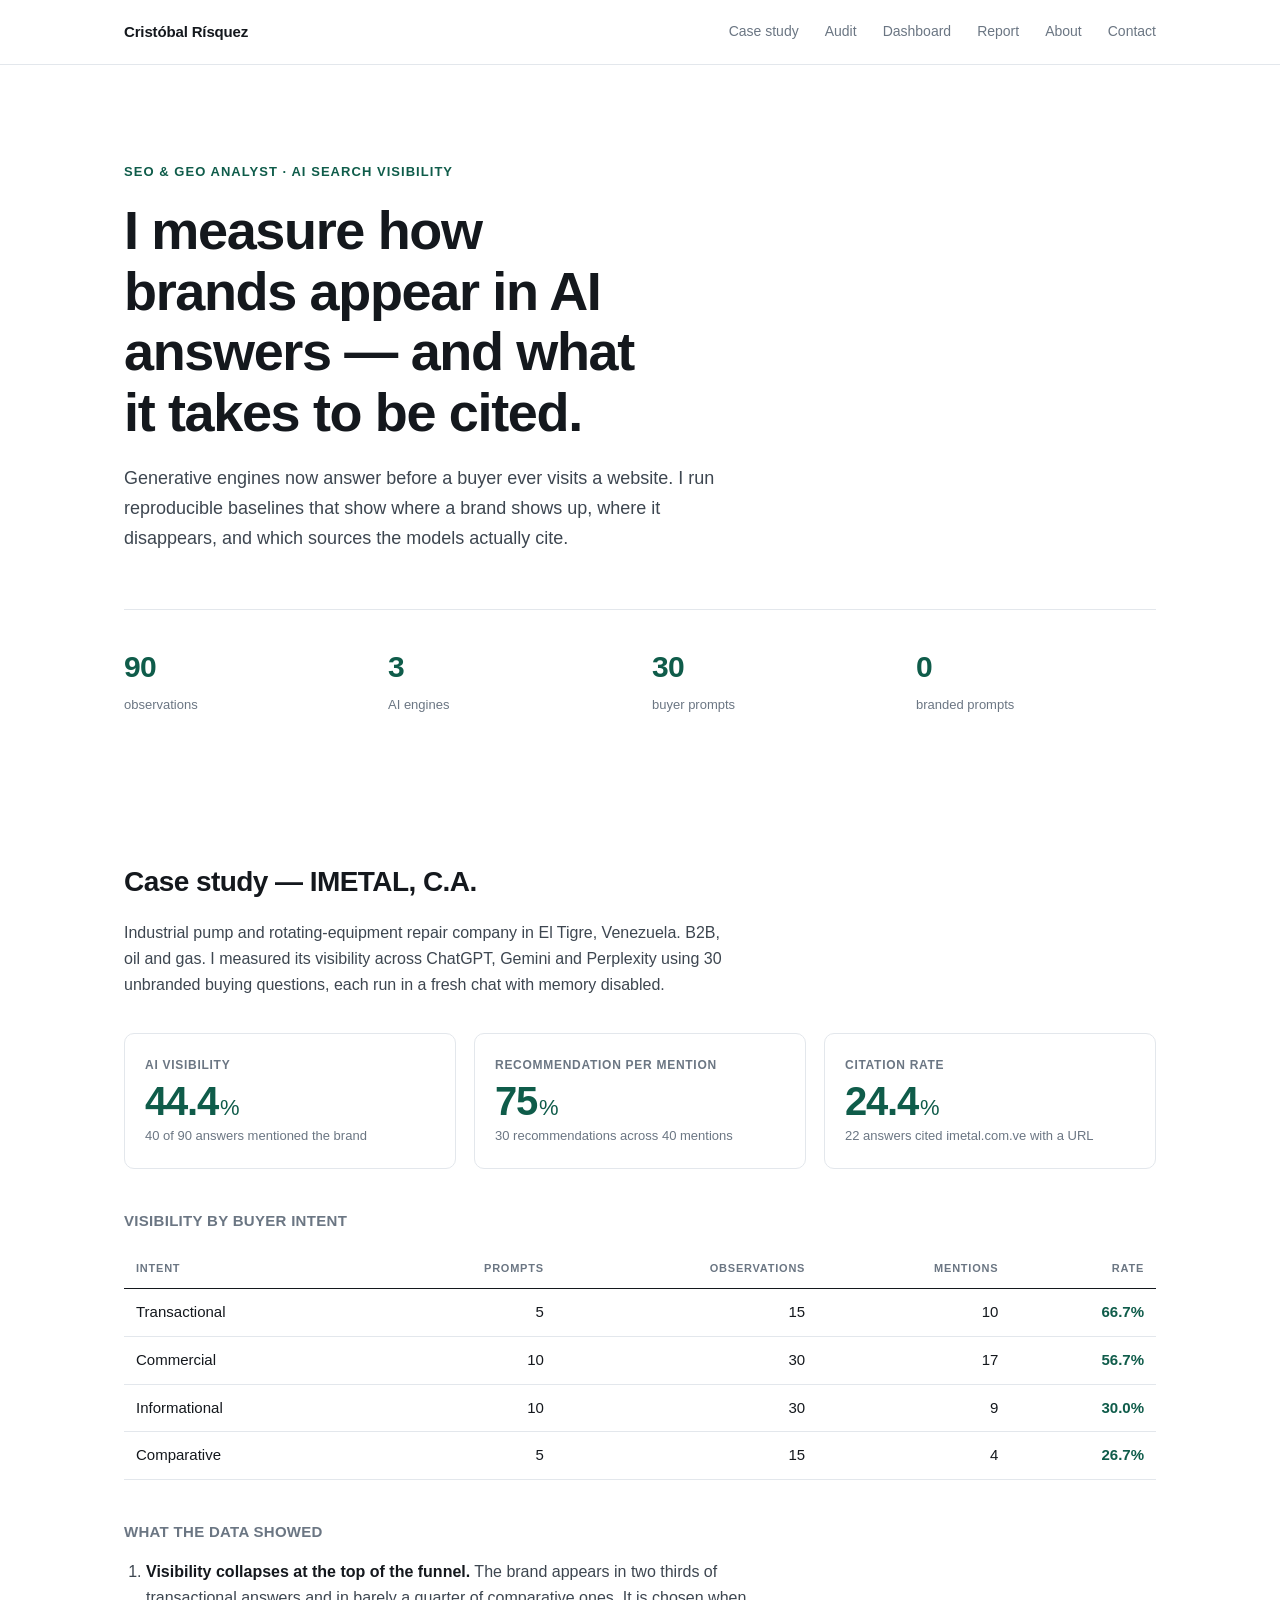
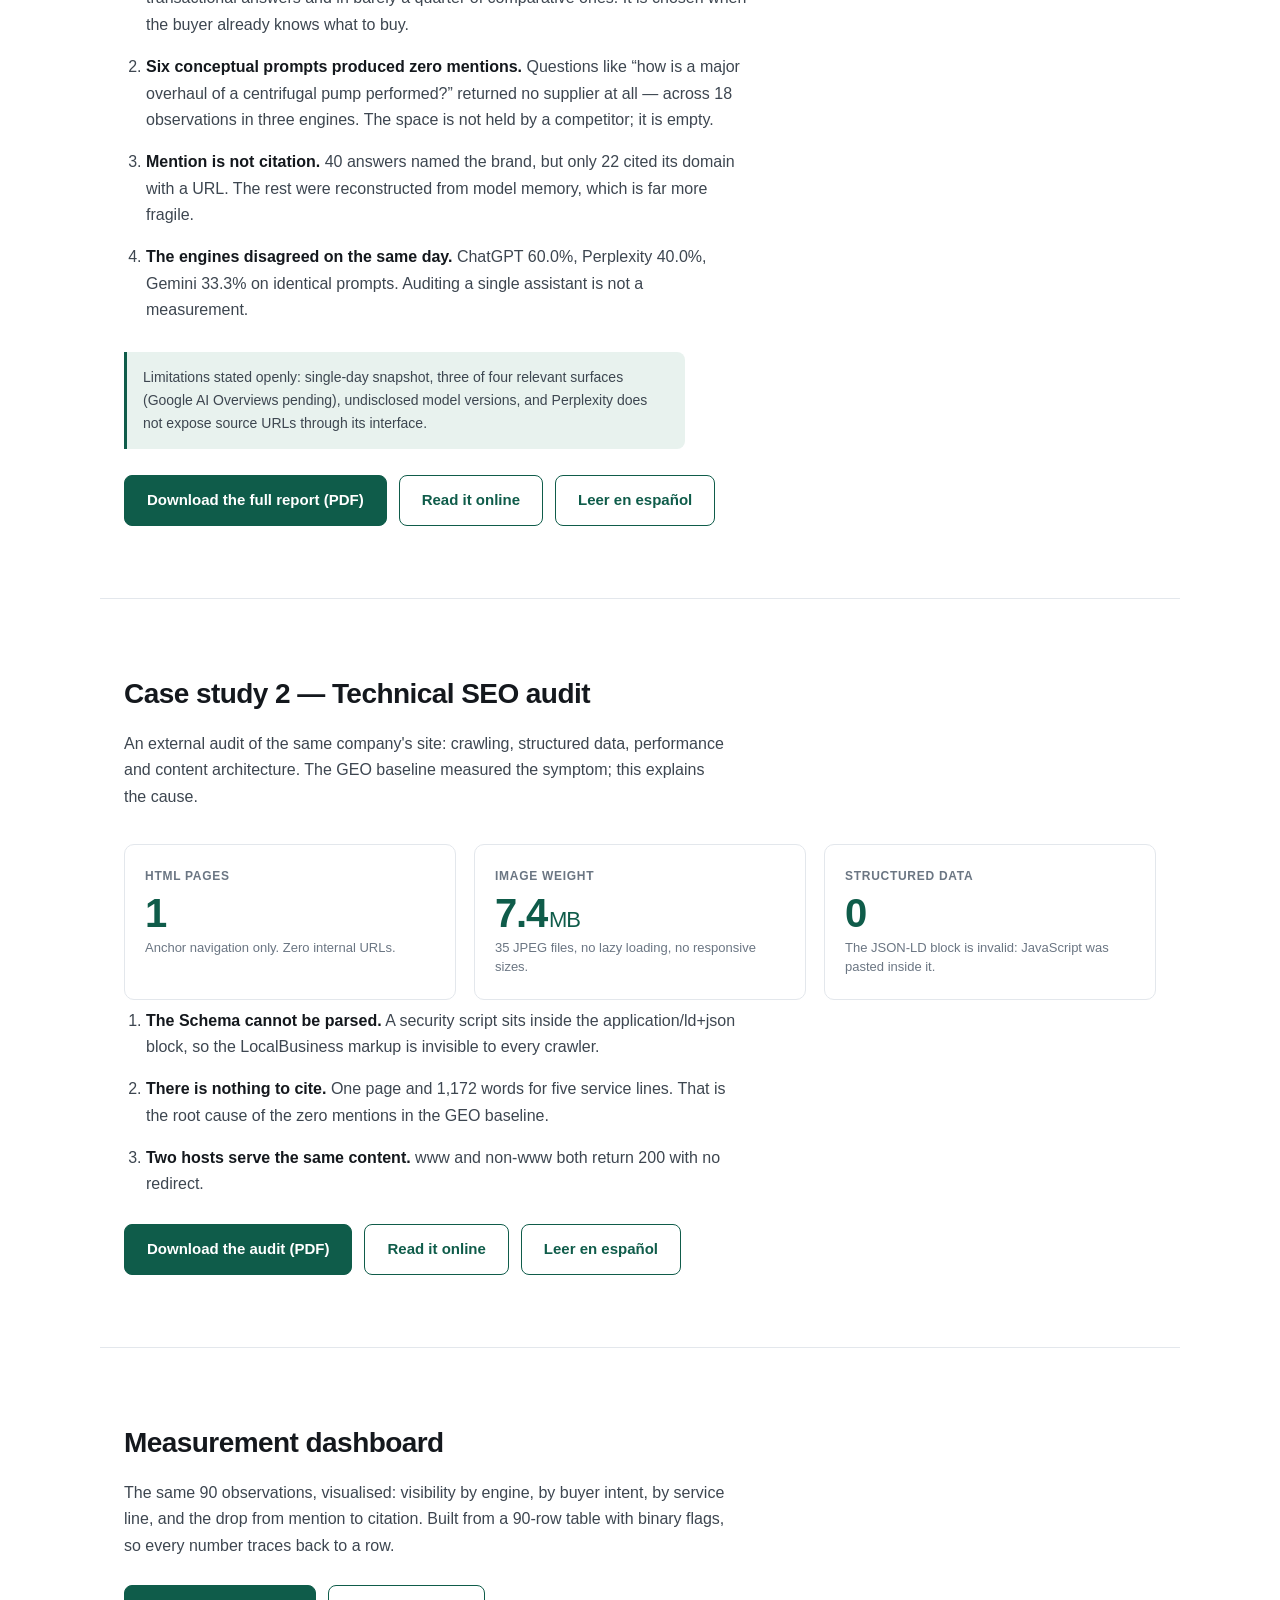
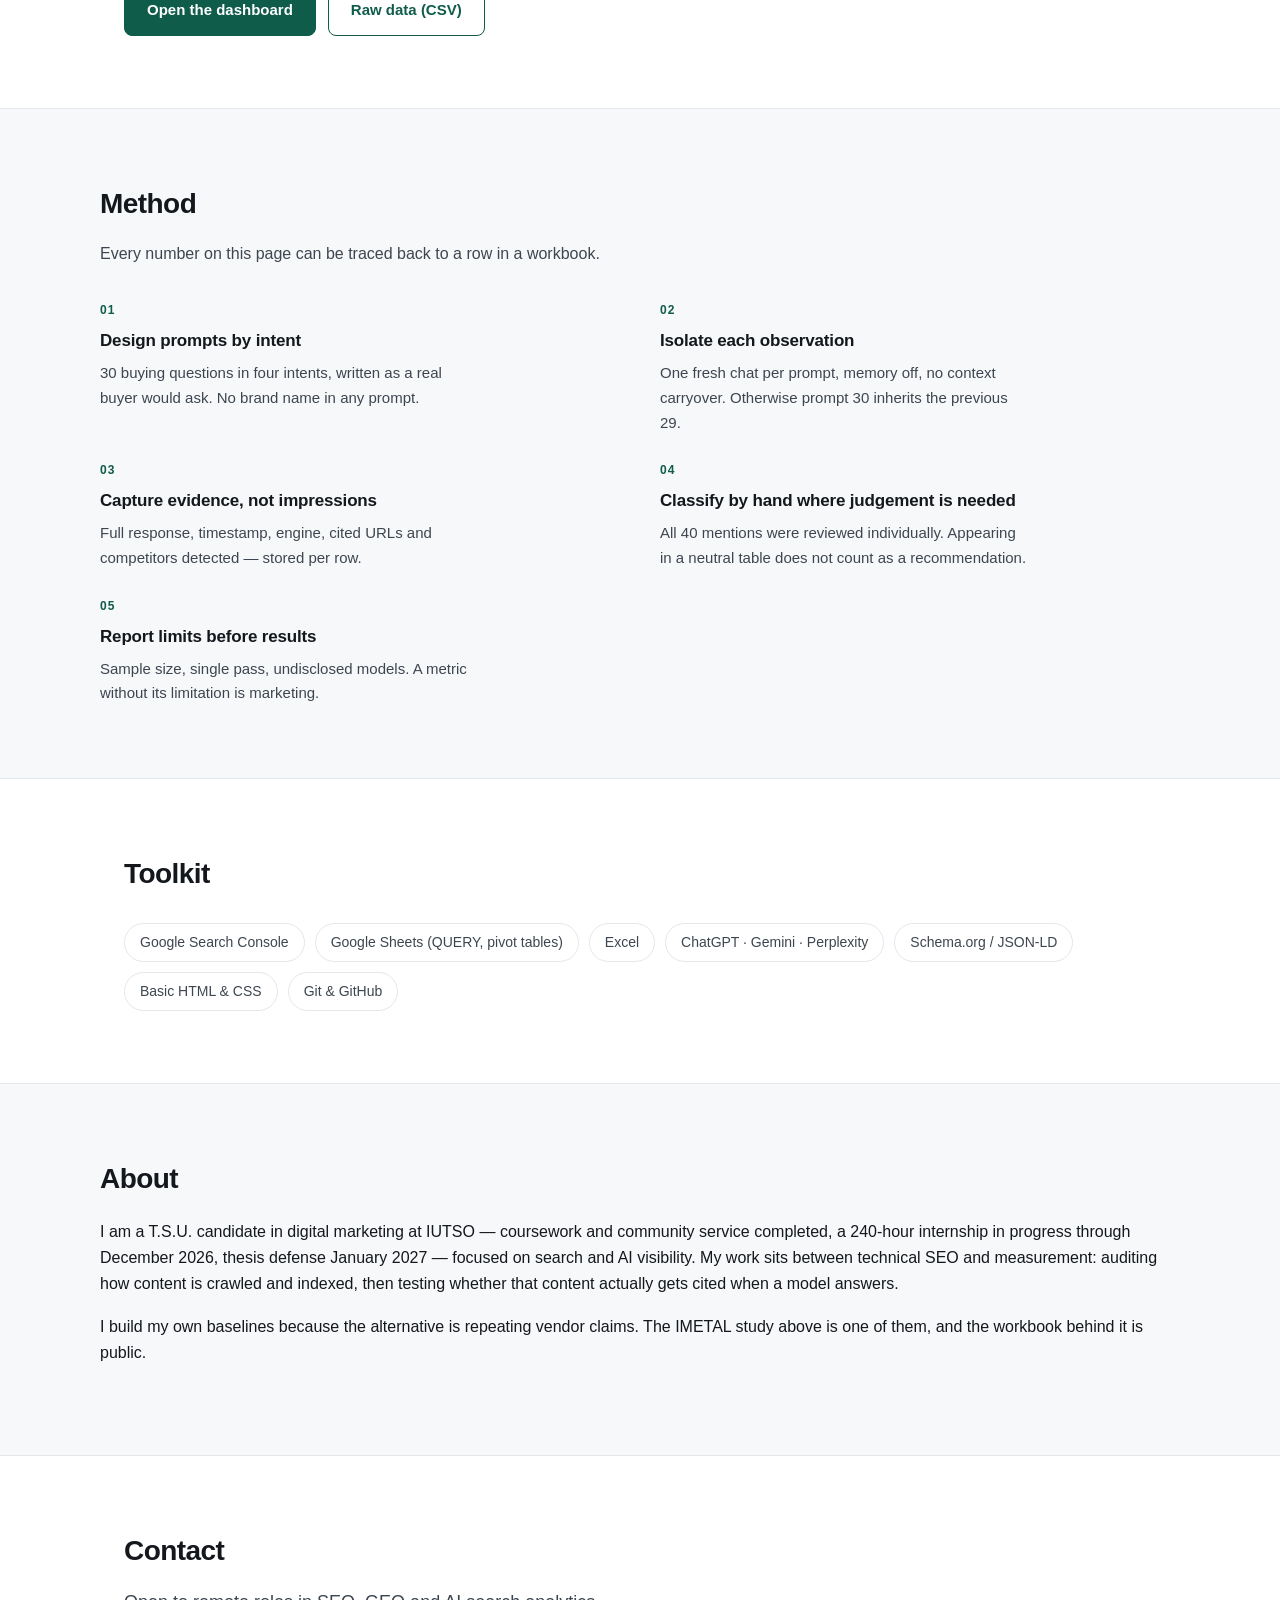
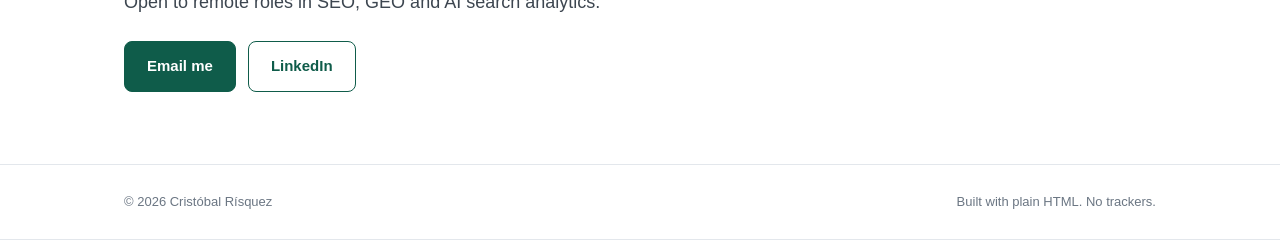
<file: index.html>
<!DOCTYPE html>
<html lang="en">
<head>
<meta charset="utf-8">
<meta name="viewport" content="width=device-width, initial-scale=1">
<title>Cristóbal Rísquez — SEO &amp; GEO Analyst</title>
<meta name="description" content="SEO and GEO analyst. I measure how brands appear and get cited in ChatGPT, Gemini and Perplexity, with reproducible method.">
<link rel="canonical" href="https://risquezzz.github.io/">
<link rel="icon" href="/favicon.svg" type="image/svg+xml">
<meta property="og:type" content="website">
<meta property="og:title" content="Cristóbal Rísquez — SEO & GEO Analyst">
<meta property="og:description" content="I measure how brands appear and get cited in AI answers. Case study: 90 observations across ChatGPT, Gemini and Perplexity.">
<meta property="og:url" content="https://risquezzz.github.io/">
<meta property="og:image" content="https://risquezzz.github.io/og.png">
<meta property="og:image:width" content="1200">
<meta property="og:image:height" content="630">
<meta name="twitter:card" content="summary_large_image">
<meta name="twitter:image" content="https://risquezzz.github.io/og.png">
<link rel="stylesheet" href="styles.css">
<script type="application/ld+json">
{
  "@context": "https://schema.org",
  "@graph": [
    {
      "@type": "Person",
      "@id": "https://risquezzz.github.io/#person",
      "name": "Cristóbal Rísquez",
      "jobTitle": "SEO & GEO Analyst",
      "description": "Analyst specialised in search engine optimization and generative engine optimization. Measures brand visibility and citations across AI answer engines.",
      "knowsAbout": ["Search Engine Optimization", "Generative Engine Optimization", "Answer Engine Optimization", "AI Search", "Technical SEO", "Search Analytics"],
      "address": { "@type": "PostalAddress", "addressCountry": "VE" },
      "url": "https://risquezzz.github.io/",
      "sameAs": ["https://www.linkedin.com/in/crist%C3%B3bal-r%C3%ADsquez-a76523441"]
    },
    {
      "@type": "Article",
      "headline": "GEO Visibility Baseline — IMETAL, C.A.",
      "about": "Measurement of brand visibility, recommendation and citations across ChatGPT, Gemini and Perplexity.",
      "author": { "@id": "https://risquezzz.github.io/#person" },
      "datePublished": "2026-11-10",
      "inLanguage": "en"
    }
  ]
}
</script>
</head>
<body>

<header class="site">
  <div class="wrap header-inner">
    <a class="brand" href="#top">Cristóbal Rísquez</a>
    <nav>
      <a href="#case">Case study</a>
      <a href="#audit">Audit</a>
      <a href="#dashboard">Dashboard</a>
      <a href="report/en.html">Report</a>
      <a href="#about">About</a>
      <a href="#contact">Contact</a>
    </nav>
  </div>
</header>

<main id="top">

  <section class="hero wrap">
    <p class="eyebrow">SEO &amp; GEO Analyst · AI Search Visibility</p>
    <h1>I measure how brands appear in AI answers — and what it takes to be cited.</h1>
    <p class="lede">
      Generative engines now answer before a buyer ever visits a website. I run reproducible
      baselines that show where a brand shows up, where it disappears, and which sources the
      models actually cite.
    </p>
    <div class="stats">
      <div><strong>90</strong><span>observations</span></div>
      <div><strong>3</strong><span>AI engines</span></div>
      <div><strong>30</strong><span>buyer prompts</span></div>
      <div><strong>0</strong><span>branded prompts</span></div>
    </div>
  </section>

  <section id="case" class="wrap section">
    <h2>Case study — IMETAL, C.A.</h2>
    <p class="section-lede">
      Industrial pump and rotating-equipment repair company in El Tigre, Venezuela. B2B, oil and gas.
      I measured its visibility across ChatGPT, Gemini and Perplexity using 30 unbranded buying
      questions, each run in a fresh chat with memory disabled.
    </p>

    <div class="grid-3">
      <div class="stat-card">
        <span class="stat-label">AI Visibility</span>
        <span class="stat-value">44.4<span>%</span></span>
        <span class="stat-note">40 of 90 answers mentioned the brand</span>
      </div>
      <div class="stat-card">
        <span class="stat-label">Recommendation per mention</span>
        <span class="stat-value">75<span>%</span></span>
        <span class="stat-note">30 recommendations across 40 mentions</span>
      </div>
      <div class="stat-card">
        <span class="stat-label">Citation Rate</span>
        <span class="stat-value">24.4<span>%</span></span>
        <span class="stat-note">22 answers cited imetal.com.ve with a URL</span>
      </div>
    </div>

    <h3>Visibility by buyer intent</h3>
    <table>
      <thead>
        <tr><th>Intent</th><th class="num">Prompts</th><th class="num">Observations</th><th class="num">Mentions</th><th class="num">Rate</th></tr>
      </thead>
      <tbody>
        <tr><td>Transactional</td><td class="num">5</td><td class="num">15</td><td class="num">10</td><td class="num strong">66.7%</td></tr>
        <tr><td>Commercial</td><td class="num">10</td><td class="num">30</td><td class="num">17</td><td class="num strong">56.7%</td></tr>
        <tr><td>Informational</td><td class="num">10</td><td class="num">30</td><td class="num">9</td><td class="num strong">30.0%</td></tr>
        <tr><td>Comparative</td><td class="num">5</td><td class="num">15</td><td class="num">4</td><td class="num strong">26.7%</td></tr>
      </tbody>
    </table>

    <h3>What the data showed</h3>
    <ol class="findings">
      <li>
        <strong>Visibility collapses at the top of the funnel.</strong>
        The brand appears in two thirds of transactional answers and in barely a quarter of
        comparative ones. It is chosen when the buyer already knows what to buy.
      </li>
      <li>
        <strong>Six conceptual prompts produced zero mentions.</strong>
        Questions like “how is a major overhaul of a centrifugal pump performed?” returned
        no supplier at all — across 18 observations in three engines. The space is not held
        by a competitor; it is empty.
      </li>
      <li>
        <strong>Mention is not citation.</strong>
        40 answers named the brand, but only 22 cited its domain with a URL. The rest were
        reconstructed from model memory, which is far more fragile.
      </li>
      <li>
        <strong>The engines disagreed on the same day.</strong>
        ChatGPT 60.0%, Perplexity 40.0%, Gemini 33.3% on identical prompts. Auditing a single
        assistant is not a measurement.
      </li>
    </ol>

    <p class="note">
      Limitations stated openly: single-day snapshot, three of four relevant surfaces
      (Google AI Overviews pending), undisclosed model versions, and Perplexity does not
      expose source URLs through its interface.
    </p>

    <p class="report-links">
      <a class="btn" href="report/IMETAL_GEO_Report_EN.pdf">Download the full report (PDF)</a>
      <a class="btn ghost" href="report/en.html">Read it online</a>
      <a class="btn ghost" href="report/es.html" hreflang="es" lang="es">Leer en español</a>
    </p>
  </section>

  <section id="audit" class="wrap section" style="border-top:1px solid var(--line)">
    <h2>Case study 2 — Technical SEO audit</h2>
    <p class="section-lede">
      An external audit of the same company's site: crawling, structured data, performance and
      content architecture. The GEO baseline measured the symptom; this explains the cause.
    </p>

    <div class="grid-3">
      <div class="stat-card">
        <span class="stat-label">HTML pages</span>
        <span class="stat-value">1</span>
        <span class="stat-note">Anchor navigation only. Zero internal URLs.</span>
      </div>
      <div class="stat-card">
        <span class="stat-label">Image weight</span>
        <span class="stat-value">7.4<span>MB</span></span>
        <span class="stat-note">35 JPEG files, no lazy loading, no responsive sizes.</span>
      </div>
      <div class="stat-card">
        <span class="stat-label">Structured data</span>
        <span class="stat-value">0</span>
        <span class="stat-note">The JSON-LD block is invalid: JavaScript was pasted inside it.</span>
      </div>
    </div>

    <ol class="findings">
      <li>
        <strong>The Schema cannot be parsed.</strong>
        A security script sits inside the application/ld+json block, so the LocalBusiness
        markup is invisible to every crawler.
      </li>
      <li>
        <strong>There is nothing to cite.</strong>
        One page and 1,172 words for five service lines. That is the root cause of the zero
        mentions in the GEO baseline.
      </li>
      <li>
        <strong>Two hosts serve the same content.</strong>
        www and non-www both return 200 with no redirect.
      </li>
    </ol>

    <p class="report-links">
      <a class="btn" href="audit/Technical_SEO_Audit_EN.pdf">Download the audit (PDF)</a>
      <a class="btn ghost" href="audit/en.html">Read it online</a>
      <a class="btn ghost" href="audit/es.html" hreflang="es" lang="es">Leer en español</a>
    </p>
  </section>

  <section id="dashboard" class="wrap section" style="border-top:1px solid var(--line)">
    <h2>Measurement dashboard</h2>
    <p class="section-lede">
      The same 90 observations, visualised: visibility by engine, by buyer intent, by service line,
      and the drop from mention to citation. Built from a 90-row table with binary flags, so every
      number traces back to a row.
    </p>
    <p class="report-links">
      <a class="btn" href="dashboard/">Open the dashboard</a>
      <a class="btn ghost" href="dashboard/data.csv">Raw data (CSV)</a>
    </p>
  </section>

  <section id="method" class="wrap section alt">
    <h2>Method</h2>
    <p class="section-lede">Every number on this page can be traced back to a row in a workbook.</p>
    <div class="steps">
      <div class="step">
        <span class="step-n">01</span>
        <h3>Design prompts by intent</h3>
        <p>30 buying questions in four intents, written as a real buyer would ask. No brand name in any prompt.</p>
      </div>
      <div class="step">
        <span class="step-n">02</span>
        <h3>Isolate each observation</h3>
        <p>One fresh chat per prompt, memory off, no context carryover. Otherwise prompt 30 inherits the previous 29.</p>
      </div>
      <div class="step">
        <span class="step-n">03</span>
        <h3>Capture evidence, not impressions</h3>
        <p>Full response, timestamp, engine, cited URLs and competitors detected — stored per row.</p>
      </div>
      <div class="step">
        <span class="step-n">04</span>
        <h3>Classify by hand where judgement is needed</h3>
        <p>All 40 mentions were reviewed individually. Appearing in a neutral table does not count as a recommendation.</p>
      </div>
      <div class="step">
        <span class="step-n">05</span>
        <h3>Report limits before results</h3>
        <p>Sample size, single pass, undisclosed models. A metric without its limitation is marketing.</p>
      </div>
    </div>
  </section>

  <section class="wrap section">
    <h2>Toolkit</h2>
    <ul class="tools">
      <li>Google Search Console</li>
      <li>Google Sheets (QUERY, pivot tables)</li>
      <li>Excel</li>
      <li>ChatGPT · Gemini · Perplexity</li>
      <li>Schema.org / JSON-LD</li>
      <li>Basic HTML &amp; CSS</li>
      <li>Git &amp; GitHub</li>
    </ul>
  </section>

  <section id="about" class="wrap section alt">
    <h2>About</h2>
    <p>
      I am a T.S.U. candidate in digital marketing at IUTSO — coursework and community
      service completed, a 240-hour internship in progress through December 2026, thesis
      defense January 2027 — focused on search
      and AI visibility. My work sits between technical SEO and measurement: auditing how
      content is crawled and indexed, then testing whether that content actually gets cited
      when a model answers.
    </p>
    <p>
      I build my own baselines because the alternative is repeating vendor claims. The IMETAL
      study above is one of them, and the workbook behind it is public.
    </p>
  </section>

  <section id="contact" class="wrap section">
    <h2>Contact</h2>
    <p class="contact-line">
      Open to remote roles in SEO, GEO and AI search analytics.
    </p>
    <p class="contact-actions">
      <a class="btn" href="mailto:cristobalrisquez.1@gmail.com">Email me</a>
      <a class="btn ghost" href="https://www.linkedin.com/in/crist%C3%B3bal-r%C3%ADsquez-a76523441" rel="noopener">LinkedIn</a>
    </p>
  </section>

</main>

<footer class="site">
  <div class="wrap">
    <span>© 2026 Cristóbal Rísquez</span>
    <span>Built with plain HTML. No trackers.</span>
  </div>
</footer>

</body>
</html>
</file>
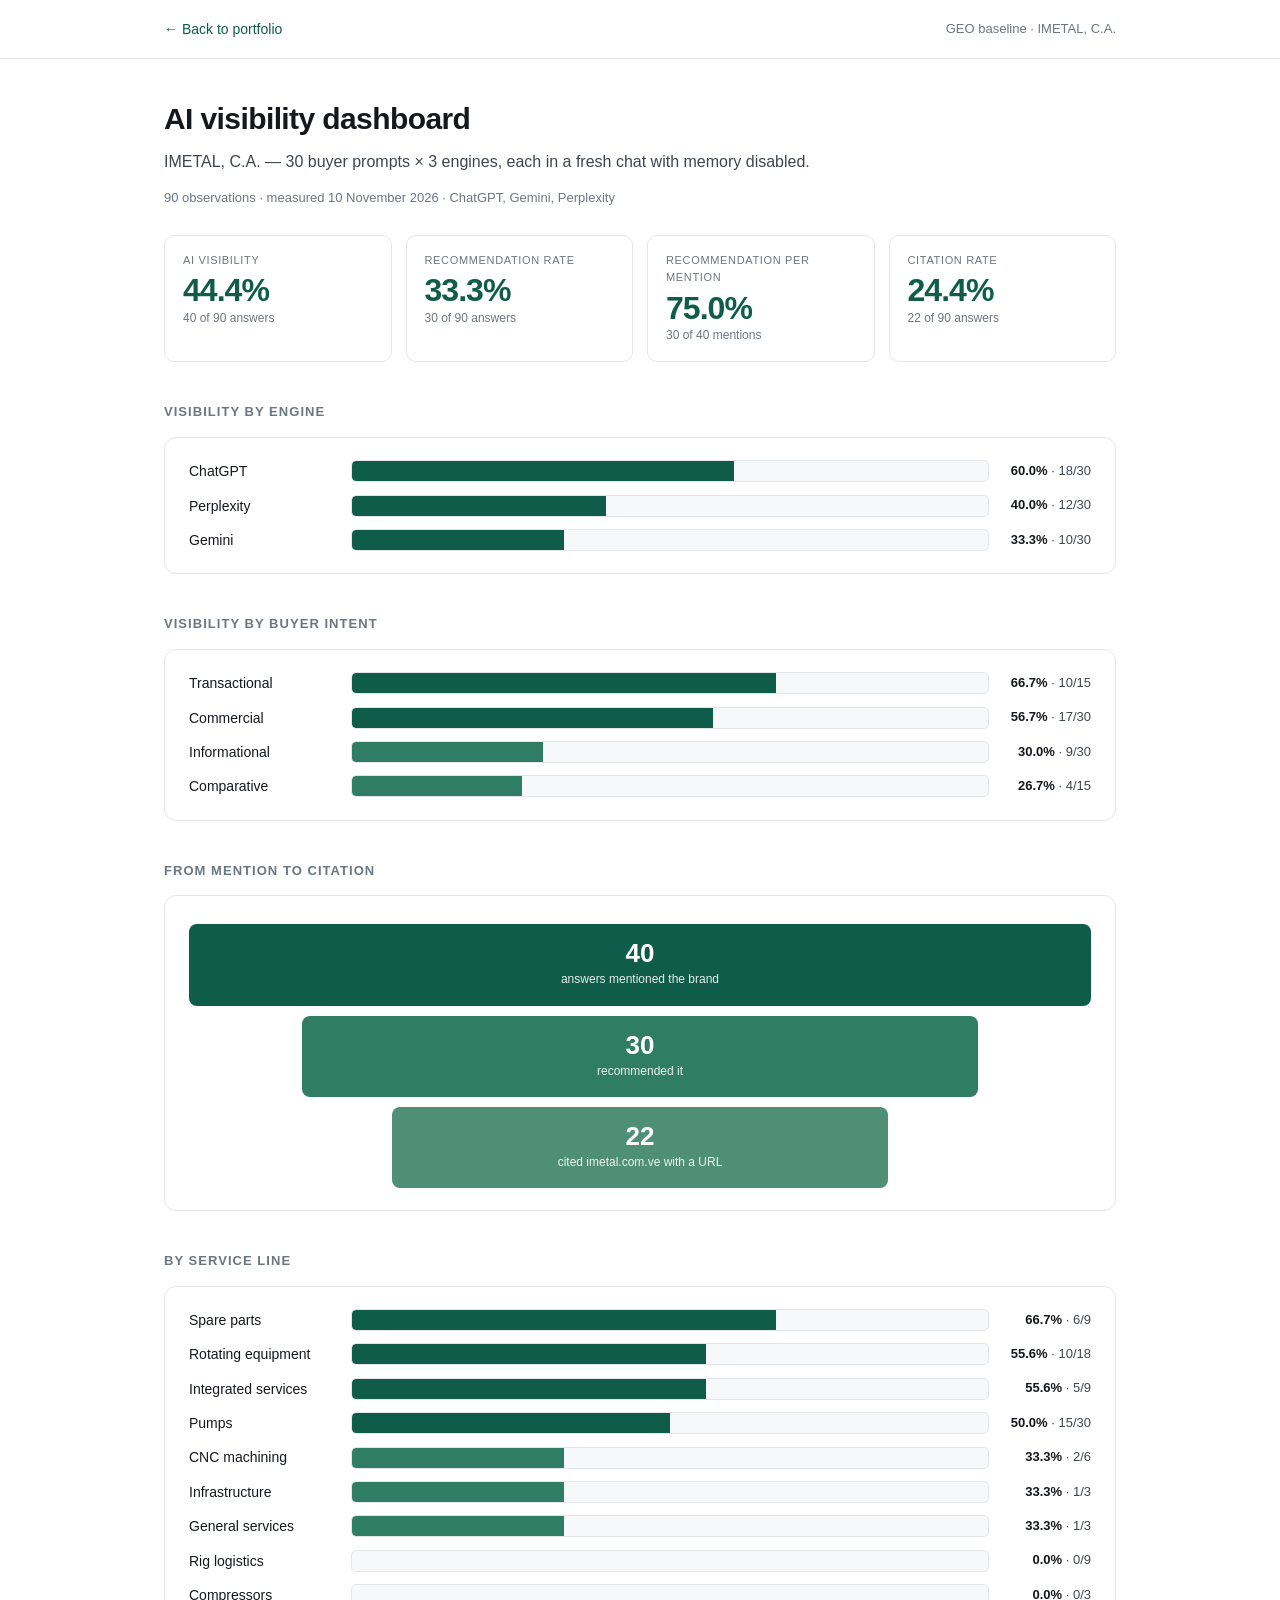
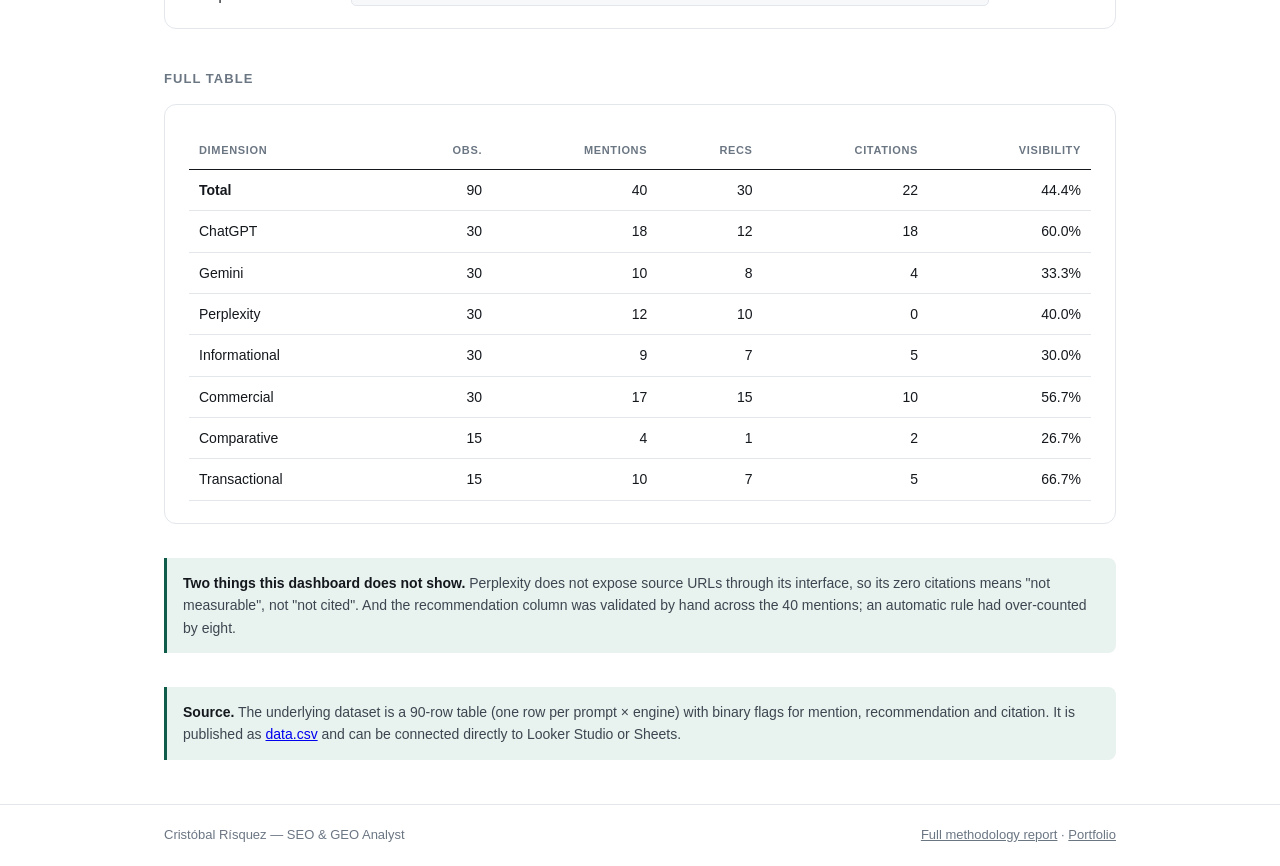
<file: dashboard/index.html>
<!DOCTYPE html>
<html lang="en">
<head>
<meta charset="utf-8">
<meta name="viewport" content="width=device-width, initial-scale=1">
<title>GEO Measurement Dashboard — IMETAL, C.A.</title>
<meta name="description" content="AI visibility dashboard for the IMETAL GEO baseline: 90 observations across ChatGPT, Gemini and Perplexity, by intent and service line.">
<link rel="canonical" href="https://risquezzz.github.io/dashboard/">
<style>
:root{
  --ink:#14181d; --ink2:#3d4650; --muted:#6b7683; --line:#e3e7ec;
  --bg:#fff; --alt:#f7f8fa; --accent:#0f5c4a; --accent2:#2f7d63;
  --warn:#b45309; --soft:#e8f2ee;
}
*{box-sizing:border-box}
body{
  margin:0;background:var(--bg);color:var(--ink);
  font:16px/1.6 -apple-system,BlinkMacSystemFont,"Segoe UI",Roboto,Helvetica,Arial,sans-serif;
  -webkit-font-smoothing:antialiased;
}
.wrap{max-width:1000px;margin:0 auto;padding:0 24px}
header.top{border-bottom:1px solid var(--line);padding:18px 0}
header.top .wrap{display:flex;justify-content:space-between;align-items:center;gap:16px}
header.top a{color:var(--accent);text-decoration:none;font-size:14px}
header.top span{font-size:13px;color:var(--muted)}
h1{font-size:30px;letter-spacing:-.02em;margin:36px 0 6px;font-weight:680}
.sub{color:var(--ink2);margin:0 0 6px}
.meta{color:var(--muted);font-size:13px}
h2{font-size:13px;letter-spacing:.08em;text-transform:uppercase;color:var(--muted);
   margin:40px 0 14px;font-weight:600}
.kpis{display:grid;grid-template-columns:repeat(4,1fr);gap:14px;margin-top:26px}
.kpi{border:1px solid var(--line);border-radius:10px;padding:16px 18px}
.kpi .k{font-size:11px;letter-spacing:.06em;text-transform:uppercase;color:var(--muted)}
.kpi .v{font-size:32px;font-weight:680;letter-spacing:-.03em;color:var(--accent);line-height:1.1;margin-top:4px}
.kpi .d{font-size:12px;color:var(--muted)}

.panel{border:1px solid var(--line);border-radius:12px;padding:22px 24px;margin-top:8px}
.bar-row{display:grid;grid-template-columns:150px 1fr 90px;gap:12px;align-items:center;margin-bottom:12px}
.bar-row:last-child{margin-bottom:0}
.bar-row .lbl{font-size:14px;color:var(--ink)}
.bar-row .track{height:22px;background:var(--alt);border-radius:5px;overflow:hidden;border:1px solid var(--line)}
.bar-row .fill{height:100%;background:var(--accent);border-radius:4px 0 0 4px}
.bar-row .val{font-size:13px;text-align:right;font-variant-numeric:tabular-nums;color:var(--ink2)}
.bar-row .val b{color:var(--ink)}
.bar-row.alt .fill{background:var(--accent2)}
.bar-row.zero .fill{background:#d9dee4}

.funnel{display:flex;flex-direction:column;gap:10px;align-items:center;margin-top:6px}
.fstep{border-radius:8px;padding:16px;text-align:center;color:#fff;background:var(--accent)}
.fstep .n{font-size:26px;font-weight:700;line-height:1}
.fstep .t{font-size:12px;opacity:.9;margin-top:4px}
.fstep:nth-child(2){background:var(--accent2)}
.fstep:nth-child(3){background:#4f8f78}

table{width:100%;border-collapse:collapse;font-size:14px;margin-top:6px}
th,td{padding:9px 10px;border-bottom:1px solid var(--line);text-align:left}
th{font-size:11px;letter-spacing:.06em;text-transform:uppercase;color:var(--muted);border-bottom:1px solid var(--ink)}
td.num,th.num{text-align:right;font-variant-numeric:tabular-nums}
tbody tr:hover{background:var(--alt)}

.note{margin-top:34px;padding:14px 16px;background:var(--soft);
      border-left:3px solid var(--accent);border-radius:0 8px 8px 0;font-size:14px;color:var(--ink2)}
.note b{color:var(--ink)}
footer{border-top:1px solid var(--line);margin-top:44px;padding:20px 0;font-size:13px;color:var(--muted)}
footer .wrap{display:flex;justify-content:space-between;gap:16px;flex-wrap:wrap}
footer a{color:var(--muted)}

@media (max-width:760px){
  .kpis{grid-template-columns:1fr 1fr}
  .bar-row{grid-template-columns:110px 1fr 70px}
  h1{font-size:24px}
}
@media print{
  header.top, footer{display:none}
  .panel{break-inside:avoid}
}
</style>
</head>
<body>

<header class="top">
  <div class="wrap">
    <a href="../index.html">&larr; Back to portfolio</a>
    <span>GEO baseline · IMETAL, C.A.</span>
  </div>
</header>

<main class="wrap">
  <h1>AI visibility dashboard</h1>
  <p class="sub">IMETAL, C.A. — 30 buyer prompts × 3 engines, each in a fresh chat with memory disabled.</p>
  <p class="meta">90 observations · measured 10 November 2026 · ChatGPT, Gemini, Perplexity</p>

  <div class="kpis">
    <div class="kpi">
      <div class="k">AI Visibility</div>
      <div class="v">44.4%</div>
      <div class="d">40 of 90 answers</div>
    </div>
    <div class="kpi">
      <div class="k">Recommendation Rate</div>
      <div class="v">33.3%</div>
      <div class="d">30 of 90 answers</div>
    </div>
    <div class="kpi">
      <div class="k">Recommendation per mention</div>
      <div class="v">75.0%</div>
      <div class="d">30 of 40 mentions</div>
    </div>
    <div class="kpi">
      <div class="k">Citation Rate</div>
      <div class="v">24.4%</div>
      <div class="d">22 of 90 answers</div>
    </div>
  </div>

  <h2>Visibility by engine</h2>
  <div class="panel">
    <div class="bar-row">
      <span class="lbl">ChatGPT</span>
      <div class="track"><div class="fill" style="width:60%"></div></div>
      <span class="val"><b>60.0%</b> · 18/30</span>
    </div>
    <div class="bar-row">
      <span class="lbl">Perplexity</span>
      <div class="track"><div class="fill" style="width:40%"></div></div>
      <span class="val"><b>40.0%</b> · 12/30</span>
    </div>
    <div class="bar-row">
      <span class="lbl">Gemini</span>
      <div class="track"><div class="fill" style="width:33.3%"></div></div>
      <span class="val"><b>33.3%</b> · 10/30</span>
    </div>
  </div>

  <h2>Visibility by buyer intent</h2>
  <div class="panel">
    <div class="bar-row">
      <span class="lbl">Transactional</span>
      <div class="track"><div class="fill" style="width:66.7%"></div></div>
      <span class="val"><b>66.7%</b> · 10/15</span>
    </div>
    <div class="bar-row">
      <span class="lbl">Commercial</span>
      <div class="track"><div class="fill" style="width:56.7%"></div></div>
      <span class="val"><b>56.7%</b> · 17/30</span>
    </div>
    <div class="bar-row alt">
      <span class="lbl">Informational</span>
      <div class="track"><div class="fill" style="width:30%"></div></div>
      <span class="val"><b>30.0%</b> · 9/30</span>
    </div>
    <div class="bar-row alt">
      <span class="lbl">Comparative</span>
      <div class="track"><div class="fill" style="width:26.7%"></div></div>
      <span class="val"><b>26.7%</b> · 4/15</span>
    </div>
  </div>

  <h2>From mention to citation</h2>
  <div class="panel">
    <div class="funnel">
      <div class="fstep" style="width:100%">
        <div class="n">40</div>
        <div class="t">answers mentioned the brand</div>
      </div>
      <div class="fstep" style="width:75%">
        <div class="n">30</div>
        <div class="t">recommended it</div>
      </div>
      <div class="fstep" style="width:55%">
        <div class="n">22</div>
        <div class="t">cited imetal.com.ve with a URL</div>
      </div>
    </div>
  </div>

  <h2>By service line</h2>
  <div class="panel">
    <div class="bar-row">
      <span class="lbl">Spare parts</span>
      <div class="track"><div class="fill" style="width:66.7%"></div></div>
      <span class="val"><b>66.7%</b> · 6/9</span>
    </div>
    <div class="bar-row">
      <span class="lbl">Rotating equipment</span>
      <div class="track"><div class="fill" style="width:55.6%"></div></div>
      <span class="val"><b>55.6%</b> · 10/18</span>
    </div>
    <div class="bar-row">
      <span class="lbl">Integrated services</span>
      <div class="track"><div class="fill" style="width:55.6%"></div></div>
      <span class="val"><b>55.6%</b> · 5/9</span>
    </div>
    <div class="bar-row">
      <span class="lbl">Pumps</span>
      <div class="track"><div class="fill" style="width:50%"></div></div>
      <span class="val"><b>50.0%</b> · 15/30</span>
    </div>
    <div class="bar-row alt">
      <span class="lbl">CNC machining</span>
      <div class="track"><div class="fill" style="width:33.3%"></div></div>
      <span class="val"><b>33.3%</b> · 2/6</span>
    </div>
    <div class="bar-row alt">
      <span class="lbl">Infrastructure</span>
      <div class="track"><div class="fill" style="width:33.3%"></div></div>
      <span class="val"><b>33.3%</b> · 1/3</span>
    </div>
    <div class="bar-row alt">
      <span class="lbl">General services</span>
      <div class="track"><div class="fill" style="width:33.3%"></div></div>
      <span class="val"><b>33.3%</b> · 1/3</span>
    </div>
    <div class="bar-row zero">
      <span class="lbl">Rig logistics</span>
      <div class="track"><div class="fill" style="width:0"></div></div>
      <span class="val"><b>0.0%</b> · 0/9</span>
    </div>
    <div class="bar-row zero">
      <span class="lbl">Compressors</span>
      <div class="track"><div class="fill" style="width:0"></div></div>
      <span class="val"><b>0.0%</b> · 0/3</span>
    </div>
  </div>

  <h2>Full table</h2>
  <div class="panel">
    <table>
      <thead>
        <tr><th>Dimension</th><th class="num">Obs.</th><th class="num">Mentions</th><th class="num">Recs</th><th class="num">Citations</th><th class="num">Visibility</th></tr>
      </thead>
      <tbody>
        <tr><td><strong>Total</strong></td><td class="num">90</td><td class="num">40</td><td class="num">30</td><td class="num">22</td><td class="num">44.4%</td></tr>
        <tr><td>ChatGPT</td><td class="num">30</td><td class="num">18</td><td class="num">12</td><td class="num">18</td><td class="num">60.0%</td></tr>
        <tr><td>Gemini</td><td class="num">30</td><td class="num">10</td><td class="num">8</td><td class="num">4</td><td class="num">33.3%</td></tr>
        <tr><td>Perplexity</td><td class="num">30</td><td class="num">12</td><td class="num">10</td><td class="num">0</td><td class="num">40.0%</td></tr>
        <tr><td>Informational</td><td class="num">30</td><td class="num">9</td><td class="num">7</td><td class="num">5</td><td class="num">30.0%</td></tr>
        <tr><td>Commercial</td><td class="num">30</td><td class="num">17</td><td class="num">15</td><td class="num">10</td><td class="num">56.7%</td></tr>
        <tr><td>Comparative</td><td class="num">15</td><td class="num">4</td><td class="num">1</td><td class="num">2</td><td class="num">26.7%</td></tr>
        <tr><td>Transactional</td><td class="num">15</td><td class="num">10</td><td class="num">7</td><td class="num">5</td><td class="num">66.7%</td></tr>
      </tbody>
    </table>
  </div>

  <div class="note">
    <b>Two things this dashboard does not show.</b> Perplexity does not expose source URLs through its
    interface, so its zero citations means "not measurable", not "not cited". And the recommendation
    column was validated by hand across the 40 mentions; an automatic rule had over-counted by eight.
  </div>

  <div class="note">
    <b>Source.</b> The underlying dataset is a 90-row table (one row per prompt × engine) with binary
    flags for mention, recommendation and citation. It is published as
    <a href="data.csv">data.csv</a> and can be connected directly to Looker Studio or Sheets.
  </div>
</main>

<footer>
  <div class="wrap">
    <span>Cristóbal Rísquez — SEO &amp; GEO Analyst</span>
    <span><a href="../report/en.html">Full methodology report</a> · <a href="../index.html">Portfolio</a></span>
  </div>
</footer>

</body>
</html>
</file>
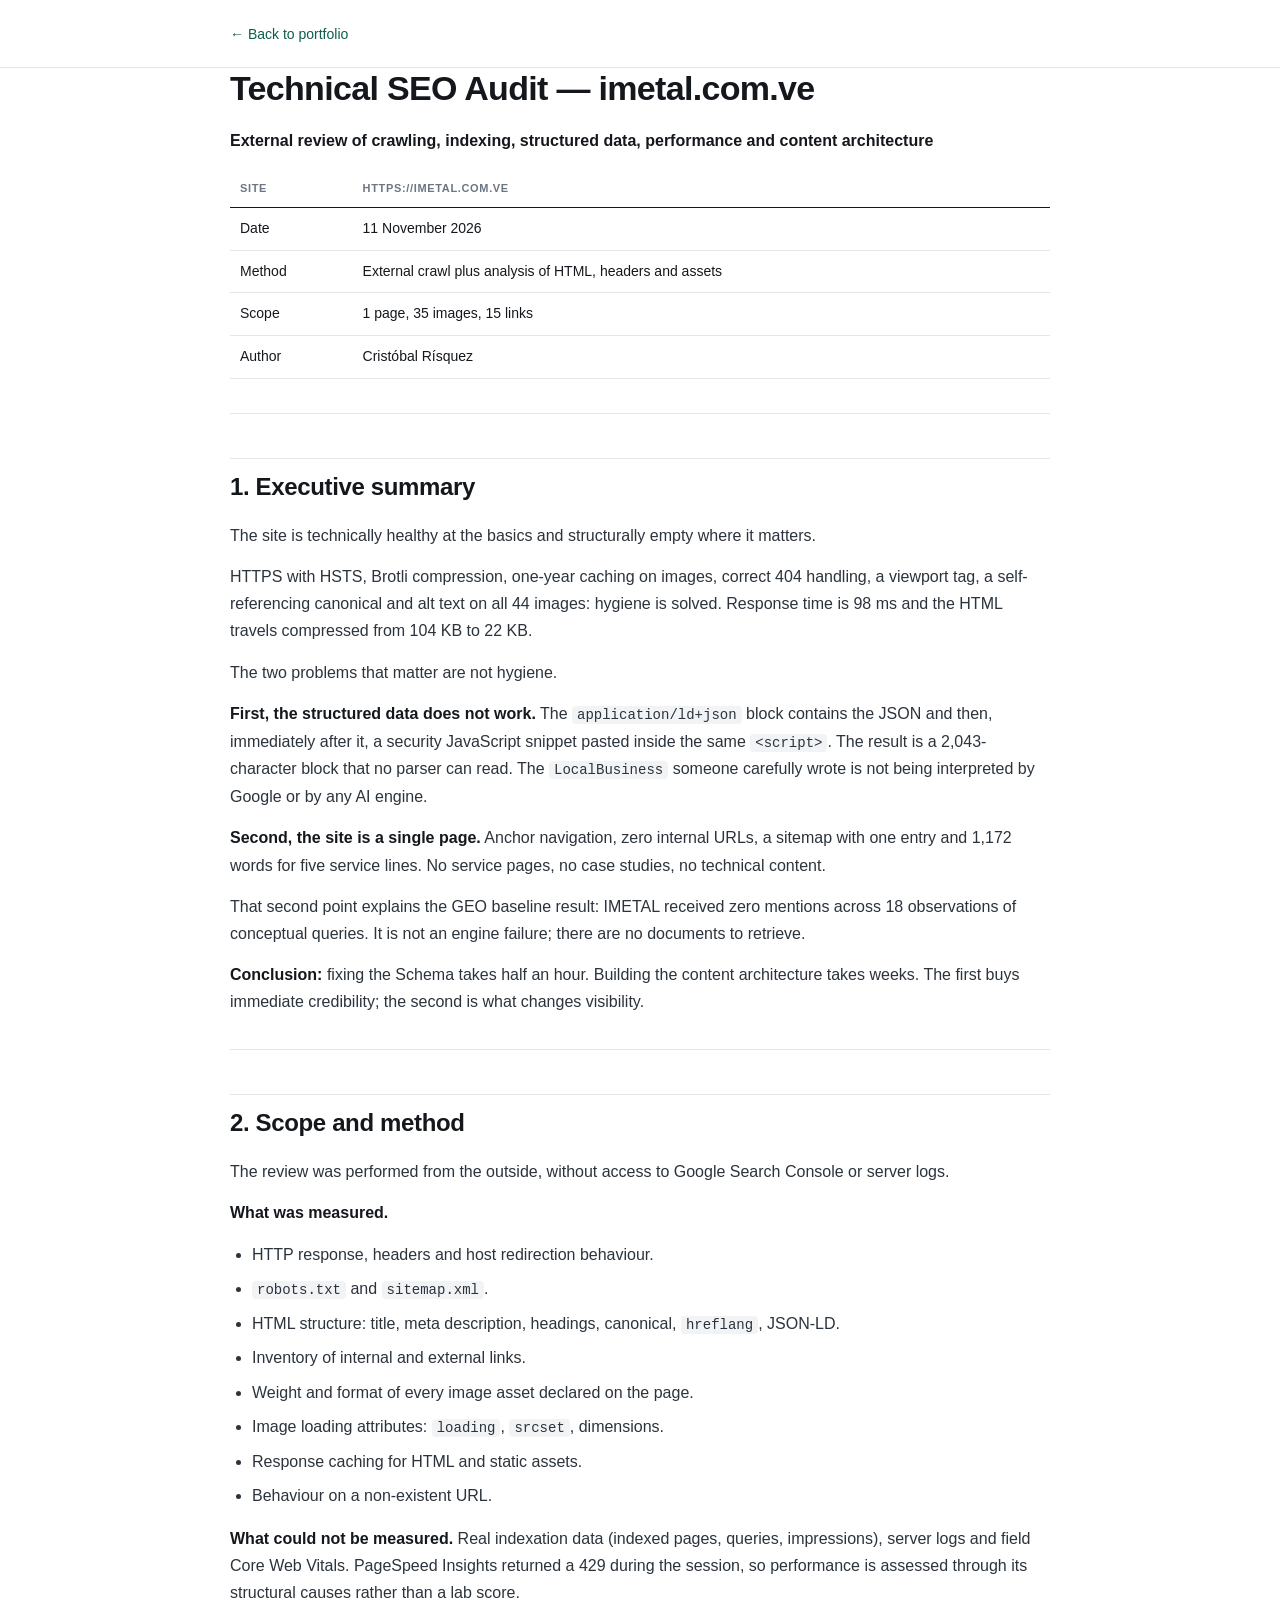
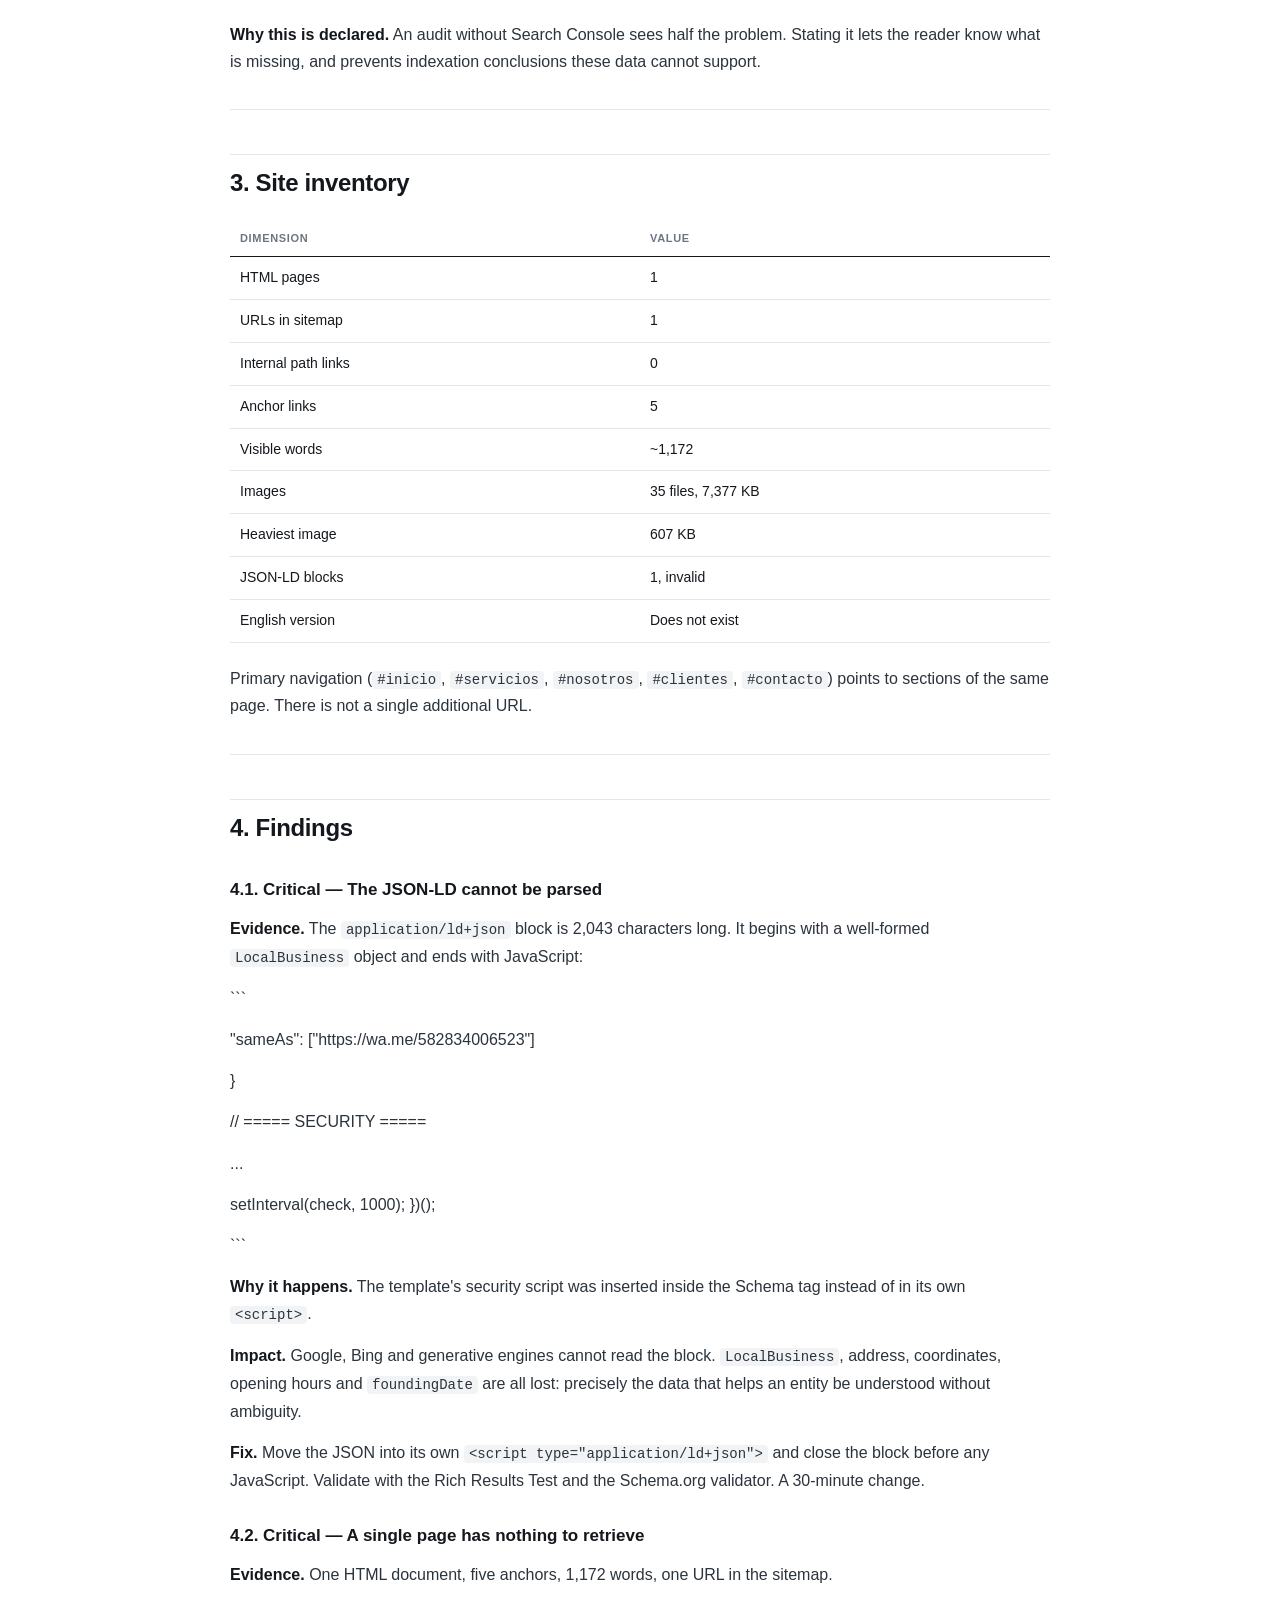
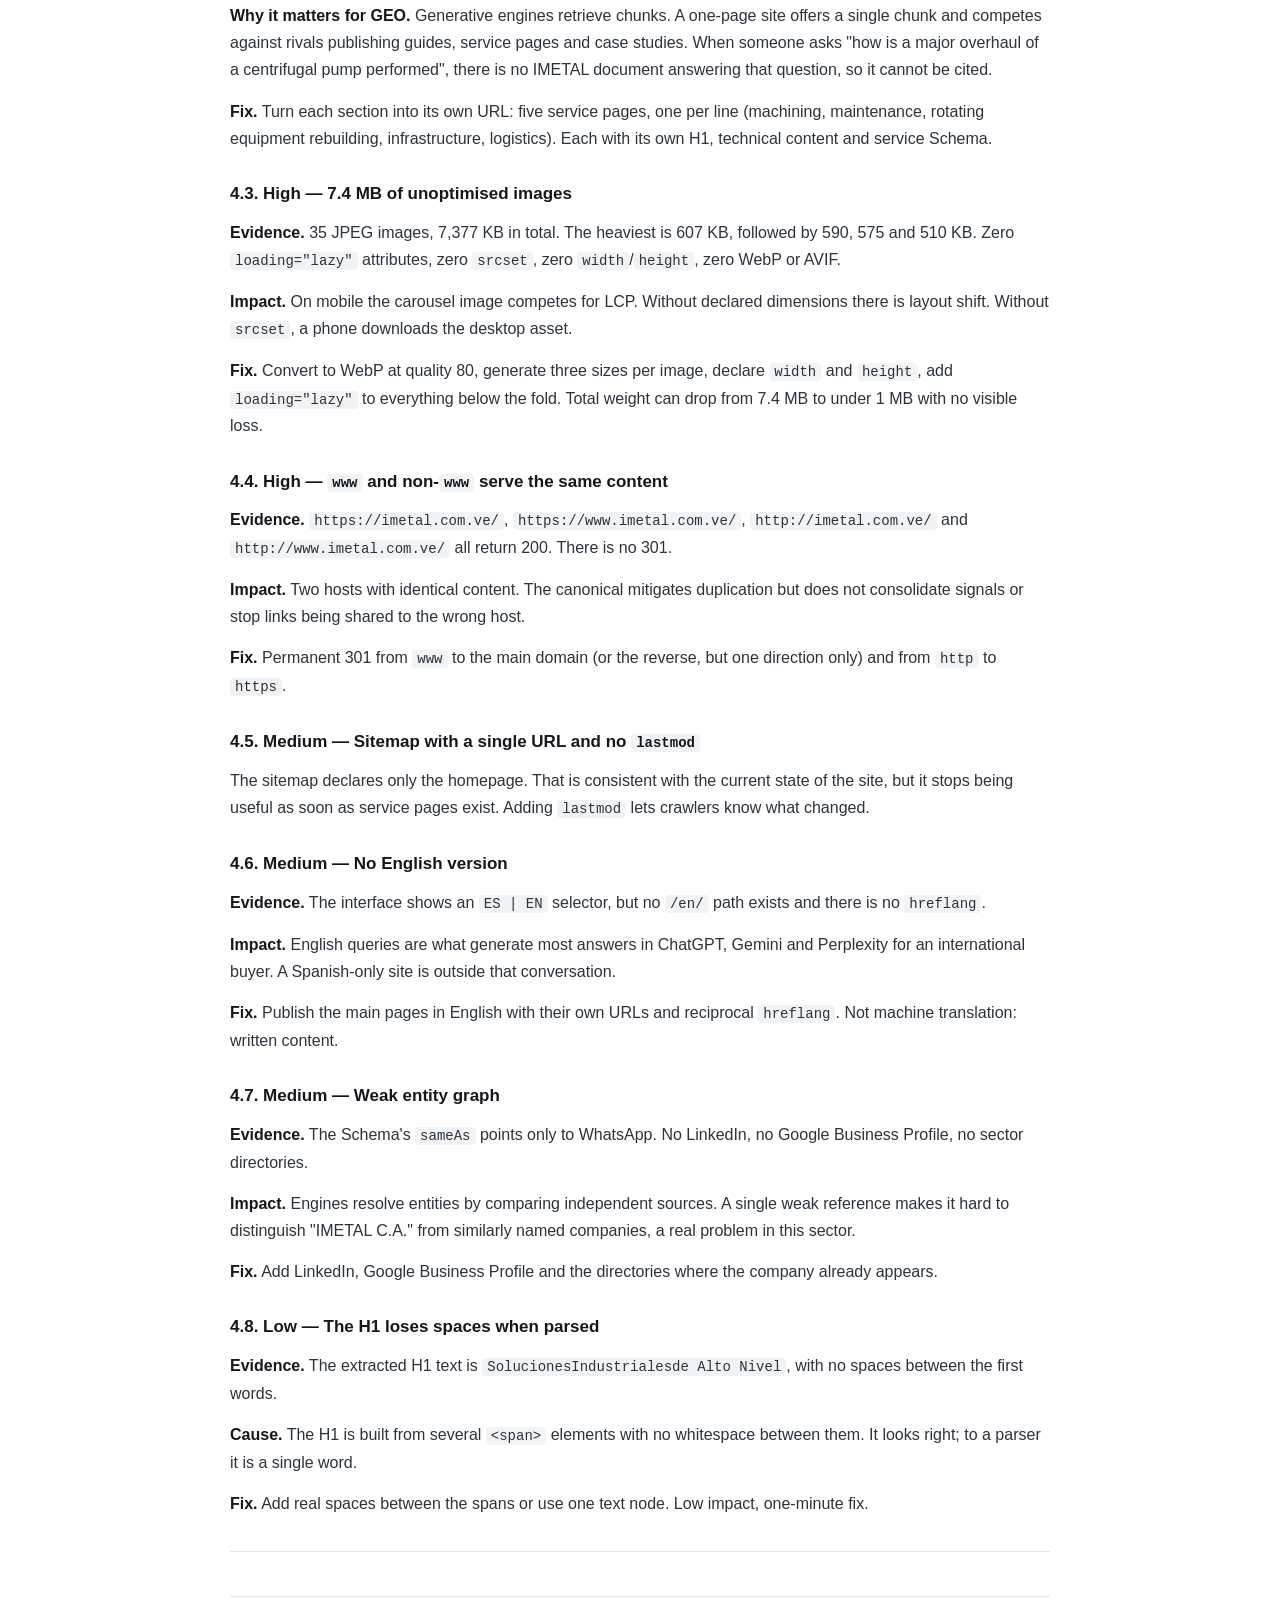
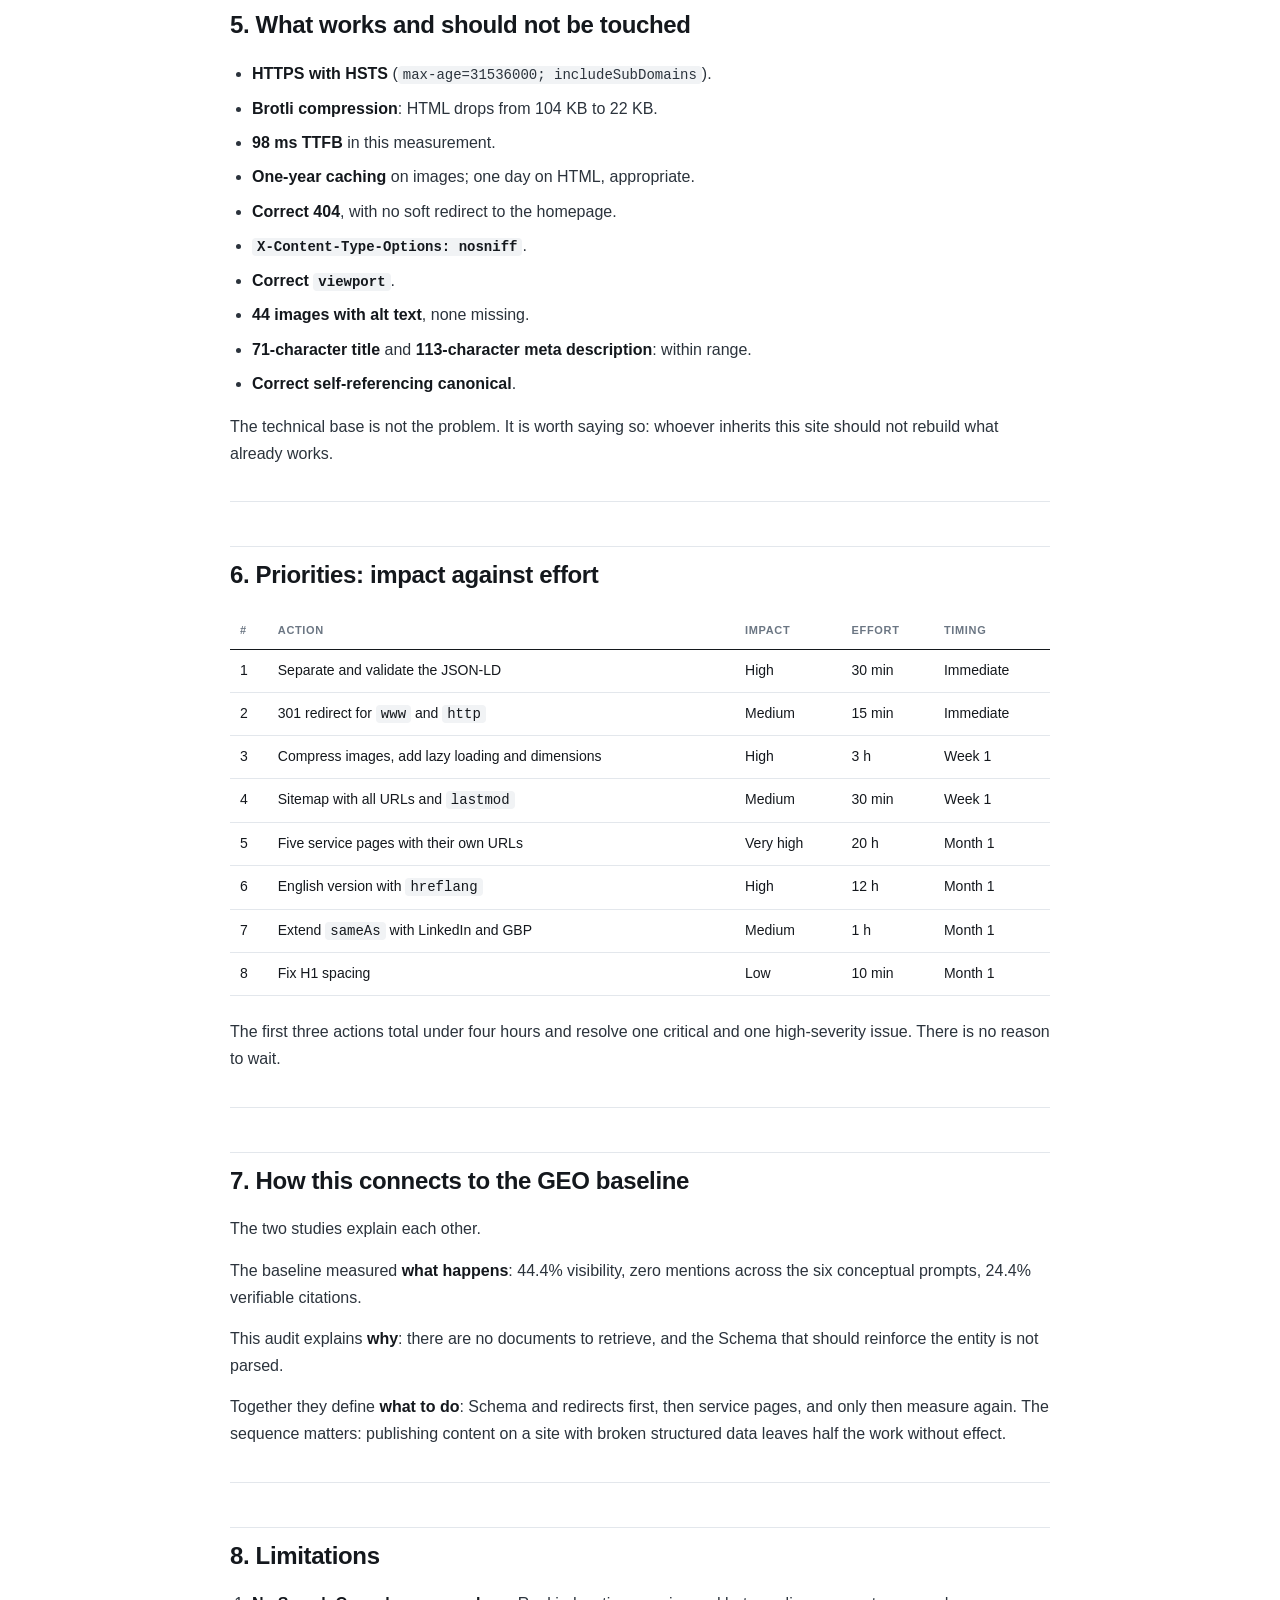
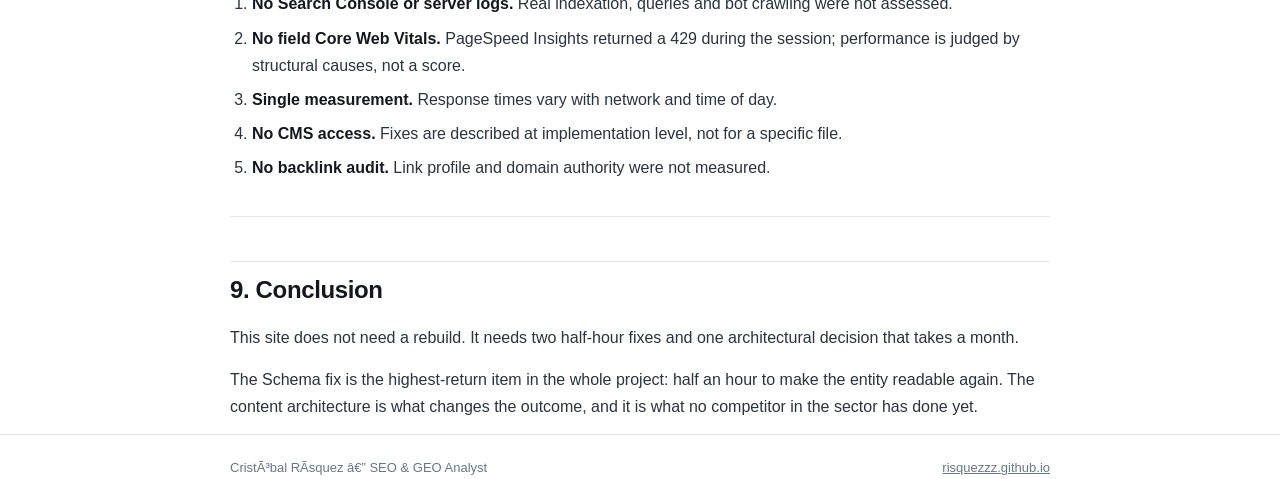
<file: audit/en.html>
<!DOCTYPE html>
<html lang="en"><head><meta charset="utf-8">
<meta name="viewport" content="width=device-width, initial-scale=1">
<title>Technical SEO Audit - imetal.com.ve</title>
<meta name="description" content="GEO visibility baseline for IMETAL, C.A. â€” 90 observations across ChatGPT, Gemini and Perplexity.">
<link rel="canonical" href="https://risquezzz.github.io/report/en.html">
<link rel="stylesheet" href="report.css">
</head><body>
<header class="rp-head"><div class="rp-wrap">
<a class="rp-back" href="../index.html">&larr; Back to portfolio</a>
</div></header>
<main class="rp-wrap">
<h1>Technical SEO Audit — imetal.com.ve</h1>
<p><strong>External review of crawling, indexing, structured data, performance and content architecture</strong></p>
<table>
<thead><tr><th>Site</th><th>https://imetal.com.ve</th></tr></thead><tbody>
<tr><td>Date</td><td>11 November 2026</td></tr>
<tr><td>Method</td><td>External crawl plus analysis of HTML, headers and assets</td></tr>
<tr><td>Scope</td><td>1 page, 35 images, 15 links</td></tr>
<tr><td>Author</td><td>Cristóbal Rísquez</td></tr>
</tbody></table>
<hr>
<h2>1. Executive summary</h2>
<p>The site is technically healthy at the basics and structurally empty where it matters.</p>
<p>HTTPS with HSTS, Brotli compression, one-year caching on images, correct 404 handling, a viewport tag, a self-referencing canonical and alt text on all 44 images: hygiene is solved. Response time is 98 ms and the HTML travels compressed from 104 KB to 22 KB.</p>
<p>The two problems that matter are not hygiene.</p>
<p><strong>First, the structured data does not work.</strong> The <code>application/ld+json</code> block contains the JSON and then, immediately after it, a security JavaScript snippet pasted inside the same <code>&lt;script&gt;</code>. The result is a 2,043-character block that no parser can read. The <code>LocalBusiness</code> someone carefully wrote is not being interpreted by Google or by any AI engine.</p>
<p><strong>Second, the site is a single page.</strong> Anchor navigation, zero internal URLs, a sitemap with one entry and 1,172 words for five service lines. No service pages, no case studies, no technical content.</p>
<p>That second point explains the GEO baseline result: IMETAL received zero mentions across 18 observations of conceptual queries. It is not an engine failure; there are no documents to retrieve.</p>
<p><strong>Conclusion:</strong> fixing the Schema takes half an hour. Building the content architecture takes weeks. The first buys immediate credibility; the second is what changes visibility.</p>
<hr>
<h2>2. Scope and method</h2>
<p>The review was performed from the outside, without access to Google Search Console or server logs.</p>
<p><strong>What was measured.</strong></p>
<ul>
<li>HTTP response, headers and host redirection behaviour.</li>
<li><code>robots.txt</code> and <code>sitemap.xml</code>.</li>
<li>HTML structure: title, meta description, headings, canonical, <code>hreflang</code>, JSON-LD.</li>
<li>Inventory of internal and external links.</li>
<li>Weight and format of every image asset declared on the page.</li>
<li>Image loading attributes: <code>loading</code>, <code>srcset</code>, dimensions.</li>
<li>Response caching for HTML and static assets.</li>
<li>Behaviour on a non-existent URL.</li>
</ul>
<p><strong>What could not be measured.</strong> Real indexation data (indexed pages, queries, impressions), server logs and field Core Web Vitals. PageSpeed Insights returned a 429 during the session, so performance is assessed through its structural causes rather than a lab score.</p>
<p><strong>Why this is declared.</strong> An audit without Search Console sees half the problem. Stating it lets the reader know what is missing, and prevents indexation conclusions these data cannot support.</p>
<hr>
<h2>3. Site inventory</h2>
<table>
<thead><tr><th>Dimension</th><th>Value</th></tr></thead><tbody>
<tr><td>HTML pages</td><td>1</td></tr>
<tr><td>URLs in sitemap</td><td>1</td></tr>
<tr><td>Internal path links</td><td>0</td></tr>
<tr><td>Anchor links</td><td>5</td></tr>
<tr><td>Visible words</td><td>~1,172</td></tr>
<tr><td>Images</td><td>35 files, 7,377 KB</td></tr>
<tr><td>Heaviest image</td><td>607 KB</td></tr>
<tr><td>JSON-LD blocks</td><td>1, invalid</td></tr>
<tr><td>English version</td><td>Does not exist</td></tr>
</tbody></table>
<p>Primary navigation (<code>#inicio</code>, <code>#servicios</code>, <code>#nosotros</code>, <code>#clientes</code>, <code>#contacto</code>) points to sections of the same page. There is not a single additional URL.</p>
<hr>
<h2>4. Findings</h2>
<h3>4.1. Critical — The JSON-LD cannot be parsed</h3>
<p><strong>Evidence.</strong> The <code>application/ld+json</code> block is 2,043 characters long. It begins with a well-formed <code>LocalBusiness</code> object and ends with JavaScript:</p>
<p>```</p>
<p>"sameAs": ["https://wa.me/582834006523"]</p>
<p>}</p>
<p>// ===== SECURITY =====</p>
<p>...</p>
<p>setInterval(check, 1000); })();</p>
<p>```</p>
<p><strong>Why it happens.</strong> The template's security script was inserted inside the Schema tag instead of in its own <code>&lt;script&gt;</code>.</p>
<p><strong>Impact.</strong> Google, Bing and generative engines cannot read the block. <code>LocalBusiness</code>, address, coordinates, opening hours and <code>foundingDate</code> are all lost: precisely the data that helps an entity be understood without ambiguity.</p>
<p><strong>Fix.</strong> Move the JSON into its own <code>&lt;script type="application/ld+json"&gt;</code> and close the block before any JavaScript. Validate with the Rich Results Test and the Schema.org validator. A 30-minute change.</p>
<h3>4.2. Critical — A single page has nothing to retrieve</h3>
<p><strong>Evidence.</strong> One HTML document, five anchors, 1,172 words, one URL in the sitemap.</p>
<p><strong>Why it matters for GEO.</strong> Generative engines retrieve chunks. A one-page site offers a single chunk and competes against rivals publishing guides, service pages and case studies. When someone asks "how is a major overhaul of a centrifugal pump performed", there is no IMETAL document answering that question, so it cannot be cited.</p>
<p><strong>Fix.</strong> Turn each section into its own URL: five service pages, one per line (machining, maintenance, rotating equipment rebuilding, infrastructure, logistics). Each with its own H1, technical content and service Schema.</p>
<h3>4.3. High — 7.4 MB of unoptimised images</h3>
<p><strong>Evidence.</strong> 35 JPEG images, 7,377 KB in total. The heaviest is 607 KB, followed by 590, 575 and 510 KB. Zero <code>loading="lazy"</code> attributes, zero <code>srcset</code>, zero <code>width</code>/<code>height</code>, zero WebP or AVIF.</p>
<p><strong>Impact.</strong> On mobile the carousel image competes for LCP. Without declared dimensions there is layout shift. Without <code>srcset</code>, a phone downloads the desktop asset.</p>
<p><strong>Fix.</strong> Convert to WebP at quality 80, generate three sizes per image, declare <code>width</code> and <code>height</code>, add <code>loading="lazy"</code> to everything below the fold. Total weight can drop from 7.4 MB to under 1 MB with no visible loss.</p>
<h3>4.4. High — <code>www</code> and non-<code>www</code> serve the same content</h3>
<p><strong>Evidence.</strong> <code>https://imetal.com.ve/</code>, <code>https://www.imetal.com.ve/</code>, <code>http://imetal.com.ve/</code> and <code>http://www.imetal.com.ve/</code> all return 200. There is no 301.</p>
<p><strong>Impact.</strong> Two hosts with identical content. The canonical mitigates duplication but does not consolidate signals or stop links being shared to the wrong host.</p>
<p><strong>Fix.</strong> Permanent 301 from <code>www</code> to the main domain (or the reverse, but one direction only) and from <code>http</code> to <code>https</code>.</p>
<h3>4.5. Medium — Sitemap with a single URL and no <code>lastmod</code></h3>
<p>The sitemap declares only the homepage. That is consistent with the current state of the site, but it stops being useful as soon as service pages exist. Adding <code>lastmod</code> lets crawlers know what changed.</p>
<h3>4.6. Medium — No English version</h3>
<p><strong>Evidence.</strong> The interface shows an <code>ES | EN</code> selector, but no <code>/en/</code> path exists and there is no <code>hreflang</code>.</p>
<p><strong>Impact.</strong> English queries are what generate most answers in ChatGPT, Gemini and Perplexity for an international buyer. A Spanish-only site is outside that conversation.</p>
<p><strong>Fix.</strong> Publish the main pages in English with their own URLs and reciprocal <code>hreflang</code>. Not machine translation: written content.</p>
<h3>4.7. Medium — Weak entity graph</h3>
<p><strong>Evidence.</strong> The Schema's <code>sameAs</code> points only to WhatsApp. No LinkedIn, no Google Business Profile, no sector directories.</p>
<p><strong>Impact.</strong> Engines resolve entities by comparing independent sources. A single weak reference makes it hard to distinguish "IMETAL C.A." from similarly named companies, a real problem in this sector.</p>
<p><strong>Fix.</strong> Add LinkedIn, Google Business Profile and the directories where the company already appears.</p>
<h3>4.8. Low — The H1 loses spaces when parsed</h3>
<p><strong>Evidence.</strong> The extracted H1 text is <code>SolucionesIndustrialesde Alto Nivel</code>, with no spaces between the first words.</p>
<p><strong>Cause.</strong> The H1 is built from several <code>&lt;span&gt;</code> elements with no whitespace between them. It looks right; to a parser it is a single word.</p>
<p><strong>Fix.</strong> Add real spaces between the spans or use one text node. Low impact, one-minute fix.</p>
<hr>
<h2>5. What works and should not be touched</h2>
<ul>
<li><strong>HTTPS with HSTS</strong> (<code>max-age=31536000; includeSubDomains</code>).</li>
<li><strong>Brotli compression</strong>: HTML drops from 104 KB to 22 KB.</li>
<li><strong>98 ms TTFB</strong> in this measurement.</li>
<li><strong>One-year caching</strong> on images; one day on HTML, appropriate.</li>
<li><strong>Correct 404</strong>, with no soft redirect to the homepage.</li>
<li><strong><code>X-Content-Type-Options: nosniff</code></strong>.</li>
<li><strong>Correct <code>viewport</code></strong>.</li>
<li><strong>44 images with alt text</strong>, none missing.</li>
<li><strong>71-character title</strong> and <strong>113-character meta description</strong>: within range.</li>
<li><strong>Correct self-referencing canonical</strong>.</li>
</ul>
<p>The technical base is not the problem. It is worth saying so: whoever inherits this site should not rebuild what already works.</p>
<hr>
<h2>6. Priorities: impact against effort</h2>
<table>
<thead><tr><th>#</th><th>Action</th><th>Impact</th><th>Effort</th><th>Timing</th></tr></thead><tbody>
<tr><td>1</td><td>Separate and validate the JSON-LD</td><td>High</td><td>30 min</td><td>Immediate</td></tr>
<tr><td>2</td><td>301 redirect for <code>www</code> and <code>http</code></td><td>Medium</td><td>15 min</td><td>Immediate</td></tr>
<tr><td>3</td><td>Compress images, add lazy loading and dimensions</td><td>High</td><td>3 h</td><td>Week 1</td></tr>
<tr><td>4</td><td>Sitemap with all URLs and <code>lastmod</code></td><td>Medium</td><td>30 min</td><td>Week 1</td></tr>
<tr><td>5</td><td>Five service pages with their own URLs</td><td>Very high</td><td>20 h</td><td>Month 1</td></tr>
<tr><td>6</td><td>English version with <code>hreflang</code></td><td>High</td><td>12 h</td><td>Month 1</td></tr>
<tr><td>7</td><td>Extend <code>sameAs</code> with LinkedIn and GBP</td><td>Medium</td><td>1 h</td><td>Month 1</td></tr>
<tr><td>8</td><td>Fix H1 spacing</td><td>Low</td><td>10 min</td><td>Month 1</td></tr>
</tbody></table>
<p>The first three actions total under four hours and resolve one critical and one high-severity issue. There is no reason to wait.</p>
<hr>
<h2>7. How this connects to the GEO baseline</h2>
<p>The two studies explain each other.</p>
<p>The baseline measured <strong>what happens</strong>: 44.4% visibility, zero mentions across the six conceptual prompts, 24.4% verifiable citations.</p>
<p>This audit explains <strong>why</strong>: there are no documents to retrieve, and the Schema that should reinforce the entity is not parsed.</p>
<p>Together they define <strong>what to do</strong>: Schema and redirects first, then service pages, and only then measure again. The sequence matters: publishing content on a site with broken structured data leaves half the work without effect.</p>
<hr>
<h2>8. Limitations</h2>
<ol>
<li><strong>No Search Console or server logs.</strong> Real indexation, queries and bot crawling were not assessed.</li>
<li><strong>No field Core Web Vitals.</strong> PageSpeed Insights returned a 429 during the session; performance is judged by structural causes, not a score.</li>
<li><strong>Single measurement.</strong> Response times vary with network and time of day.</li>
<li><strong>No CMS access.</strong> Fixes are described at implementation level, not for a specific file.</li>
<li><strong>No backlink audit.</strong> Link profile and domain authority were not measured.</li>
</ol>
<hr>
<h2>9. Conclusion</h2>
<p>This site does not need a rebuild. It needs two half-hour fixes and one architectural decision that takes a month.</p>
<p>The Schema fix is the highest-return item in the whole project: half an hour to make the entity readable again. The content architecture is what changes the outcome, and it is what no competitor in the sector has done yet.</p>
</main>
<footer class="rp-foot"><div class="rp-wrap">
<span>CristÃ³bal RÃ­squez â€” SEO &amp; GEO Analyst</span>
<span><a href="../index.html">risquezzz.github.io</a></span>
</div></footer>
</body></html>
</file>
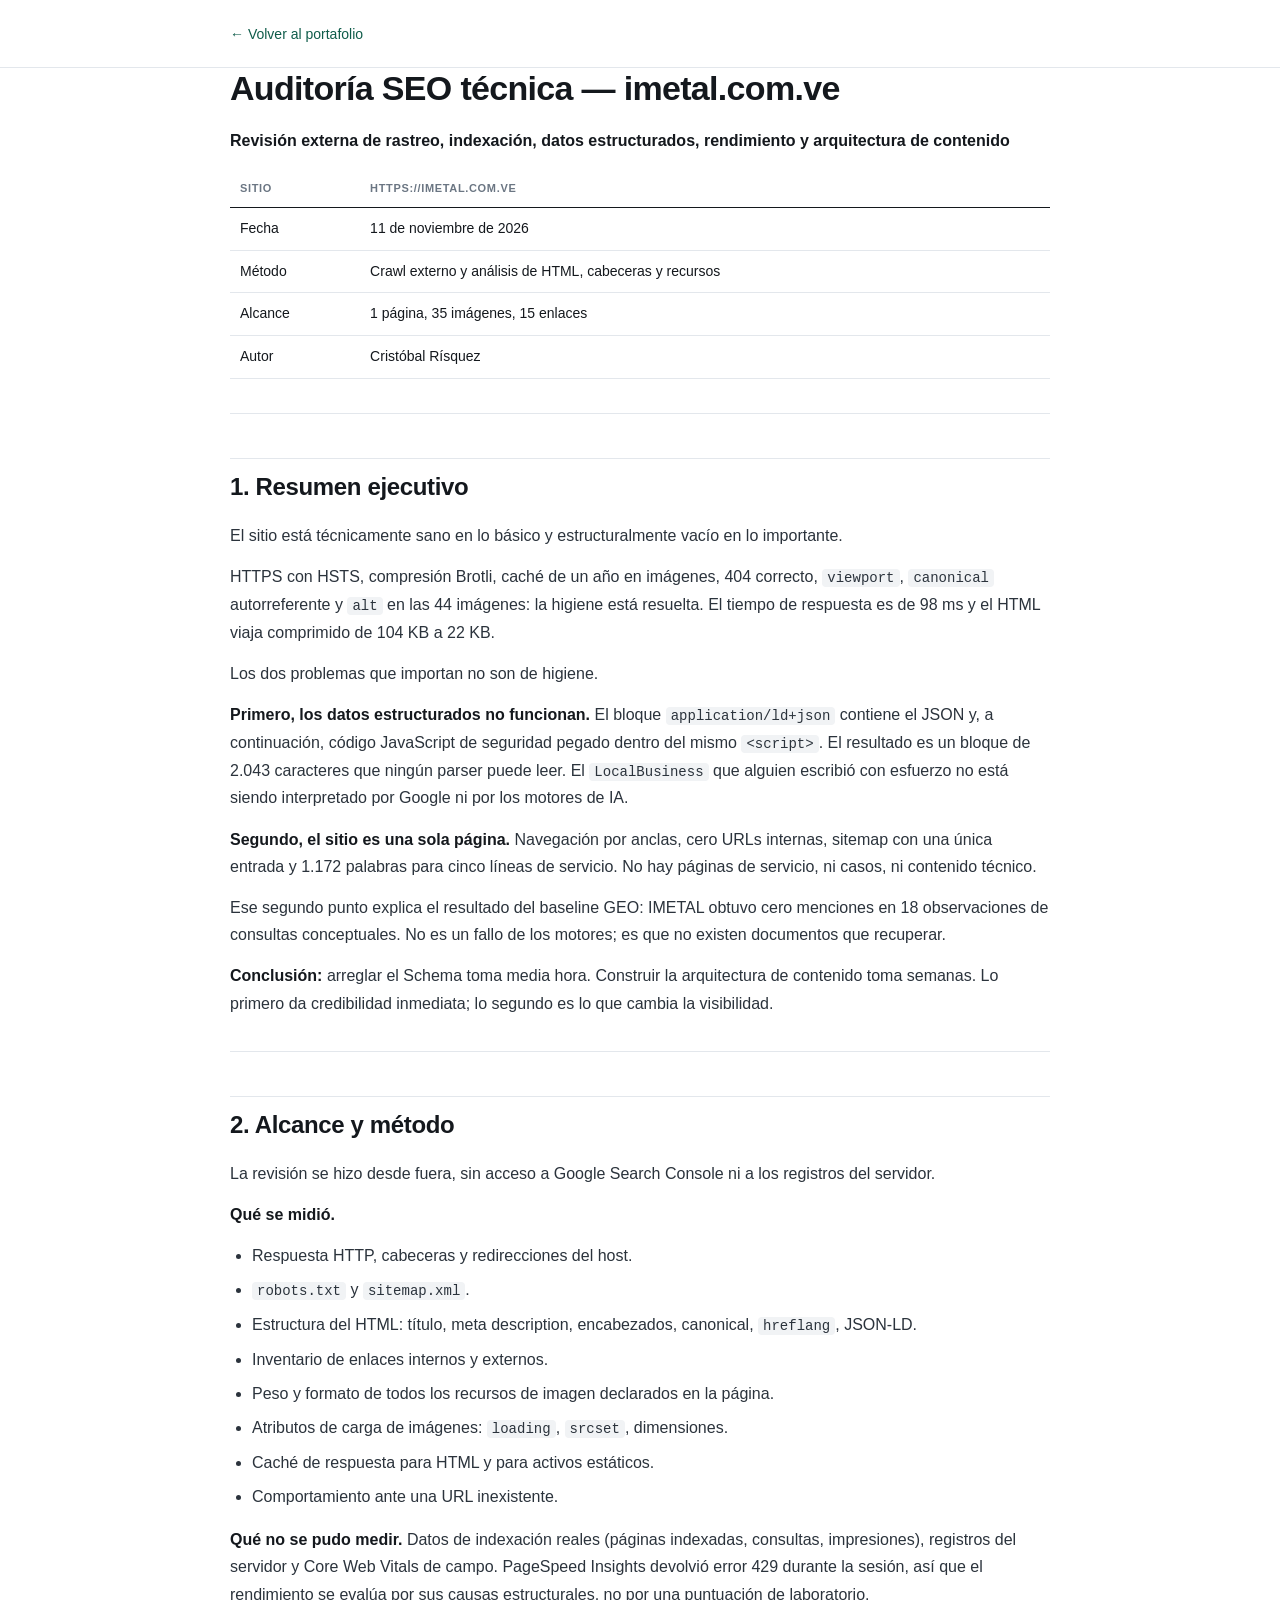
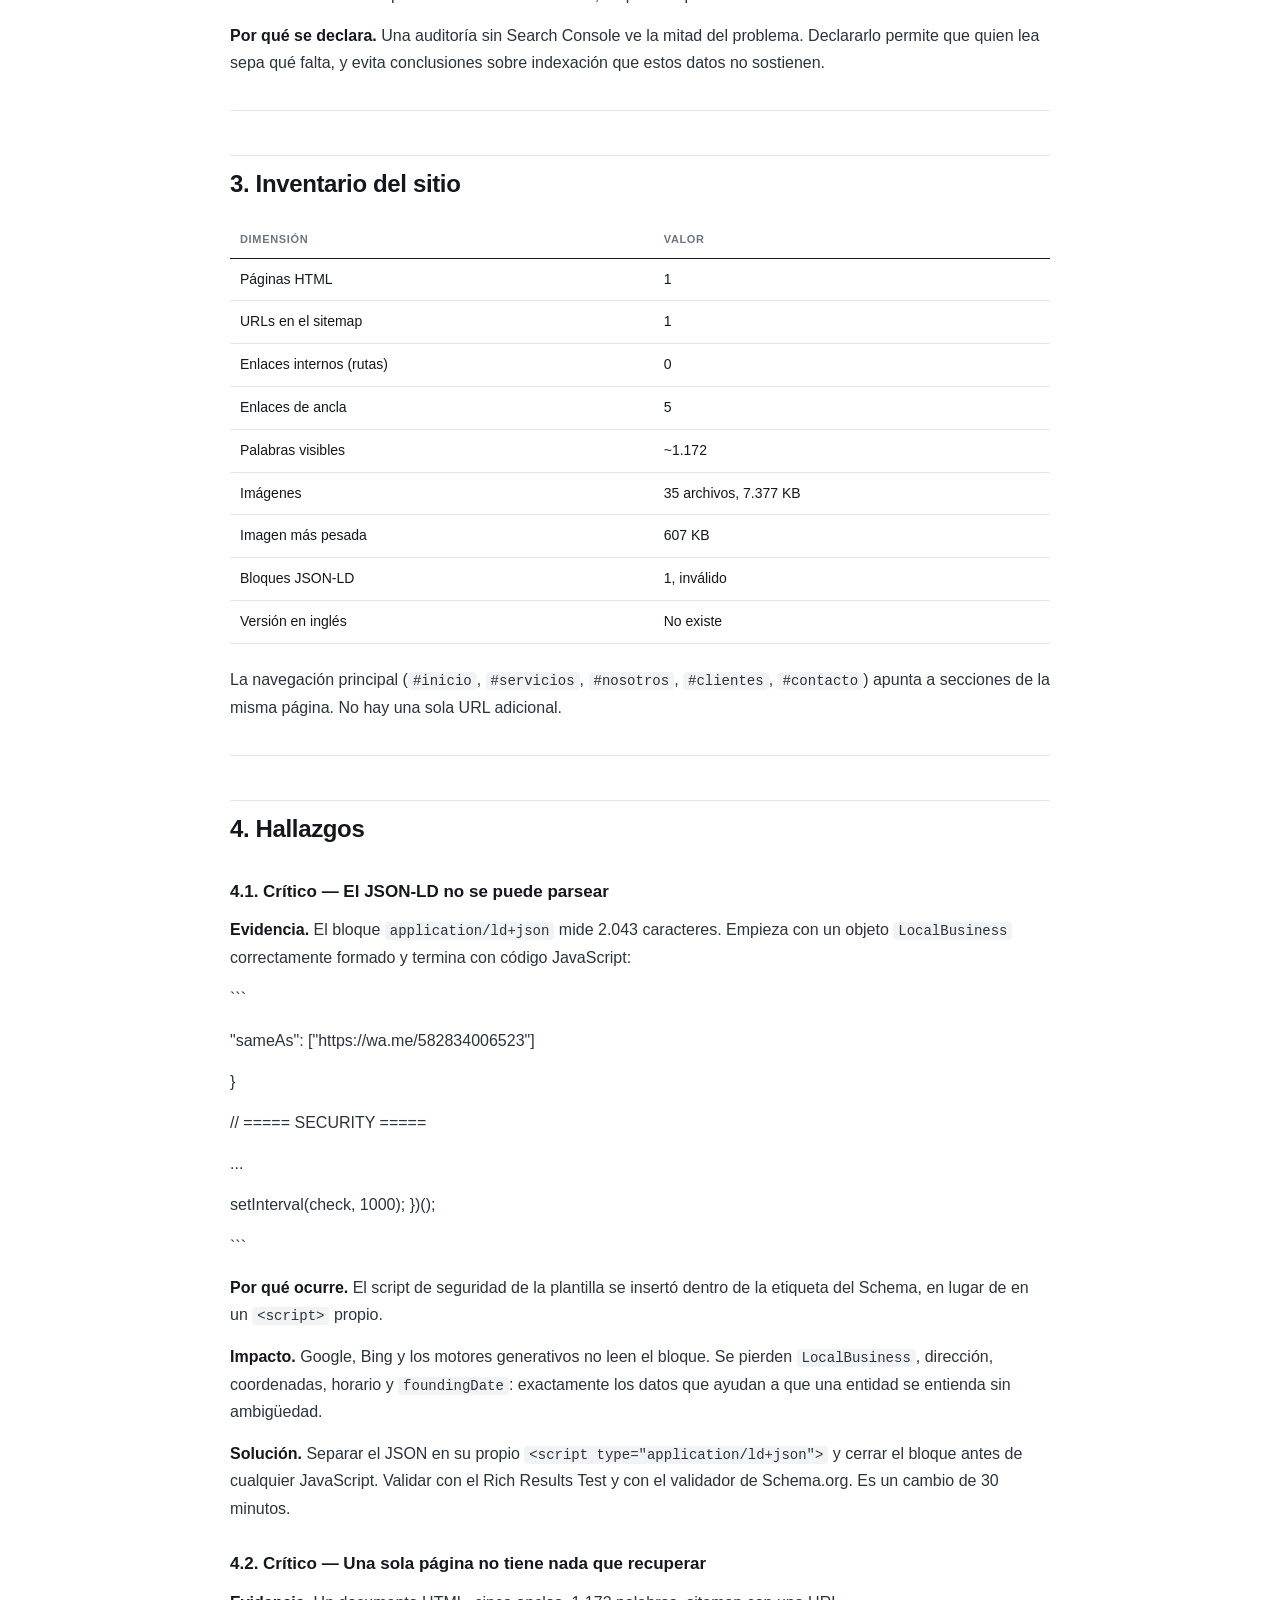
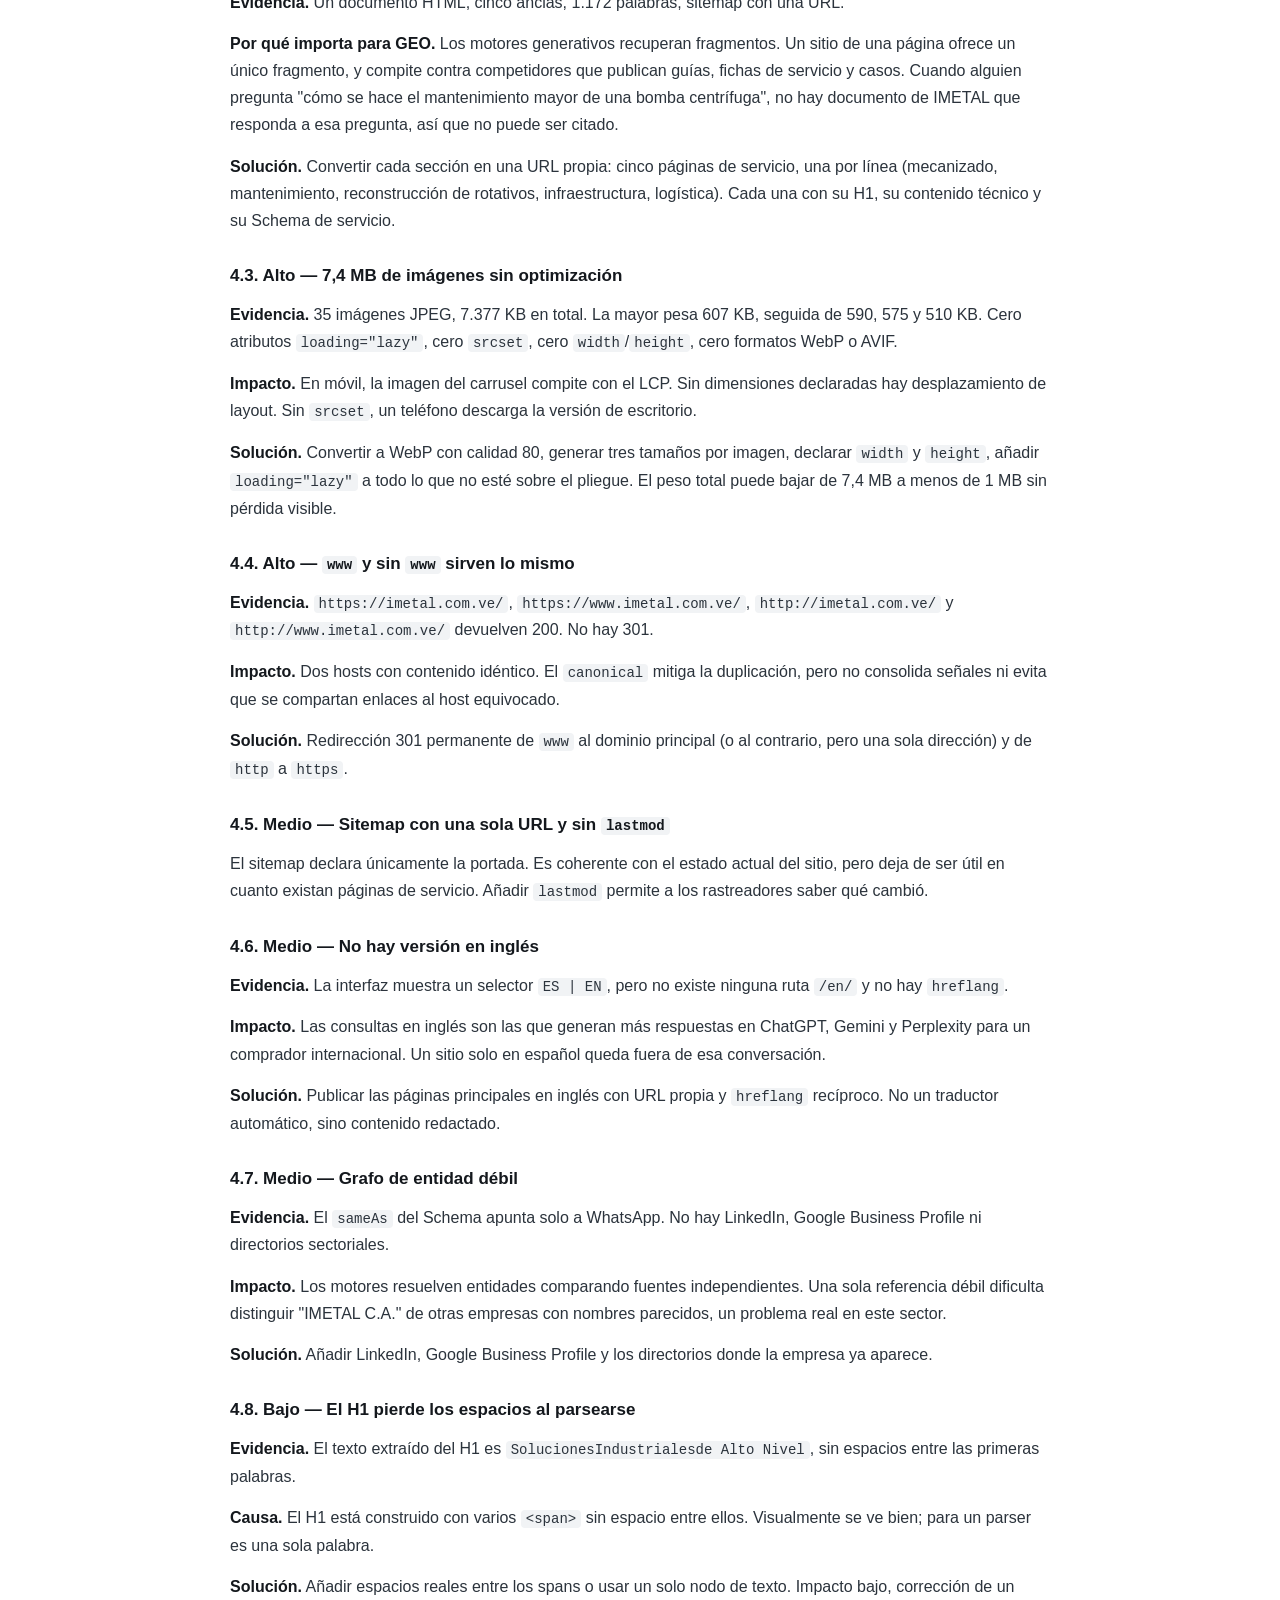
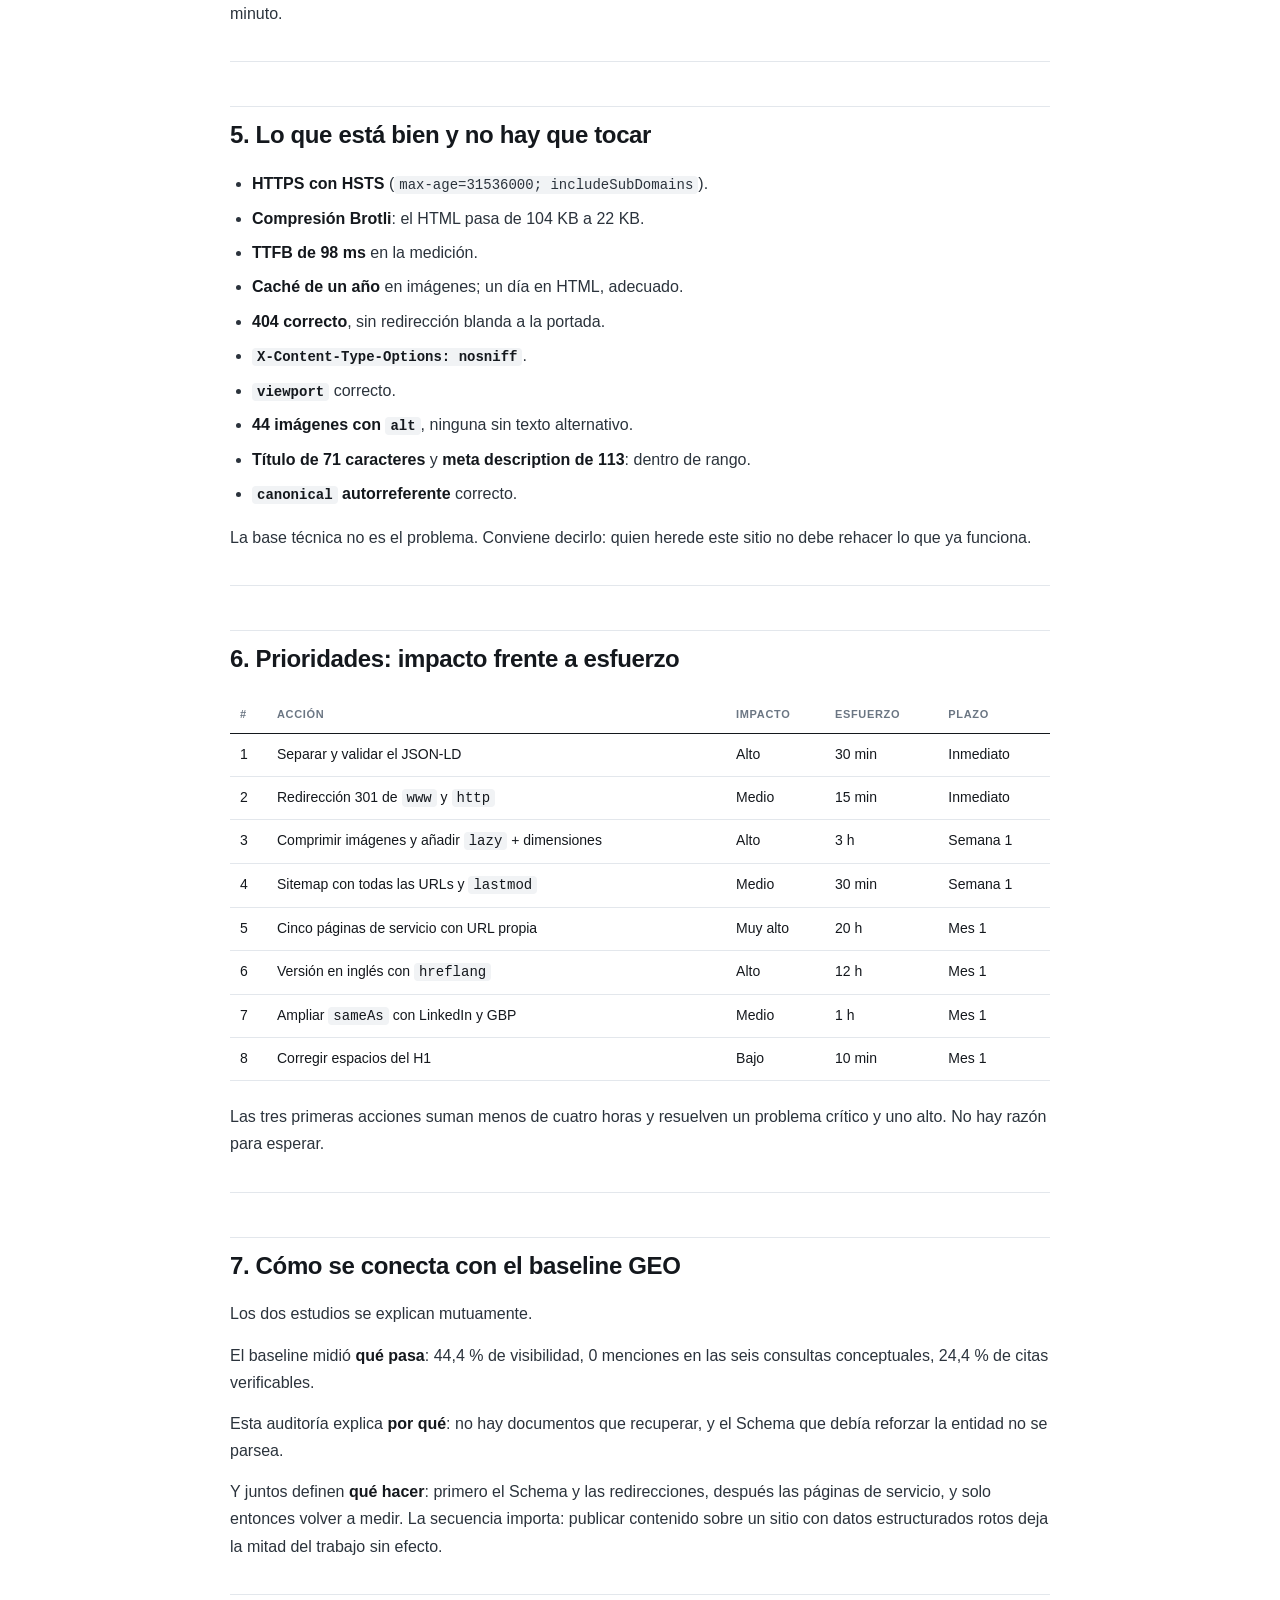
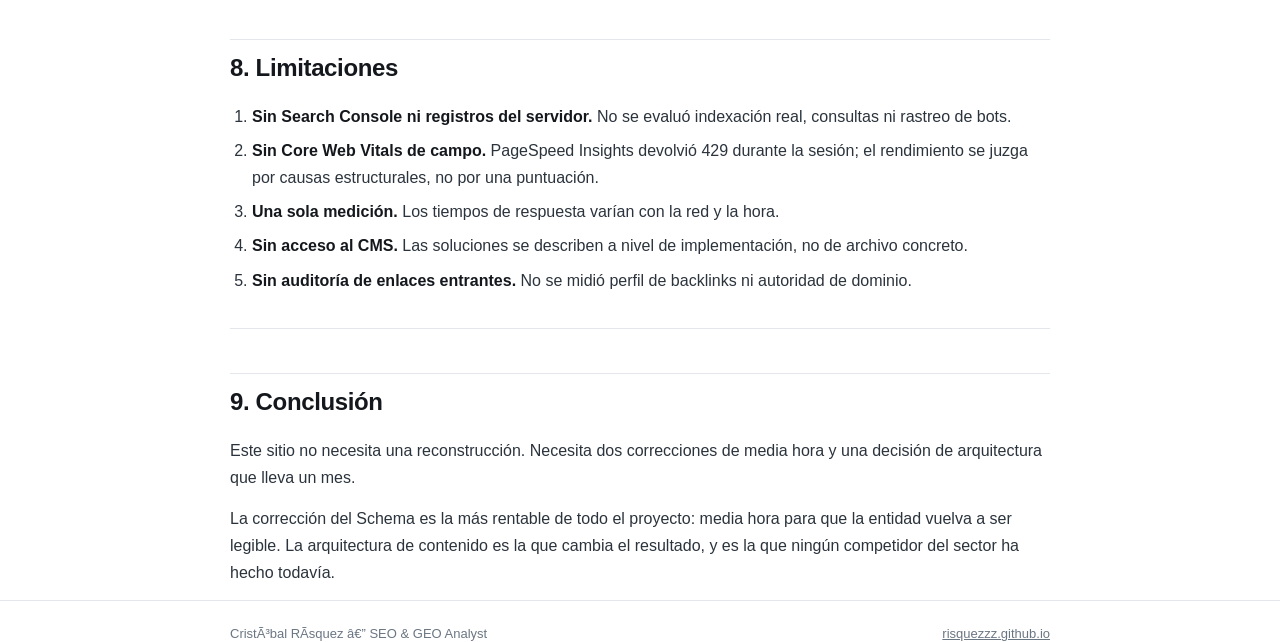
<file: audit/es.html>
<!DOCTYPE html>
<html lang="es"><head><meta charset="utf-8">
<meta name="viewport" content="width=device-width, initial-scale=1">
<title>Auditoria SEO tecnica - imetal.com.ve</title>
<meta name="description" content="GEO visibility baseline for IMETAL, C.A. â€” 90 observations across ChatGPT, Gemini and Perplexity.">
<link rel="canonical" href="https://risquezzz.github.io/report/es.html">
<link rel="stylesheet" href="report.css">
</head><body>
<header class="rp-head"><div class="rp-wrap">
<a class="rp-back" href="../index.html">&larr; Volver al portafolio</a>
</div></header>
<main class="rp-wrap">
<h1>Auditoría SEO técnica — imetal.com.ve</h1>
<p><strong>Revisión externa de rastreo, indexación, datos estructurados, rendimiento y arquitectura de contenido</strong></p>
<table>
<thead><tr><th>Sitio</th><th>https://imetal.com.ve</th></tr></thead><tbody>
<tr><td>Fecha</td><td>11 de noviembre de 2026</td></tr>
<tr><td>Método</td><td>Crawl externo y análisis de HTML, cabeceras y recursos</td></tr>
<tr><td>Alcance</td><td>1 página, 35 imágenes, 15 enlaces</td></tr>
<tr><td>Autor</td><td>Cristóbal Rísquez</td></tr>
</tbody></table>
<hr>
<h2>1. Resumen ejecutivo</h2>
<p>El sitio está técnicamente sano en lo básico y estructuralmente vacío en lo importante.</p>
<p>HTTPS con HSTS, compresión Brotli, caché de un año en imágenes, 404 correcto, <code>viewport</code>, <code>canonical</code> autorreferente y <code>alt</code> en las 44 imágenes: la higiene está resuelta. El tiempo de respuesta es de 98 ms y el HTML viaja comprimido de 104 KB a 22 KB.</p>
<p>Los dos problemas que importan no son de higiene.</p>
<p><strong>Primero, los datos estructurados no funcionan.</strong> El bloque <code>application/ld+json</code> contiene el JSON y, a continuación, código JavaScript de seguridad pegado dentro del mismo <code>&lt;script&gt;</code>. El resultado es un bloque de 2.043 caracteres que ningún parser puede leer. El <code>LocalBusiness</code> que alguien escribió con esfuerzo no está siendo interpretado por Google ni por los motores de IA.</p>
<p><strong>Segundo, el sitio es una sola página.</strong> Navegación por anclas, cero URLs internas, sitemap con una única entrada y 1.172 palabras para cinco líneas de servicio. No hay páginas de servicio, ni casos, ni contenido técnico.</p>
<p>Ese segundo punto explica el resultado del baseline GEO: IMETAL obtuvo cero menciones en 18 observaciones de consultas conceptuales. No es un fallo de los motores; es que no existen documentos que recuperar.</p>
<p><strong>Conclusión:</strong> arreglar el Schema toma media hora. Construir la arquitectura de contenido toma semanas. Lo primero da credibilidad inmediata; lo segundo es lo que cambia la visibilidad.</p>
<hr>
<h2>2. Alcance y método</h2>
<p>La revisión se hizo desde fuera, sin acceso a Google Search Console ni a los registros del servidor.</p>
<p><strong>Qué se midió.</strong></p>
<ul>
<li>Respuesta HTTP, cabeceras y redirecciones del host.</li>
<li><code>robots.txt</code> y <code>sitemap.xml</code>.</li>
<li>Estructura del HTML: título, meta description, encabezados, canonical, <code>hreflang</code>, JSON-LD.</li>
<li>Inventario de enlaces internos y externos.</li>
<li>Peso y formato de todos los recursos de imagen declarados en la página.</li>
<li>Atributos de carga de imágenes: <code>loading</code>, <code>srcset</code>, dimensiones.</li>
<li>Caché de respuesta para HTML y para activos estáticos.</li>
<li>Comportamiento ante una URL inexistente.</li>
</ul>
<p><strong>Qué no se pudo medir.</strong> Datos de indexación reales (páginas indexadas, consultas, impresiones), registros del servidor y Core Web Vitals de campo. PageSpeed Insights devolvió error 429 durante la sesión, así que el rendimiento se evalúa por sus causas estructurales, no por una puntuación de laboratorio.</p>
<p><strong>Por qué se declara.</strong> Una auditoría sin Search Console ve la mitad del problema. Declararlo permite que quien lea sepa qué falta, y evita conclusiones sobre indexación que estos datos no sostienen.</p>
<hr>
<h2>3. Inventario del sitio</h2>
<table>
<thead><tr><th>Dimensión</th><th>Valor</th></tr></thead><tbody>
<tr><td>Páginas HTML</td><td>1</td></tr>
<tr><td>URLs en el sitemap</td><td>1</td></tr>
<tr><td>Enlaces internos (rutas)</td><td>0</td></tr>
<tr><td>Enlaces de ancla</td><td>5</td></tr>
<tr><td>Palabras visibles</td><td>~1.172</td></tr>
<tr><td>Imágenes</td><td>35 archivos, 7.377 KB</td></tr>
<tr><td>Imagen más pesada</td><td>607 KB</td></tr>
<tr><td>Bloques JSON-LD</td><td>1, inválido</td></tr>
<tr><td>Versión en inglés</td><td>No existe</td></tr>
</tbody></table>
<p>La navegación principal (<code>#inicio</code>, <code>#servicios</code>, <code>#nosotros</code>, <code>#clientes</code>, <code>#contacto</code>) apunta a secciones de la misma página. No hay una sola URL adicional.</p>
<hr>
<h2>4. Hallazgos</h2>
<h3>4.1. Crítico — El JSON-LD no se puede parsear</h3>
<p><strong>Evidencia.</strong> El bloque <code>application/ld+json</code> mide 2.043 caracteres. Empieza con un objeto <code>LocalBusiness</code> correctamente formado y termina con código JavaScript:</p>
<p>```</p>
<p>"sameAs": ["https://wa.me/582834006523"]</p>
<p>}</p>
<p>// ===== SECURITY =====</p>
<p>...</p>
<p>setInterval(check, 1000); })();</p>
<p>```</p>
<p><strong>Por qué ocurre.</strong> El script de seguridad de la plantilla se insertó dentro de la etiqueta del Schema, en lugar de en un <code>&lt;script&gt;</code> propio.</p>
<p><strong>Impacto.</strong> Google, Bing y los motores generativos no leen el bloque. Se pierden <code>LocalBusiness</code>, dirección, coordenadas, horario y <code>foundingDate</code>: exactamente los datos que ayudan a que una entidad se entienda sin ambigüedad.</p>
<p><strong>Solución.</strong> Separar el JSON en su propio <code>&lt;script type="application/ld+json"&gt;</code> y cerrar el bloque antes de cualquier JavaScript. Validar con el Rich Results Test y con el validador de Schema.org. Es un cambio de 30 minutos.</p>
<h3>4.2. Crítico — Una sola página no tiene nada que recuperar</h3>
<p><strong>Evidencia.</strong> Un documento HTML, cinco anclas, 1.172 palabras, sitemap con una URL.</p>
<p><strong>Por qué importa para GEO.</strong> Los motores generativos recuperan fragmentos. Un sitio de una página ofrece un único fragmento, y compite contra competidores que publican guías, fichas de servicio y casos. Cuando alguien pregunta "cómo se hace el mantenimiento mayor de una bomba centrífuga", no hay documento de IMETAL que responda a esa pregunta, así que no puede ser citado.</p>
<p><strong>Solución.</strong> Convertir cada sección en una URL propia: cinco páginas de servicio, una por línea (mecanizado, mantenimiento, reconstrucción de rotativos, infraestructura, logística). Cada una con su H1, su contenido técnico y su Schema de servicio.</p>
<h3>4.3. Alto — 7,4 MB de imágenes sin optimización</h3>
<p><strong>Evidencia.</strong> 35 imágenes JPEG, 7.377 KB en total. La mayor pesa 607 KB, seguida de 590, 575 y 510 KB. Cero atributos <code>loading="lazy"</code>, cero <code>srcset</code>, cero <code>width</code>/<code>height</code>, cero formatos WebP o AVIF.</p>
<p><strong>Impacto.</strong> En móvil, la imagen del carrusel compite con el LCP. Sin dimensiones declaradas hay desplazamiento de layout. Sin <code>srcset</code>, un teléfono descarga la versión de escritorio.</p>
<p><strong>Solución.</strong> Convertir a WebP con calidad 80, generar tres tamaños por imagen, declarar <code>width</code> y <code>height</code>, añadir <code>loading="lazy"</code> a todo lo que no esté sobre el pliegue. El peso total puede bajar de 7,4 MB a menos de 1 MB sin pérdida visible.</p>
<h3>4.4. Alto — <code>www</code> y sin <code>www</code> sirven lo mismo</h3>
<p><strong>Evidencia.</strong> <code>https://imetal.com.ve/</code>, <code>https://www.imetal.com.ve/</code>, <code>http://imetal.com.ve/</code> y <code>http://www.imetal.com.ve/</code> devuelven 200. No hay 301.</p>
<p><strong>Impacto.</strong> Dos hosts con contenido idéntico. El <code>canonical</code> mitiga la duplicación, pero no consolida señales ni evita que se compartan enlaces al host equivocado.</p>
<p><strong>Solución.</strong> Redirección 301 permanente de <code>www</code> al dominio principal (o al contrario, pero una sola dirección) y de <code>http</code> a <code>https</code>.</p>
<h3>4.5. Medio — Sitemap con una sola URL y sin <code>lastmod</code></h3>
<p>El sitemap declara únicamente la portada. Es coherente con el estado actual del sitio, pero deja de ser útil en cuanto existan páginas de servicio. Añadir <code>lastmod</code> permite a los rastreadores saber qué cambió.</p>
<h3>4.6. Medio — No hay versión en inglés</h3>
<p><strong>Evidencia.</strong> La interfaz muestra un selector <code>ES | EN</code>, pero no existe ninguna ruta <code>/en/</code> y no hay <code>hreflang</code>.</p>
<p><strong>Impacto.</strong> Las consultas en inglés son las que generan más respuestas en ChatGPT, Gemini y Perplexity para un comprador internacional. Un sitio solo en español queda fuera de esa conversación.</p>
<p><strong>Solución.</strong> Publicar las páginas principales en inglés con URL propia y <code>hreflang</code> recíproco. No un traductor automático, sino contenido redactado.</p>
<h3>4.7. Medio — Grafo de entidad débil</h3>
<p><strong>Evidencia.</strong> El <code>sameAs</code> del Schema apunta solo a WhatsApp. No hay LinkedIn, Google Business Profile ni directorios sectoriales.</p>
<p><strong>Impacto.</strong> Los motores resuelven entidades comparando fuentes independientes. Una sola referencia débil dificulta distinguir "IMETAL C.A." de otras empresas con nombres parecidos, un problema real en este sector.</p>
<p><strong>Solución.</strong> Añadir LinkedIn, Google Business Profile y los directorios donde la empresa ya aparece.</p>
<h3>4.8. Bajo — El H1 pierde los espacios al parsearse</h3>
<p><strong>Evidencia.</strong> El texto extraído del H1 es <code>SolucionesIndustrialesde Alto Nivel</code>, sin espacios entre las primeras palabras.</p>
<p><strong>Causa.</strong> El H1 está construido con varios <code>&lt;span&gt;</code> sin espacio entre ellos. Visualmente se ve bien; para un parser es una sola palabra.</p>
<p><strong>Solución.</strong> Añadir espacios reales entre los spans o usar un solo nodo de texto. Impacto bajo, corrección de un minuto.</p>
<hr>
<h2>5. Lo que está bien y no hay que tocar</h2>
<ul>
<li><strong>HTTPS con HSTS</strong> (<code>max-age=31536000; includeSubDomains</code>).</li>
<li><strong>Compresión Brotli</strong>: el HTML pasa de 104 KB a 22 KB.</li>
<li><strong>TTFB de 98 ms</strong> en la medición.</li>
<li><strong>Caché de un año</strong> en imágenes; un día en HTML, adecuado.</li>
<li><strong>404 correcto</strong>, sin redirección blanda a la portada.</li>
<li><strong><code>X-Content-Type-Options: nosniff</code></strong>.</li>
<li><strong><code>viewport</code></strong> correcto.</li>
<li><strong>44 imágenes con <code>alt</code></strong>, ninguna sin texto alternativo.</li>
<li><strong>Título de 71 caracteres</strong> y <strong>meta description de 113</strong>: dentro de rango.</li>
<li><strong><code>canonical</code> autorreferente</strong> correcto.</li>
</ul>
<p>La base técnica no es el problema. Conviene decirlo: quien herede este sitio no debe rehacer lo que ya funciona.</p>
<hr>
<h2>6. Prioridades: impacto frente a esfuerzo</h2>
<table>
<thead><tr><th>#</th><th>Acción</th><th>Impacto</th><th>Esfuerzo</th><th>Plazo</th></tr></thead><tbody>
<tr><td>1</td><td>Separar y validar el JSON-LD</td><td>Alto</td><td>30 min</td><td>Inmediato</td></tr>
<tr><td>2</td><td>Redirección 301 de <code>www</code> y <code>http</code></td><td>Medio</td><td>15 min</td><td>Inmediato</td></tr>
<tr><td>3</td><td>Comprimir imágenes y añadir <code>lazy</code> + dimensiones</td><td>Alto</td><td>3 h</td><td>Semana 1</td></tr>
<tr><td>4</td><td>Sitemap con todas las URLs y <code>lastmod</code></td><td>Medio</td><td>30 min</td><td>Semana 1</td></tr>
<tr><td>5</td><td>Cinco páginas de servicio con URL propia</td><td>Muy alto</td><td>20 h</td><td>Mes 1</td></tr>
<tr><td>6</td><td>Versión en inglés con <code>hreflang</code></td><td>Alto</td><td>12 h</td><td>Mes 1</td></tr>
<tr><td>7</td><td>Ampliar <code>sameAs</code> con LinkedIn y GBP</td><td>Medio</td><td>1 h</td><td>Mes 1</td></tr>
<tr><td>8</td><td>Corregir espacios del H1</td><td>Bajo</td><td>10 min</td><td>Mes 1</td></tr>
</tbody></table>
<p>Las tres primeras acciones suman menos de cuatro horas y resuelven un problema crítico y uno alto. No hay razón para esperar.</p>
<hr>
<h2>7. Cómo se conecta con el baseline GEO</h2>
<p>Los dos estudios se explican mutuamente.</p>
<p>El baseline midió <strong>qué pasa</strong>: 44,4 % de visibilidad, 0 menciones en las seis consultas conceptuales, 24,4 % de citas verificables.</p>
<p>Esta auditoría explica <strong>por qué</strong>: no hay documentos que recuperar, y el Schema que debía reforzar la entidad no se parsea.</p>
<p>Y juntos definen <strong>qué hacer</strong>: primero el Schema y las redirecciones, después las páginas de servicio, y solo entonces volver a medir. La secuencia importa: publicar contenido sobre un sitio con datos estructurados rotos deja la mitad del trabajo sin efecto.</p>
<hr>
<h2>8. Limitaciones</h2>
<ol>
<li><strong>Sin Search Console ni registros del servidor.</strong> No se evaluó indexación real, consultas ni rastreo de bots.</li>
<li><strong>Sin Core Web Vitals de campo.</strong> PageSpeed Insights devolvió 429 durante la sesión; el rendimiento se juzga por causas estructurales, no por una puntuación.</li>
<li><strong>Una sola medición.</strong> Los tiempos de respuesta varían con la red y la hora.</li>
<li><strong>Sin acceso al CMS.</strong> Las soluciones se describen a nivel de implementación, no de archivo concreto.</li>
<li><strong>Sin auditoría de enlaces entrantes.</strong> No se midió perfil de backlinks ni autoridad de dominio.</li>
</ol>
<hr>
<h2>9. Conclusión</h2>
<p>Este sitio no necesita una reconstrucción. Necesita dos correcciones de media hora y una decisión de arquitectura que lleva un mes.</p>
<p>La corrección del Schema es la más rentable de todo el proyecto: media hora para que la entidad vuelva a ser legible. La arquitectura de contenido es la que cambia el resultado, y es la que ningún competidor del sector ha hecho todavía.</p>
</main>
<footer class="rp-foot"><div class="rp-wrap">
<span>CristÃ³bal RÃ­squez â€” SEO &amp; GEO Analyst</span>
<span><a href="../index.html">risquezzz.github.io</a></span>
</div></footer>
</body></html>
</file>
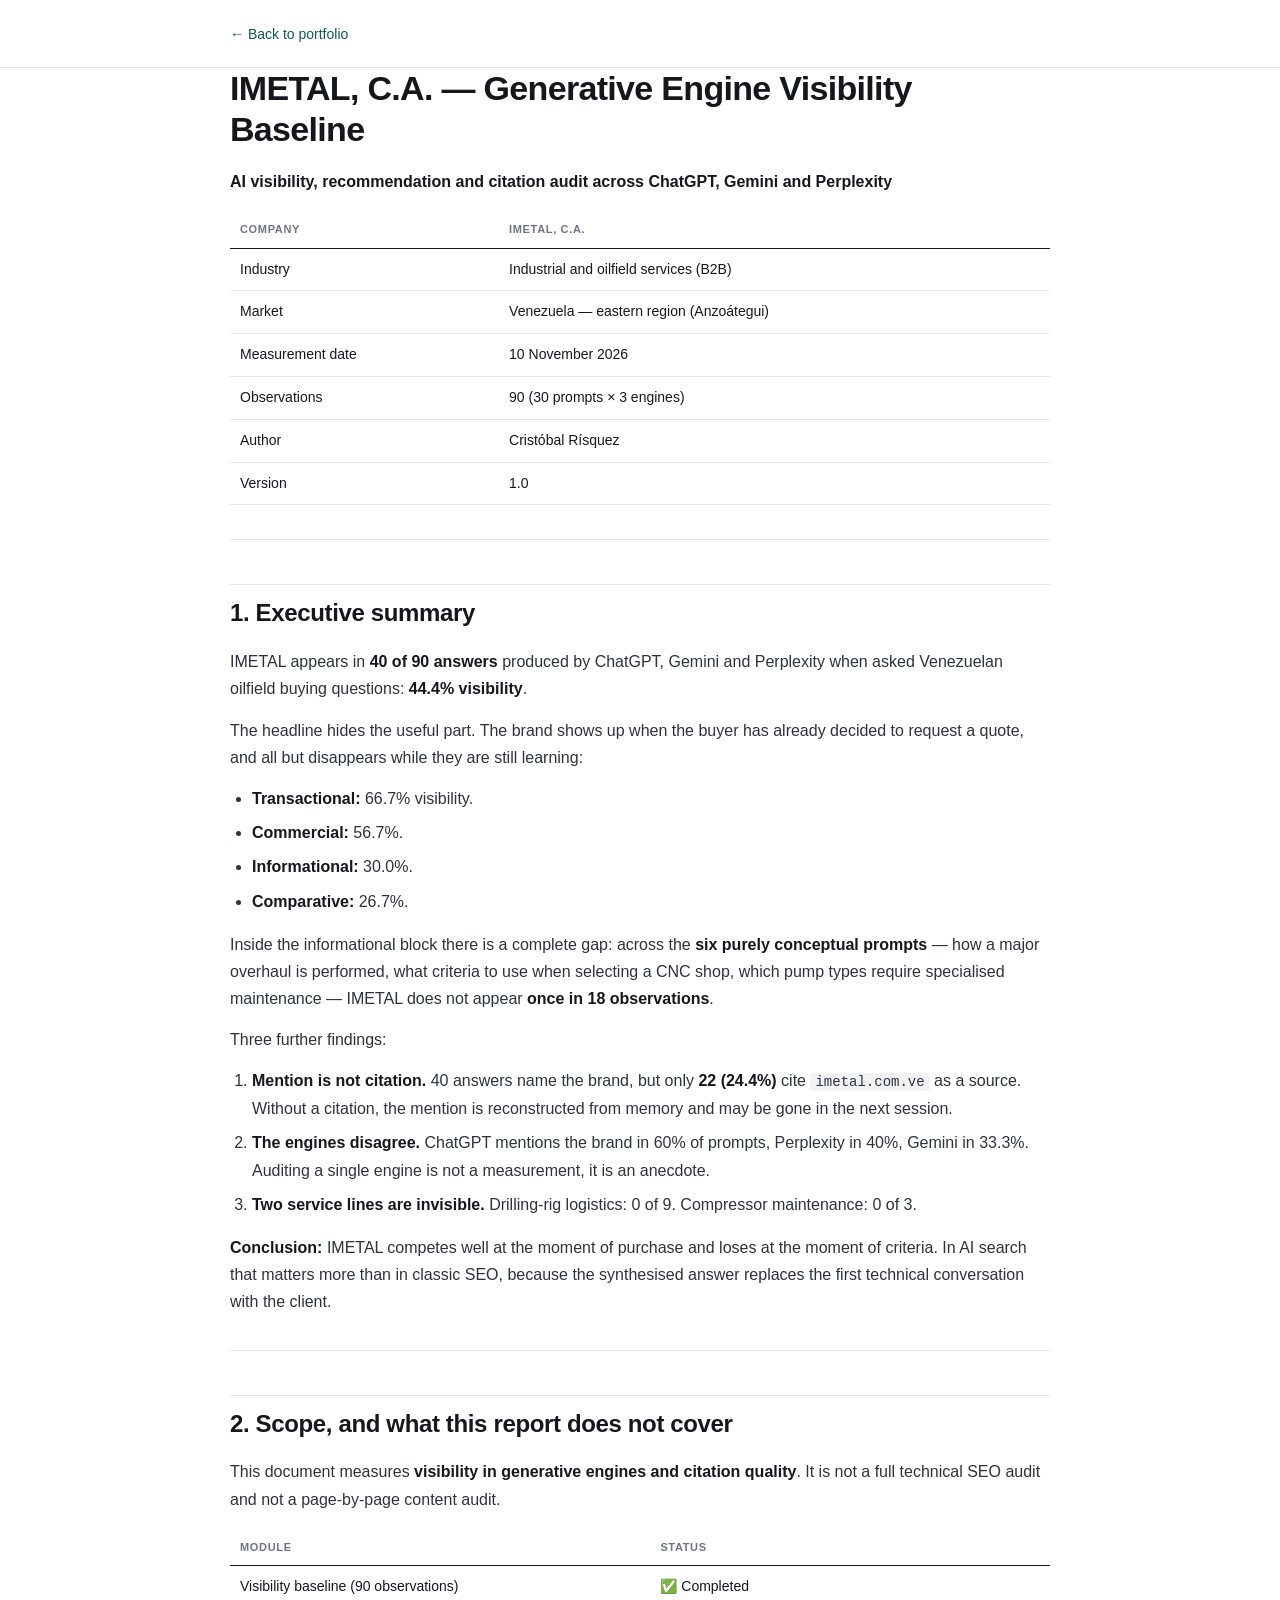
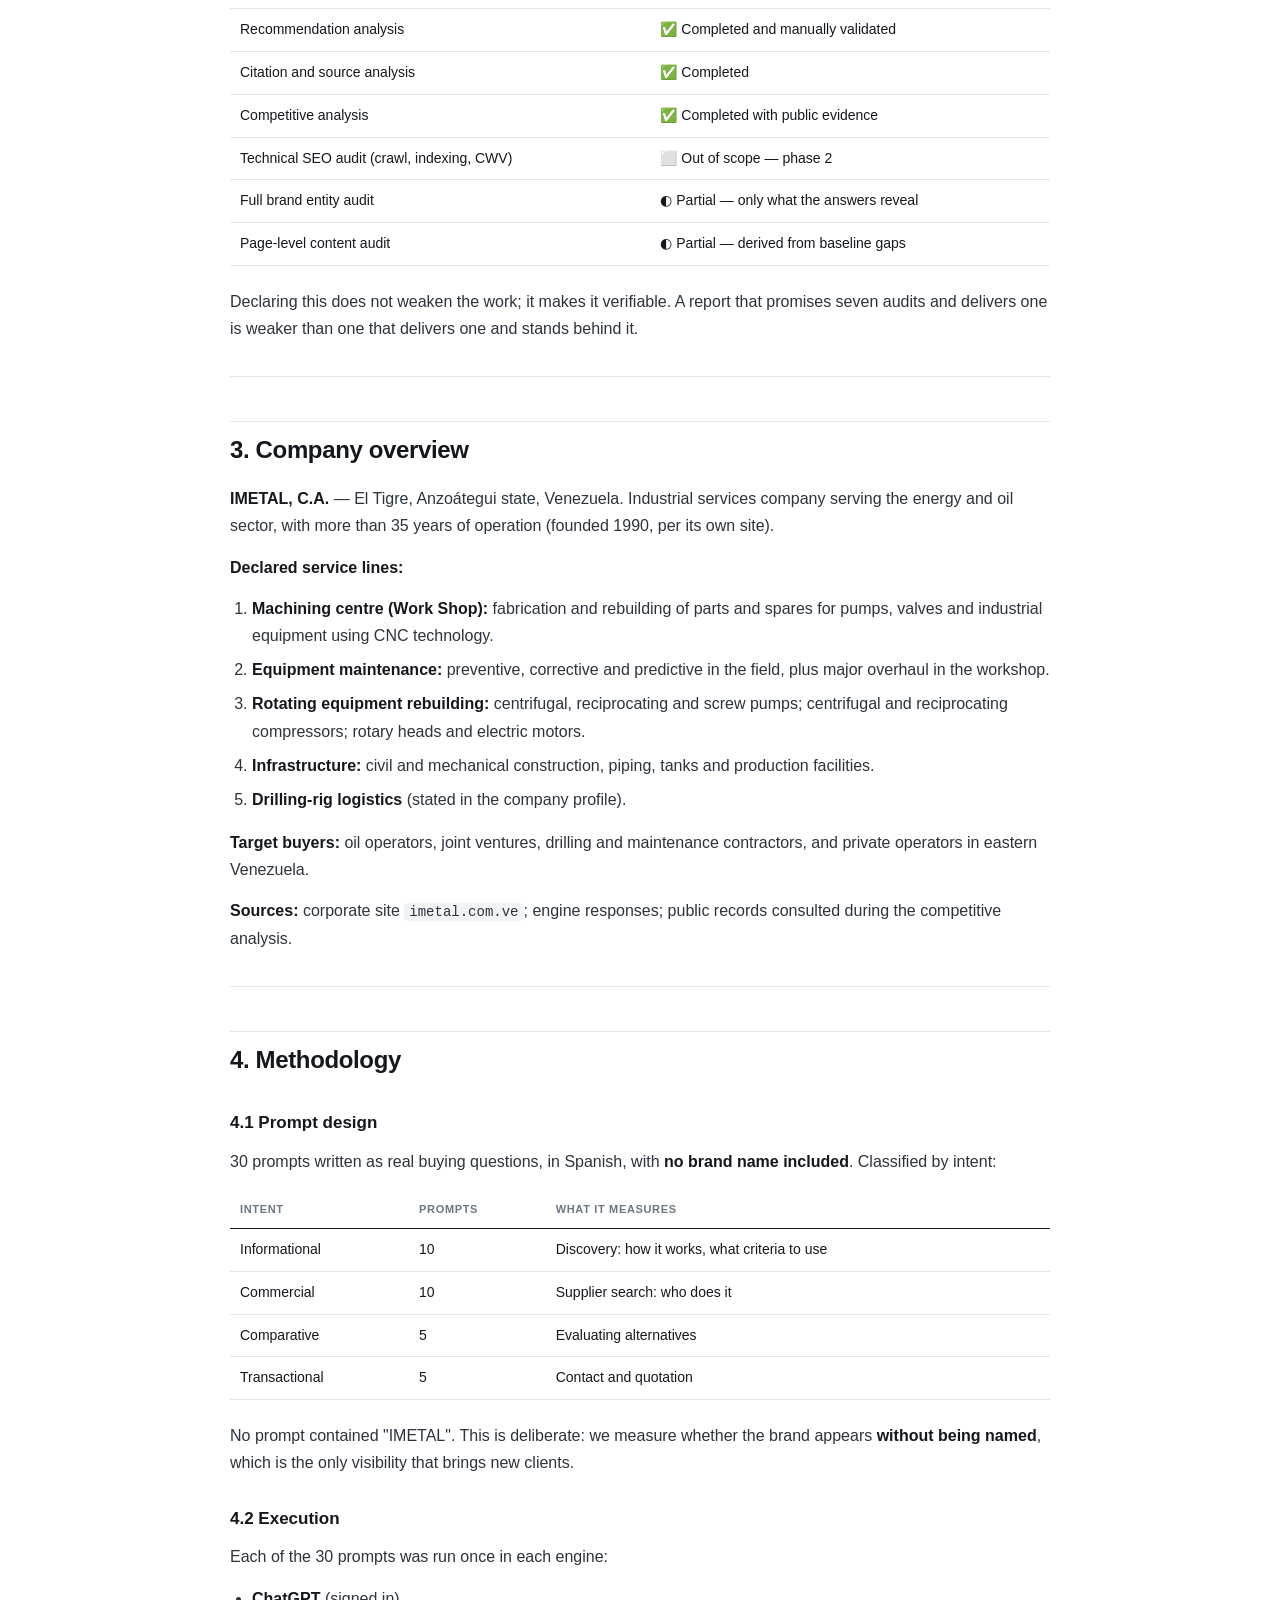
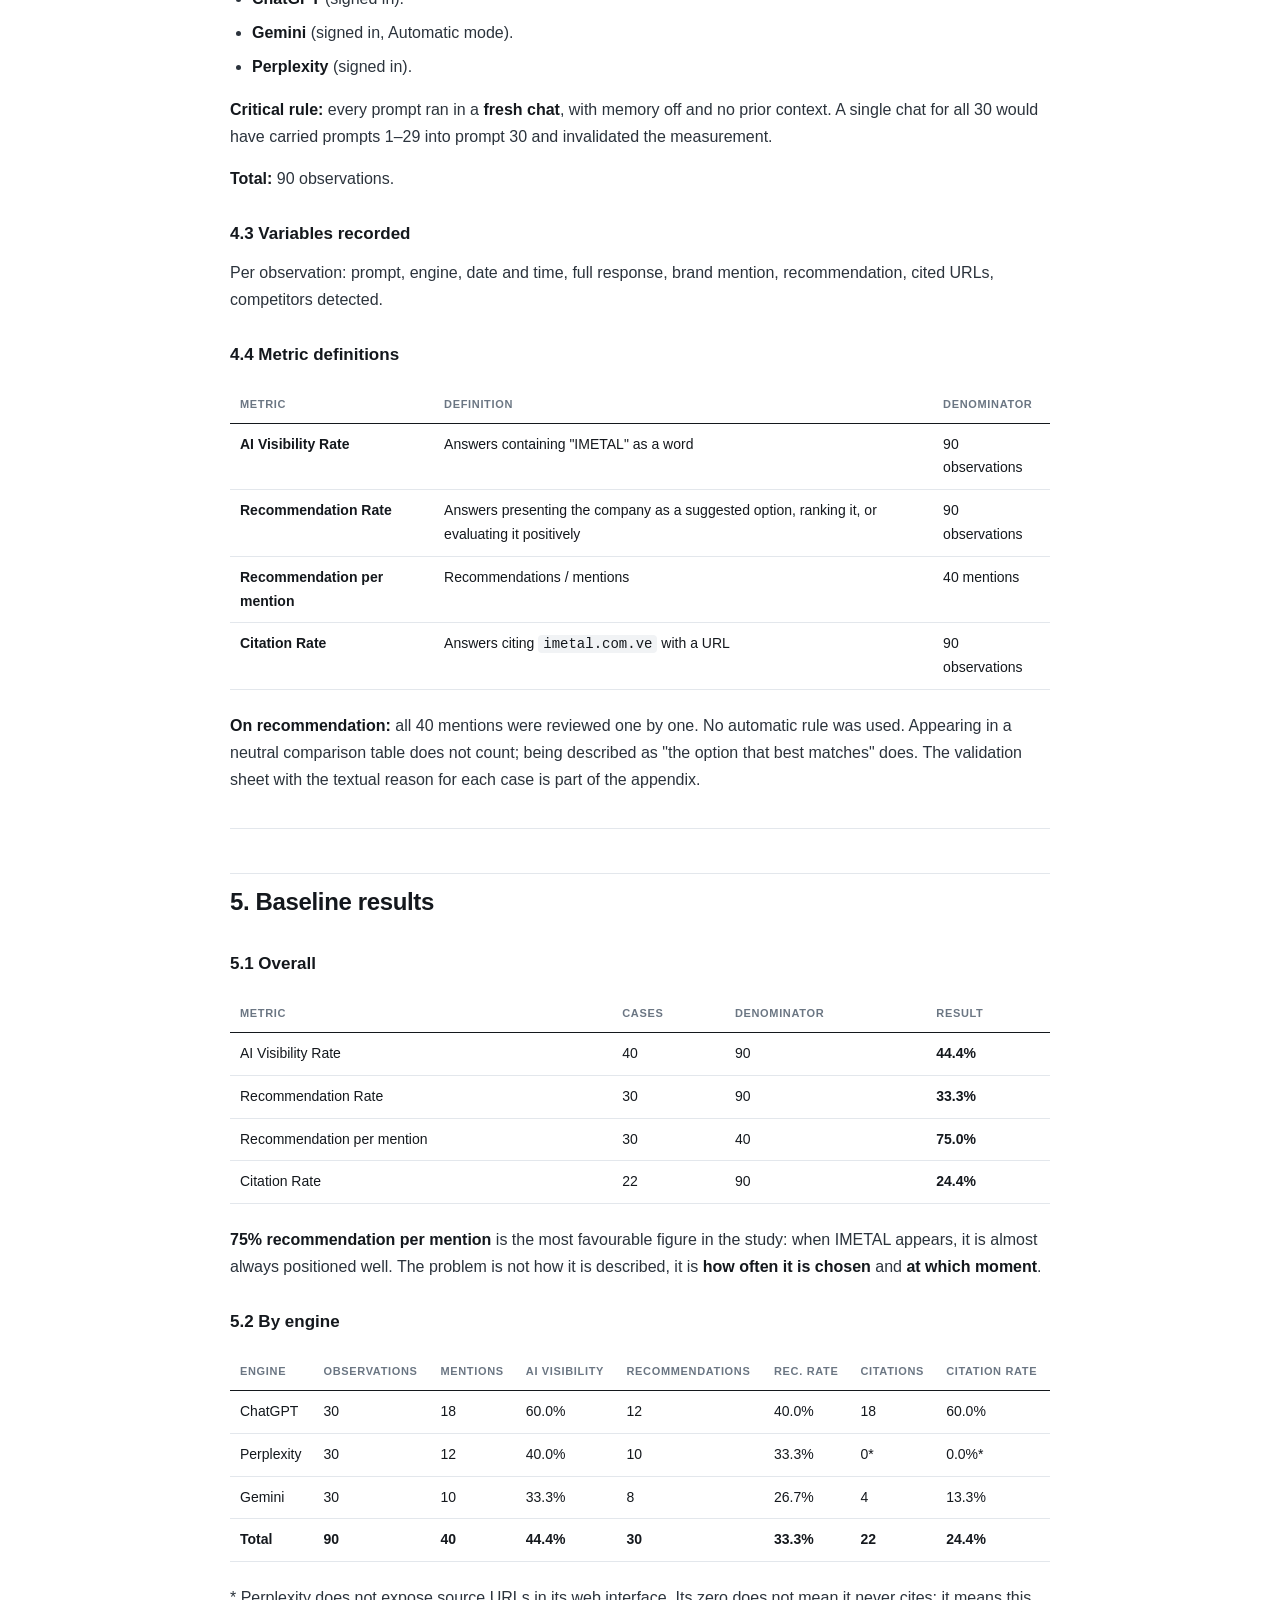
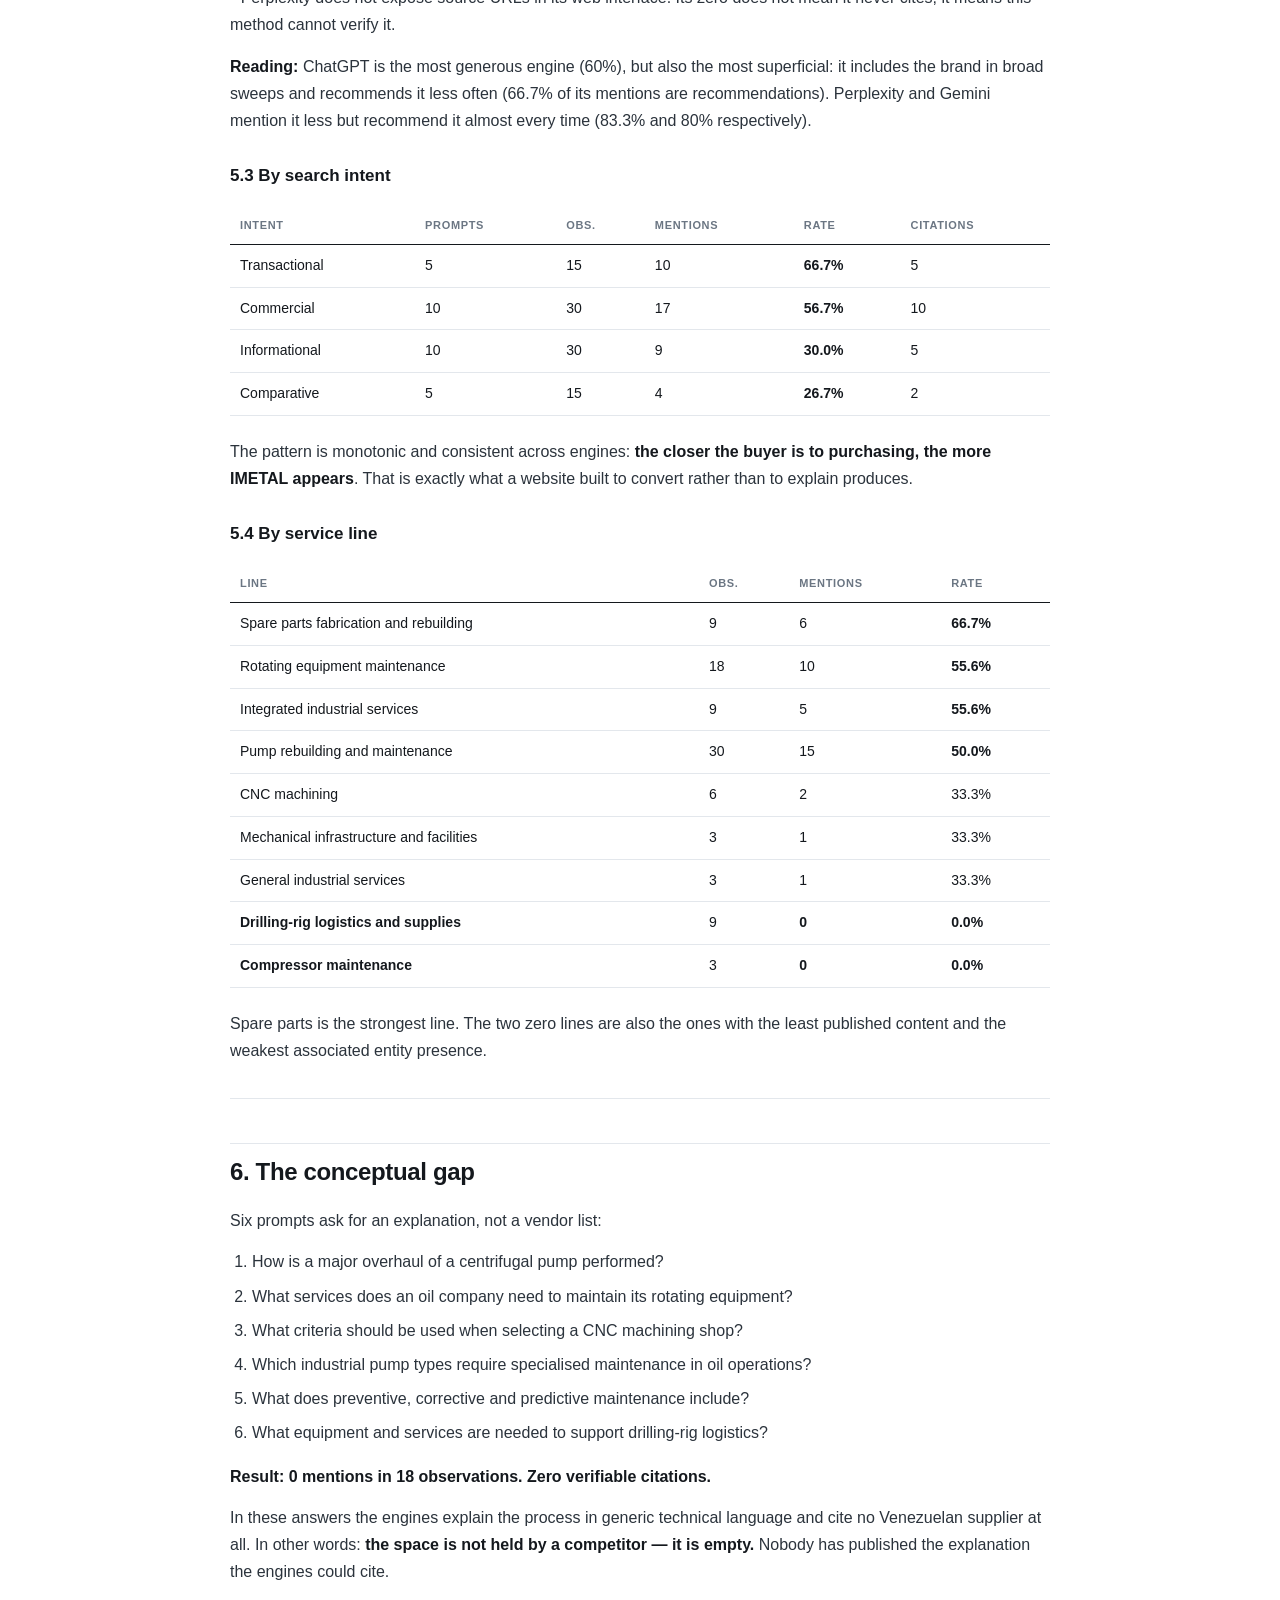
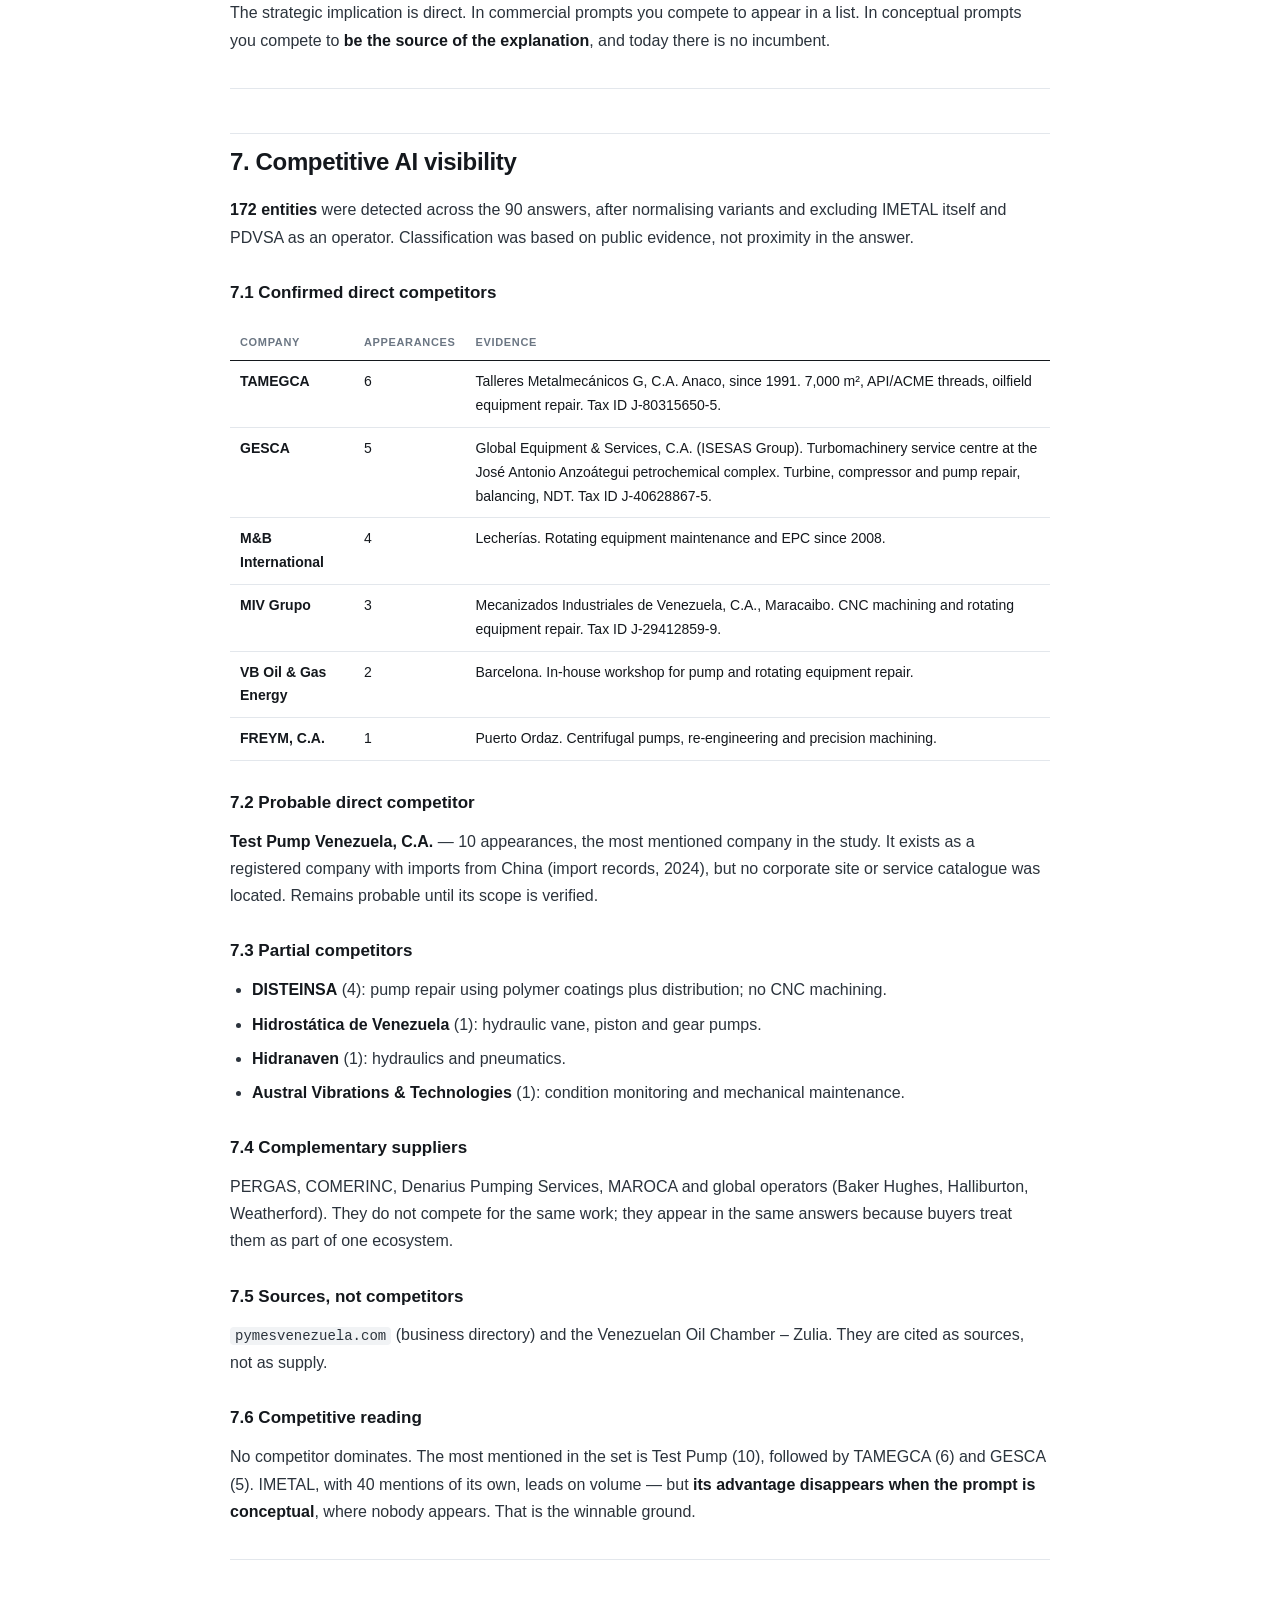
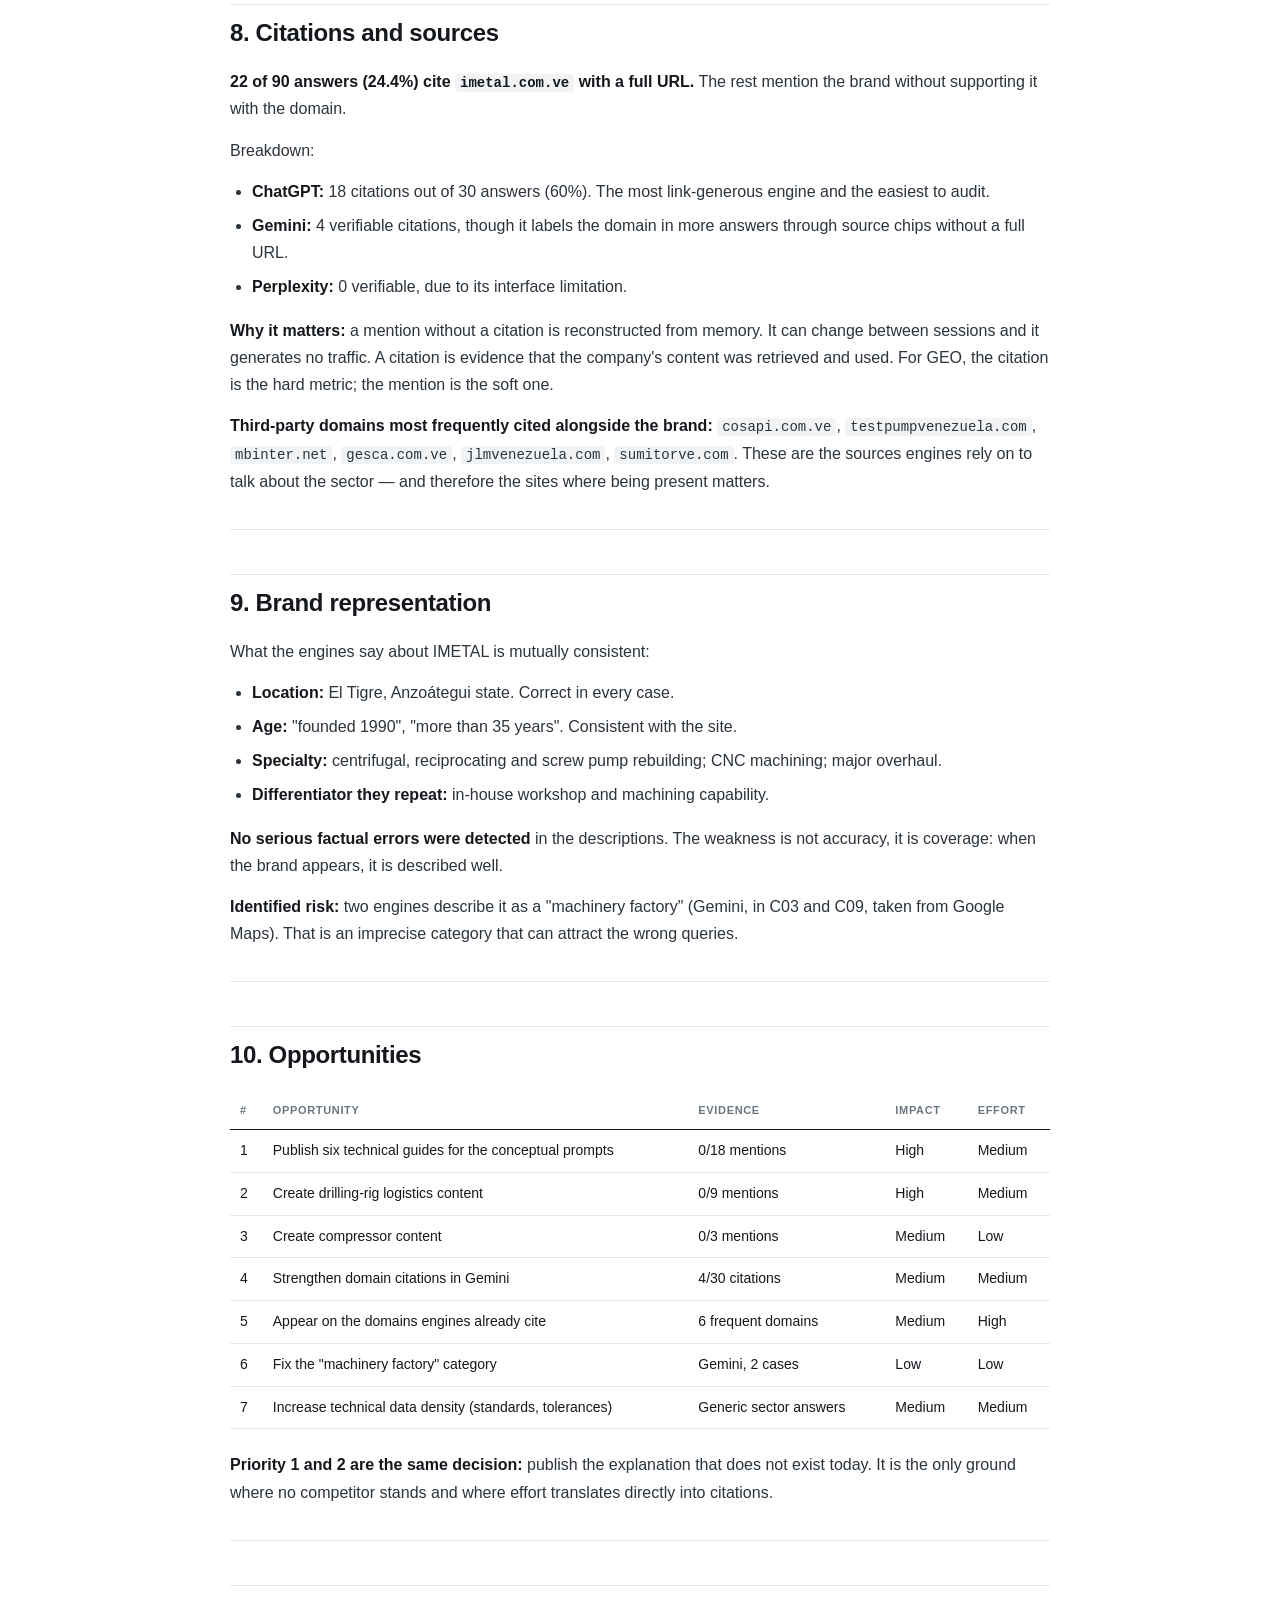
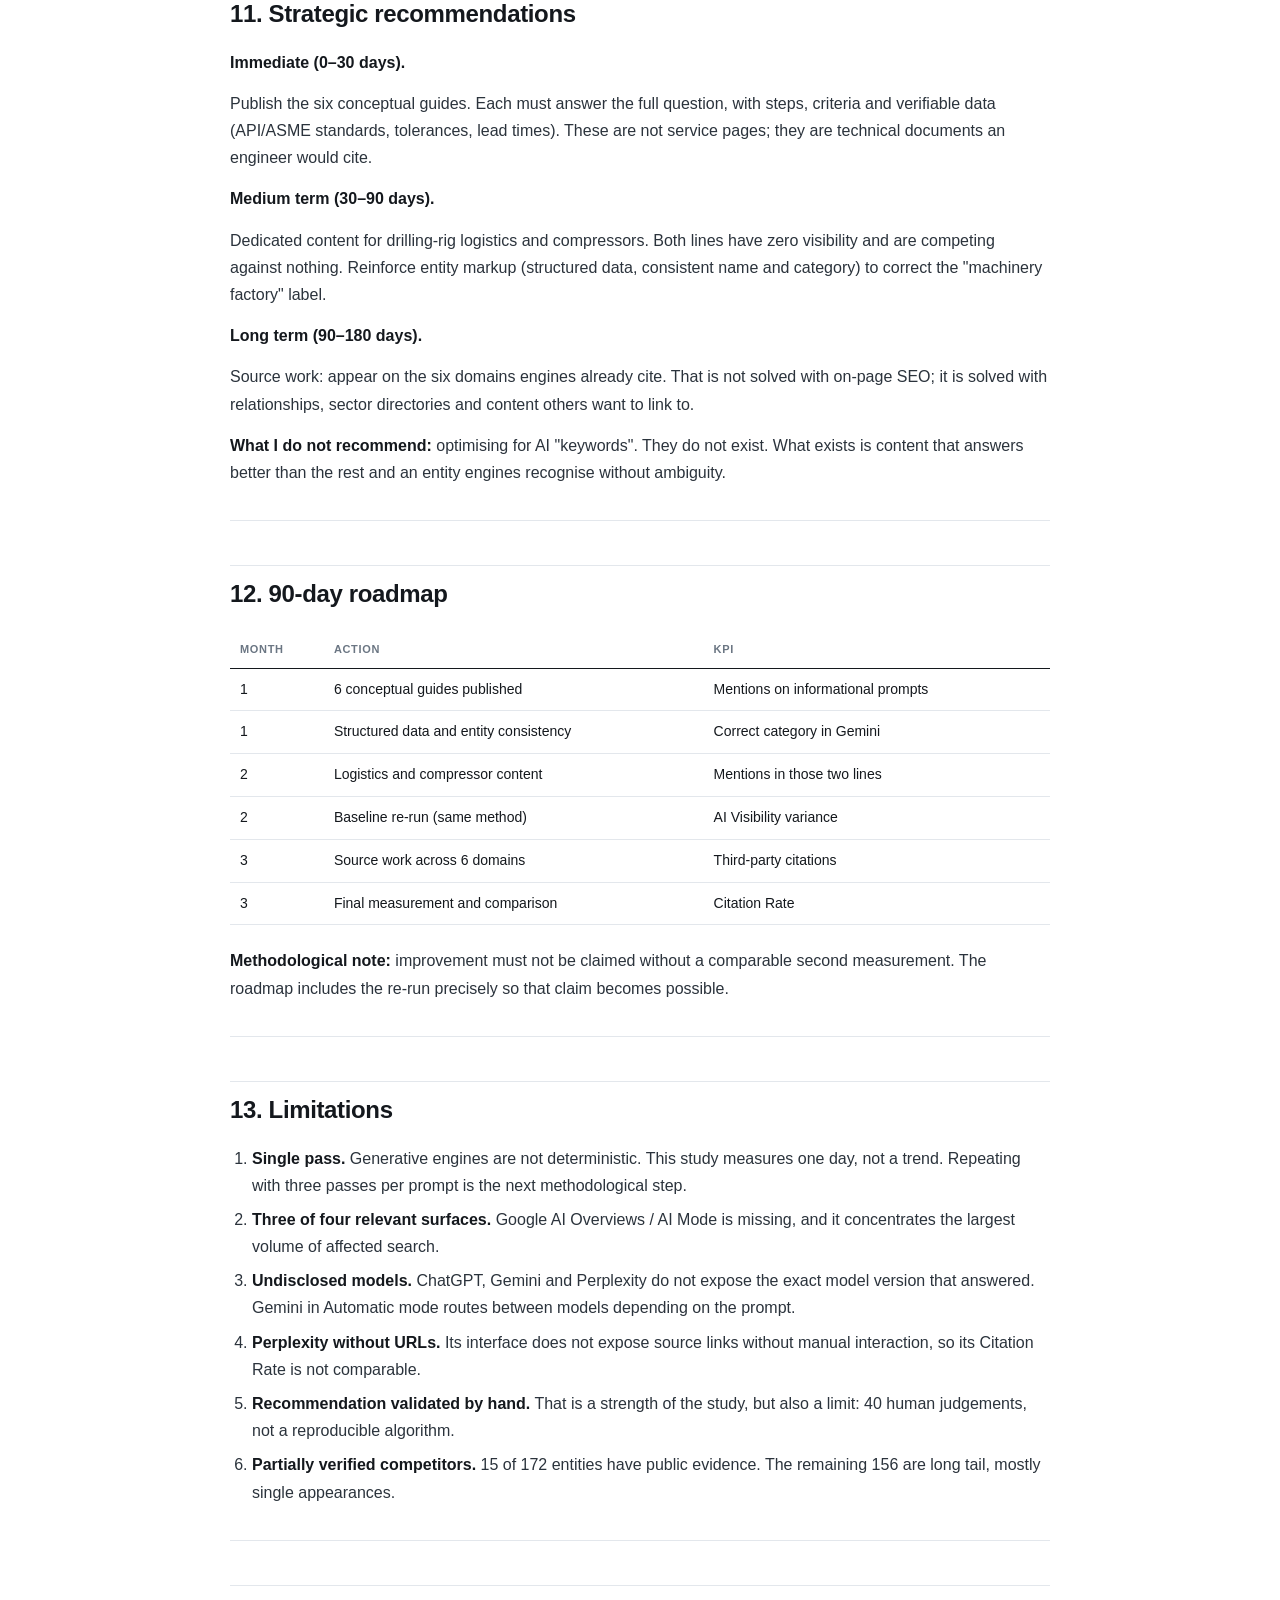
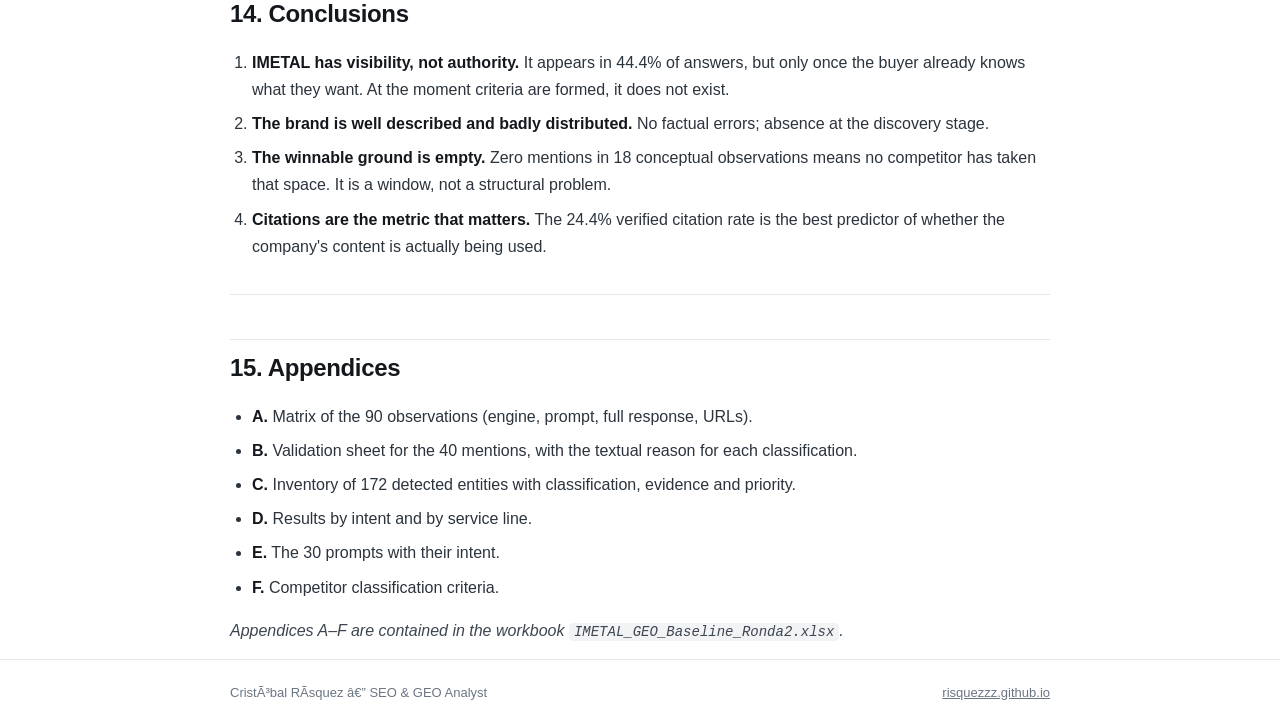
<file: report/en.html>
<!DOCTYPE html>
<html lang="en"><head><meta charset="utf-8">
<meta name="viewport" content="width=device-width, initial-scale=1">
<title>GEO Visibility Baseline - IMETAL, C.A.</title>
<meta name="description" content="GEO visibility baseline for IMETAL, C.A. â€” 90 observations across ChatGPT, Gemini and Perplexity.">
<link rel="canonical" href="https://risquezzz.github.io/report/en.html">
<link rel="stylesheet" href="report.css">
</head><body>
<header class="rp-head"><div class="rp-wrap">
<a class="rp-back" href="../index.html">&larr; Back to portfolio</a>
</div></header>
<main class="rp-wrap">
<h1>IMETAL, C.A. — Generative Engine Visibility Baseline</h1>
<p><strong>AI visibility, recommendation and citation audit across ChatGPT, Gemini and Perplexity</strong></p>
<table>
<thead><tr><th>Company</th><th>IMETAL, C.A.</th></tr></thead><tbody>
<tr><td>Industry</td><td>Industrial and oilfield services (B2B)</td></tr>
<tr><td>Market</td><td>Venezuela — eastern region (Anzoátegui)</td></tr>
<tr><td>Measurement date</td><td>10 November 2026</td></tr>
<tr><td>Observations</td><td>90 (30 prompts × 3 engines)</td></tr>
<tr><td>Author</td><td>Cristóbal Rísquez</td></tr>
<tr><td>Version</td><td>1.0</td></tr>
</tbody></table>
<hr>
<h2>1. Executive summary</h2>
<p>IMETAL appears in <strong>40 of 90 answers</strong> produced by ChatGPT, Gemini and Perplexity when asked Venezuelan oilfield buying questions: <strong>44.4% visibility</strong>.</p>
<p>The headline hides the useful part. The brand shows up when the buyer has already decided to request a quote, and all but disappears while they are still learning:</p>
<ul>
<li><strong>Transactional:</strong> 66.7% visibility.</li>
<li><strong>Commercial:</strong> 56.7%.</li>
<li><strong>Informational:</strong> 30.0%.</li>
<li><strong>Comparative:</strong> 26.7%.</li>
</ul>
<p>Inside the informational block there is a complete gap: across the <strong>six purely conceptual prompts</strong> — how a major overhaul is performed, what criteria to use when selecting a CNC shop, which pump types require specialised maintenance — IMETAL does not appear <strong>once in 18 observations</strong>.</p>
<p>Three further findings:</p>
<ol>
<li><strong>Mention is not citation.</strong> 40 answers name the brand, but only <strong>22 (24.4%)</strong> cite <code>imetal.com.ve</code> as a source. Without a citation, the mention is reconstructed from memory and may be gone in the next session.</li>
<li><strong>The engines disagree.</strong> ChatGPT mentions the brand in 60% of prompts, Perplexity in 40%, Gemini in 33.3%. Auditing a single engine is not a measurement, it is an anecdote.</li>
<li><strong>Two service lines are invisible.</strong> Drilling-rig logistics: 0 of 9. Compressor maintenance: 0 of 3.</li>
</ol>
<p><strong>Conclusion:</strong> IMETAL competes well at the moment of purchase and loses at the moment of criteria. In AI search that matters more than in classic SEO, because the synthesised answer replaces the first technical conversation with the client.</p>
<hr>
<h2>2. Scope, and what this report does not cover</h2>
<p>This document measures <strong>visibility in generative engines and citation quality</strong>. It is not a full technical SEO audit and not a page-by-page content audit.</p>
<table>
<thead><tr><th>Module</th><th>Status</th></tr></thead><tbody>
<tr><td>Visibility baseline (90 observations)</td><td>✅ Completed</td></tr>
<tr><td>Recommendation analysis</td><td>✅ Completed and manually validated</td></tr>
<tr><td>Citation and source analysis</td><td>✅ Completed</td></tr>
<tr><td>Competitive analysis</td><td>✅ Completed with public evidence</td></tr>
<tr><td>Technical SEO audit (crawl, indexing, CWV)</td><td>⬜ Out of scope — phase 2</td></tr>
<tr><td>Full brand entity audit</td><td>◐ Partial — only what the answers reveal</td></tr>
<tr><td>Page-level content audit</td><td>◐ Partial — derived from baseline gaps</td></tr>
</tbody></table>
<p>Declaring this does not weaken the work; it makes it verifiable. A report that promises seven audits and delivers one is weaker than one that delivers one and stands behind it.</p>
<hr>
<h2>3. Company overview</h2>
<p><strong>IMETAL, C.A.</strong> — El Tigre, Anzoátegui state, Venezuela. Industrial services company serving the energy and oil sector, with more than 35 years of operation (founded 1990, per its own site).</p>
<p><strong>Declared service lines:</strong></p>
<ol>
<li><strong>Machining centre (Work Shop):</strong> fabrication and rebuilding of parts and spares for pumps, valves and industrial equipment using CNC technology.</li>
<li><strong>Equipment maintenance:</strong> preventive, corrective and predictive in the field, plus major overhaul in the workshop.</li>
<li><strong>Rotating equipment rebuilding:</strong> centrifugal, reciprocating and screw pumps; centrifugal and reciprocating compressors; rotary heads and electric motors.</li>
<li><strong>Infrastructure:</strong> civil and mechanical construction, piping, tanks and production facilities.</li>
<li><strong>Drilling-rig logistics</strong> (stated in the company profile).</li>
</ol>
<p><strong>Target buyers:</strong> oil operators, joint ventures, drilling and maintenance contractors, and private operators in eastern Venezuela.</p>
<p><strong>Sources:</strong> corporate site <code>imetal.com.ve</code>; engine responses; public records consulted during the competitive analysis.</p>
<hr>
<h2>4. Methodology</h2>
<h3>4.1 Prompt design</h3>
<p>30 prompts written as real buying questions, in Spanish, with <strong>no brand name included</strong>. Classified by intent:</p>
<table>
<thead><tr><th>Intent</th><th>Prompts</th><th>What it measures</th></tr></thead><tbody>
<tr><td>Informational</td><td>10</td><td>Discovery: how it works, what criteria to use</td></tr>
<tr><td>Commercial</td><td>10</td><td>Supplier search: who does it</td></tr>
<tr><td>Comparative</td><td>5</td><td>Evaluating alternatives</td></tr>
<tr><td>Transactional</td><td>5</td><td>Contact and quotation</td></tr>
</tbody></table>
<p>No prompt contained "IMETAL". This is deliberate: we measure whether the brand appears <strong>without being named</strong>, which is the only visibility that brings new clients.</p>
<h3>4.2 Execution</h3>
<p>Each of the 30 prompts was run once in each engine:</p>
<ul>
<li><strong>ChatGPT</strong> (signed in).</li>
<li><strong>Gemini</strong> (signed in, Automatic mode).</li>
<li><strong>Perplexity</strong> (signed in).</li>
</ul>
<p><strong>Critical rule:</strong> every prompt ran in a <strong>fresh chat</strong>, with memory off and no prior context. A single chat for all 30 would have carried prompts 1–29 into prompt 30 and invalidated the measurement.</p>
<p><strong>Total:</strong> 90 observations.</p>
<h3>4.3 Variables recorded</h3>
<p>Per observation: prompt, engine, date and time, full response, brand mention, recommendation, cited URLs, competitors detected.</p>
<h3>4.4 Metric definitions</h3>
<table>
<thead><tr><th>Metric</th><th>Definition</th><th>Denominator</th></tr></thead><tbody>
<tr><td><strong>AI Visibility Rate</strong></td><td>Answers containing "IMETAL" as a word</td><td>90 observations</td></tr>
<tr><td><strong>Recommendation Rate</strong></td><td>Answers presenting the company as a suggested option, ranking it, or evaluating it positively</td><td>90 observations</td></tr>
<tr><td><strong>Recommendation per mention</strong></td><td>Recommendations / mentions</td><td>40 mentions</td></tr>
<tr><td><strong>Citation Rate</strong></td><td>Answers citing <code>imetal.com.ve</code> with a URL</td><td>90 observations</td></tr>
</tbody></table>
<p><strong>On recommendation:</strong> all 40 mentions were reviewed one by one. No automatic rule was used. Appearing in a neutral comparison table does not count; being described as "the option that best matches" does. The validation sheet with the textual reason for each case is part of the appendix.</p>
<hr>
<h2>5. Baseline results</h2>
<h3>5.1 Overall</h3>
<table>
<thead><tr><th>Metric</th><th>Cases</th><th>Denominator</th><th>Result</th></tr></thead><tbody>
<tr><td>AI Visibility Rate</td><td>40</td><td>90</td><td><strong>44.4%</strong></td></tr>
<tr><td>Recommendation Rate</td><td>30</td><td>90</td><td><strong>33.3%</strong></td></tr>
<tr><td>Recommendation per mention</td><td>30</td><td>40</td><td><strong>75.0%</strong></td></tr>
<tr><td>Citation Rate</td><td>22</td><td>90</td><td><strong>24.4%</strong></td></tr>
</tbody></table>
<p><strong>75% recommendation per mention</strong> is the most favourable figure in the study: when IMETAL appears, it is almost always positioned well. The problem is not how it is described, it is <strong>how often it is chosen</strong> and <strong>at which moment</strong>.</p>
<h3>5.2 By engine</h3>
<table>
<thead><tr><th>Engine</th><th>Observations</th><th>Mentions</th><th>AI Visibility</th><th>Recommendations</th><th>Rec. Rate</th><th>Citations</th><th>Citation Rate</th></tr></thead><tbody>
<tr><td>ChatGPT</td><td>30</td><td>18</td><td>60.0%</td><td>12</td><td>40.0%</td><td>18</td><td>60.0%</td></tr>
<tr><td>Perplexity</td><td>30</td><td>12</td><td>40.0%</td><td>10</td><td>33.3%</td><td>0*</td><td>0.0%*</td></tr>
<tr><td>Gemini</td><td>30</td><td>10</td><td>33.3%</td><td>8</td><td>26.7%</td><td>4</td><td>13.3%</td></tr>
<tr><td><strong>Total</strong></td><td><strong>90</strong></td><td><strong>40</strong></td><td><strong>44.4%</strong></td><td><strong>30</strong></td><td><strong>33.3%</strong></td><td><strong>22</strong></td><td><strong>24.4%</strong></td></tr>
</tbody></table>
<p>* Perplexity does not expose source URLs in its web interface. Its zero does not mean it never cites; it means this method cannot verify it.</p>
<p><strong>Reading:</strong> ChatGPT is the most generous engine (60%), but also the most superficial: it includes the brand in broad sweeps and recommends it less often (66.7% of its mentions are recommendations). Perplexity and Gemini mention it less but recommend it almost every time (83.3% and 80% respectively).</p>
<h3>5.3 By search intent</h3>
<table>
<thead><tr><th>Intent</th><th>Prompts</th><th>Obs.</th><th>Mentions</th><th>Rate</th><th>Citations</th></tr></thead><tbody>
<tr><td>Transactional</td><td>5</td><td>15</td><td>10</td><td><strong>66.7%</strong></td><td>5</td></tr>
<tr><td>Commercial</td><td>10</td><td>30</td><td>17</td><td><strong>56.7%</strong></td><td>10</td></tr>
<tr><td>Informational</td><td>10</td><td>30</td><td>9</td><td><strong>30.0%</strong></td><td>5</td></tr>
<tr><td>Comparative</td><td>5</td><td>15</td><td>4</td><td><strong>26.7%</strong></td><td>2</td></tr>
</tbody></table>
<p>The pattern is monotonic and consistent across engines: <strong>the closer the buyer is to purchasing, the more IMETAL appears</strong>. That is exactly what a website built to convert rather than to explain produces.</p>
<h3>5.4 By service line</h3>
<table>
<thead><tr><th>Line</th><th>Obs.</th><th>Mentions</th><th>Rate</th></tr></thead><tbody>
<tr><td>Spare parts fabrication and rebuilding</td><td>9</td><td>6</td><td><strong>66.7%</strong></td></tr>
<tr><td>Rotating equipment maintenance</td><td>18</td><td>10</td><td><strong>55.6%</strong></td></tr>
<tr><td>Integrated industrial services</td><td>9</td><td>5</td><td><strong>55.6%</strong></td></tr>
<tr><td>Pump rebuilding and maintenance</td><td>30</td><td>15</td><td><strong>50.0%</strong></td></tr>
<tr><td>CNC machining</td><td>6</td><td>2</td><td>33.3%</td></tr>
<tr><td>Mechanical infrastructure and facilities</td><td>3</td><td>1</td><td>33.3%</td></tr>
<tr><td>General industrial services</td><td>3</td><td>1</td><td>33.3%</td></tr>
<tr><td><strong>Drilling-rig logistics and supplies</strong></td><td>9</td><td><strong>0</strong></td><td><strong>0.0%</strong></td></tr>
<tr><td><strong>Compressor maintenance</strong></td><td>3</td><td><strong>0</strong></td><td><strong>0.0%</strong></td></tr>
</tbody></table>
<p>Spare parts is the strongest line. The two zero lines are also the ones with the least published content and the weakest associated entity presence.</p>
<hr>
<h2>6. The conceptual gap</h2>
<p>Six prompts ask for an explanation, not a vendor list:</p>
<ol>
<li>How is a major overhaul of a centrifugal pump performed?</li>
<li>What services does an oil company need to maintain its rotating equipment?</li>
<li>What criteria should be used when selecting a CNC machining shop?</li>
<li>Which industrial pump types require specialised maintenance in oil operations?</li>
<li>What does preventive, corrective and predictive maintenance include?</li>
<li>What equipment and services are needed to support drilling-rig logistics?</li>
</ol>
<p><strong>Result: 0 mentions in 18 observations. Zero verifiable citations.</strong></p>
<p>In these answers the engines explain the process in generic technical language and cite no Venezuelan supplier at all. In other words: <strong>the space is not held by a competitor — it is empty.</strong> Nobody has published the explanation the engines could cite.</p>
<p>The strategic implication is direct. In commercial prompts you compete to appear in a list. In conceptual prompts you compete to <strong>be the source of the explanation</strong>, and today there is no incumbent.</p>
<hr>
<h2>7. Competitive AI visibility</h2>
<p><strong>172 entities</strong> were detected across the 90 answers, after normalising variants and excluding IMETAL itself and PDVSA as an operator. Classification was based on public evidence, not proximity in the answer.</p>
<h3>7.1 Confirmed direct competitors</h3>
<table>
<thead><tr><th>Company</th><th>Appearances</th><th>Evidence</th></tr></thead><tbody>
<tr><td><strong>TAMEGCA</strong></td><td>6</td><td>Talleres Metalmecánicos G, C.A. Anaco, since 1991. 7,000 m², API/ACME threads, oilfield equipment repair. Tax ID J-80315650-5.</td></tr>
<tr><td><strong>GESCA</strong></td><td>5</td><td>Global Equipment &amp; Services, C.A. (ISESAS Group). Turbomachinery service centre at the José Antonio Anzoátegui petrochemical complex. Turbine, compressor and pump repair, balancing, NDT. Tax ID J-40628867-5.</td></tr>
<tr><td><strong>M&amp;B International</strong></td><td>4</td><td>Lecherías. Rotating equipment maintenance and EPC since 2008.</td></tr>
<tr><td><strong>MIV Grupo</strong></td><td>3</td><td>Mecanizados Industriales de Venezuela, C.A., Maracaibo. CNC machining and rotating equipment repair. Tax ID J-29412859-9.</td></tr>
<tr><td><strong>VB Oil &amp; Gas Energy</strong></td><td>2</td><td>Barcelona. In-house workshop for pump and rotating equipment repair.</td></tr>
<tr><td><strong>FREYM, C.A.</strong></td><td>1</td><td>Puerto Ordaz. Centrifugal pumps, re-engineering and precision machining.</td></tr>
</tbody></table>
<h3>7.2 Probable direct competitor</h3>
<p><strong>Test Pump Venezuela, C.A.</strong> — 10 appearances, the most mentioned company in the study. It exists as a registered company with imports from China (import records, 2024), but no corporate site or service catalogue was located. Remains probable until its scope is verified.</p>
<h3>7.3 Partial competitors</h3>
<ul>
<li><strong>DISTEINSA</strong> (4): pump repair using polymer coatings plus distribution; no CNC machining.</li>
<li><strong>Hidrostática de Venezuela</strong> (1): hydraulic vane, piston and gear pumps.</li>
<li><strong>Hidranaven</strong> (1): hydraulics and pneumatics.</li>
<li><strong>Austral Vibrations &amp; Technologies</strong> (1): condition monitoring and mechanical maintenance.</li>
</ul>
<h3>7.4 Complementary suppliers</h3>
<p>PERGAS, COMERINC, Denarius Pumping Services, MAROCA and global operators (Baker Hughes, Halliburton, Weatherford). They do not compete for the same work; they appear in the same answers because buyers treat them as part of one ecosystem.</p>
<h3>7.5 Sources, not competitors</h3>
<p><code>pymesvenezuela.com</code> (business directory) and the Venezuelan Oil Chamber – Zulia. They are cited as sources, not as supply.</p>
<h3>7.6 Competitive reading</h3>
<p>No competitor dominates. The most mentioned in the set is Test Pump (10), followed by TAMEGCA (6) and GESCA (5). IMETAL, with 40 mentions of its own, leads on volume — but <strong>its advantage disappears when the prompt is conceptual</strong>, where nobody appears. That is the winnable ground.</p>
<hr>
<h2>8. Citations and sources</h2>
<p><strong>22 of 90 answers (24.4%) cite <code>imetal.com.ve</code> with a full URL.</strong> The rest mention the brand without supporting it with the domain.</p>
<p>Breakdown:</p>
<ul>
<li><strong>ChatGPT:</strong> 18 citations out of 30 answers (60%). The most link-generous engine and the easiest to audit.</li>
<li><strong>Gemini:</strong> 4 verifiable citations, though it labels the domain in more answers through source chips without a full URL.</li>
<li><strong>Perplexity:</strong> 0 verifiable, due to its interface limitation.</li>
</ul>
<p><strong>Why it matters:</strong> a mention without a citation is reconstructed from memory. It can change between sessions and it generates no traffic. A citation is evidence that the company's content was retrieved and used. For GEO, the citation is the hard metric; the mention is the soft one.</p>
<p><strong>Third-party domains most frequently cited alongside the brand:</strong> <code>cosapi.com.ve</code>, <code>testpumpvenezuela.com</code>, <code>mbinter.net</code>, <code>gesca.com.ve</code>, <code>jlmvenezuela.com</code>, <code>sumitorve.com</code>. These are the sources engines rely on to talk about the sector — and therefore the sites where being present matters.</p>
<hr>
<h2>9. Brand representation</h2>
<p>What the engines say about IMETAL is mutually consistent:</p>
<ul>
<li><strong>Location:</strong> El Tigre, Anzoátegui state. Correct in every case.</li>
<li><strong>Age:</strong> "founded 1990", "more than 35 years". Consistent with the site.</li>
<li><strong>Specialty:</strong> centrifugal, reciprocating and screw pump rebuilding; CNC machining; major overhaul.</li>
<li><strong>Differentiator they repeat:</strong> in-house workshop and machining capability.</li>
</ul>
<p><strong>No serious factual errors were detected</strong> in the descriptions. The weakness is not accuracy, it is coverage: when the brand appears, it is described well.</p>
<p><strong>Identified risk:</strong> two engines describe it as a "machinery factory" (Gemini, in C03 and C09, taken from Google Maps). That is an imprecise category that can attract the wrong queries.</p>
<hr>
<h2>10. Opportunities</h2>
<table>
<thead><tr><th>#</th><th>Opportunity</th><th>Evidence</th><th>Impact</th><th>Effort</th></tr></thead><tbody>
<tr><td>1</td><td>Publish six technical guides for the conceptual prompts</td><td>0/18 mentions</td><td>High</td><td>Medium</td></tr>
<tr><td>2</td><td>Create drilling-rig logistics content</td><td>0/9 mentions</td><td>High</td><td>Medium</td></tr>
<tr><td>3</td><td>Create compressor content</td><td>0/3 mentions</td><td>Medium</td><td>Low</td></tr>
<tr><td>4</td><td>Strengthen domain citations in Gemini</td><td>4/30 citations</td><td>Medium</td><td>Medium</td></tr>
<tr><td>5</td><td>Appear on the domains engines already cite</td><td>6 frequent domains</td><td>Medium</td><td>High</td></tr>
<tr><td>6</td><td>Fix the "machinery factory" category</td><td>Gemini, 2 cases</td><td>Low</td><td>Low</td></tr>
<tr><td>7</td><td>Increase technical data density (standards, tolerances)</td><td>Generic sector answers</td><td>Medium</td><td>Medium</td></tr>
</tbody></table>
<p><strong>Priority 1 and 2 are the same decision:</strong> publish the explanation that does not exist today. It is the only ground where no competitor stands and where effort translates directly into citations.</p>
<hr>
<h2>11. Strategic recommendations</h2>
<p><strong>Immediate (0–30 days).</strong></p>
<p>Publish the six conceptual guides. Each must answer the full question, with steps, criteria and verifiable data (API/ASME standards, tolerances, lead times). These are not service pages; they are technical documents an engineer would cite.</p>
<p><strong>Medium term (30–90 days).</strong></p>
<p>Dedicated content for drilling-rig logistics and compressors. Both lines have zero visibility and are competing against nothing. Reinforce entity markup (structured data, consistent name and category) to correct the "machinery factory" label.</p>
<p><strong>Long term (90–180 days).</strong></p>
<p>Source work: appear on the six domains engines already cite. That is not solved with on-page SEO; it is solved with relationships, sector directories and content others want to link to.</p>
<p><strong>What I do not recommend:</strong> optimising for AI "keywords". They do not exist. What exists is content that answers better than the rest and an entity engines recognise without ambiguity.</p>
<hr>
<h2>12. 90-day roadmap</h2>
<table>
<thead><tr><th>Month</th><th>Action</th><th>KPI</th></tr></thead><tbody>
<tr><td>1</td><td>6 conceptual guides published</td><td>Mentions on informational prompts</td></tr>
<tr><td>1</td><td>Structured data and entity consistency</td><td>Correct category in Gemini</td></tr>
<tr><td>2</td><td>Logistics and compressor content</td><td>Mentions in those two lines</td></tr>
<tr><td>2</td><td>Baseline re-run (same method)</td><td>AI Visibility variance</td></tr>
<tr><td>3</td><td>Source work across 6 domains</td><td>Third-party citations</td></tr>
<tr><td>3</td><td>Final measurement and comparison</td><td>Citation Rate</td></tr>
</tbody></table>
<p><strong>Methodological note:</strong> improvement must not be claimed without a comparable second measurement. The roadmap includes the re-run precisely so that claim becomes possible.</p>
<hr>
<h2>13. Limitations</h2>
<ol>
<li><strong>Single pass.</strong> Generative engines are not deterministic. This study measures one day, not a trend. Repeating with three passes per prompt is the next methodological step.</li>
<li><strong>Three of four relevant surfaces.</strong> Google AI Overviews / AI Mode is missing, and it concentrates the largest volume of affected search.</li>
<li><strong>Undisclosed models.</strong> ChatGPT, Gemini and Perplexity do not expose the exact model version that answered. Gemini in Automatic mode routes between models depending on the prompt.</li>
<li><strong>Perplexity without URLs.</strong> Its interface does not expose source links without manual interaction, so its Citation Rate is not comparable.</li>
<li><strong>Recommendation validated by hand.</strong> That is a strength of the study, but also a limit: 40 human judgements, not a reproducible algorithm.</li>
<li><strong>Partially verified competitors.</strong> 15 of 172 entities have public evidence. The remaining 156 are long tail, mostly single appearances.</li>
</ol>
<hr>
<h2>14. Conclusions</h2>
<ol>
<li><strong>IMETAL has visibility, not authority.</strong> It appears in 44.4% of answers, but only once the buyer already knows what they want. At the moment criteria are formed, it does not exist.</li>
<li><strong>The brand is well described and badly distributed.</strong> No factual errors; absence at the discovery stage.</li>
<li><strong>The winnable ground is empty.</strong> Zero mentions in 18 conceptual observations means no competitor has taken that space. It is a window, not a structural problem.</li>
<li><strong>Citations are the metric that matters.</strong> The 24.4% verified citation rate is the best predictor of whether the company's content is actually being used.</li>
</ol>
<hr>
<h2>15. Appendices</h2>
<ul>
<li><strong>A.</strong> Matrix of the 90 observations (engine, prompt, full response, URLs).</li>
<li><strong>B.</strong> Validation sheet for the 40 mentions, with the textual reason for each classification.</li>
<li><strong>C.</strong> Inventory of 172 detected entities with classification, evidence and priority.</li>
<li><strong>D.</strong> Results by intent and by service line.</li>
<li><strong>E.</strong> The 30 prompts with their intent.</li>
<li><strong>F.</strong> Competitor classification criteria.</li>
</ul>
<p><em>Appendices A–F are contained in the workbook <code>IMETAL_GEO_Baseline_Ronda2.xlsx</code>.</em></p>
</main>
<footer class="rp-foot"><div class="rp-wrap">
<span>CristÃ³bal RÃ­squez â€” SEO &amp; GEO Analyst</span>
<span><a href="../index.html">risquezzz.github.io</a></span>
</div></footer>
</body></html>
</file>
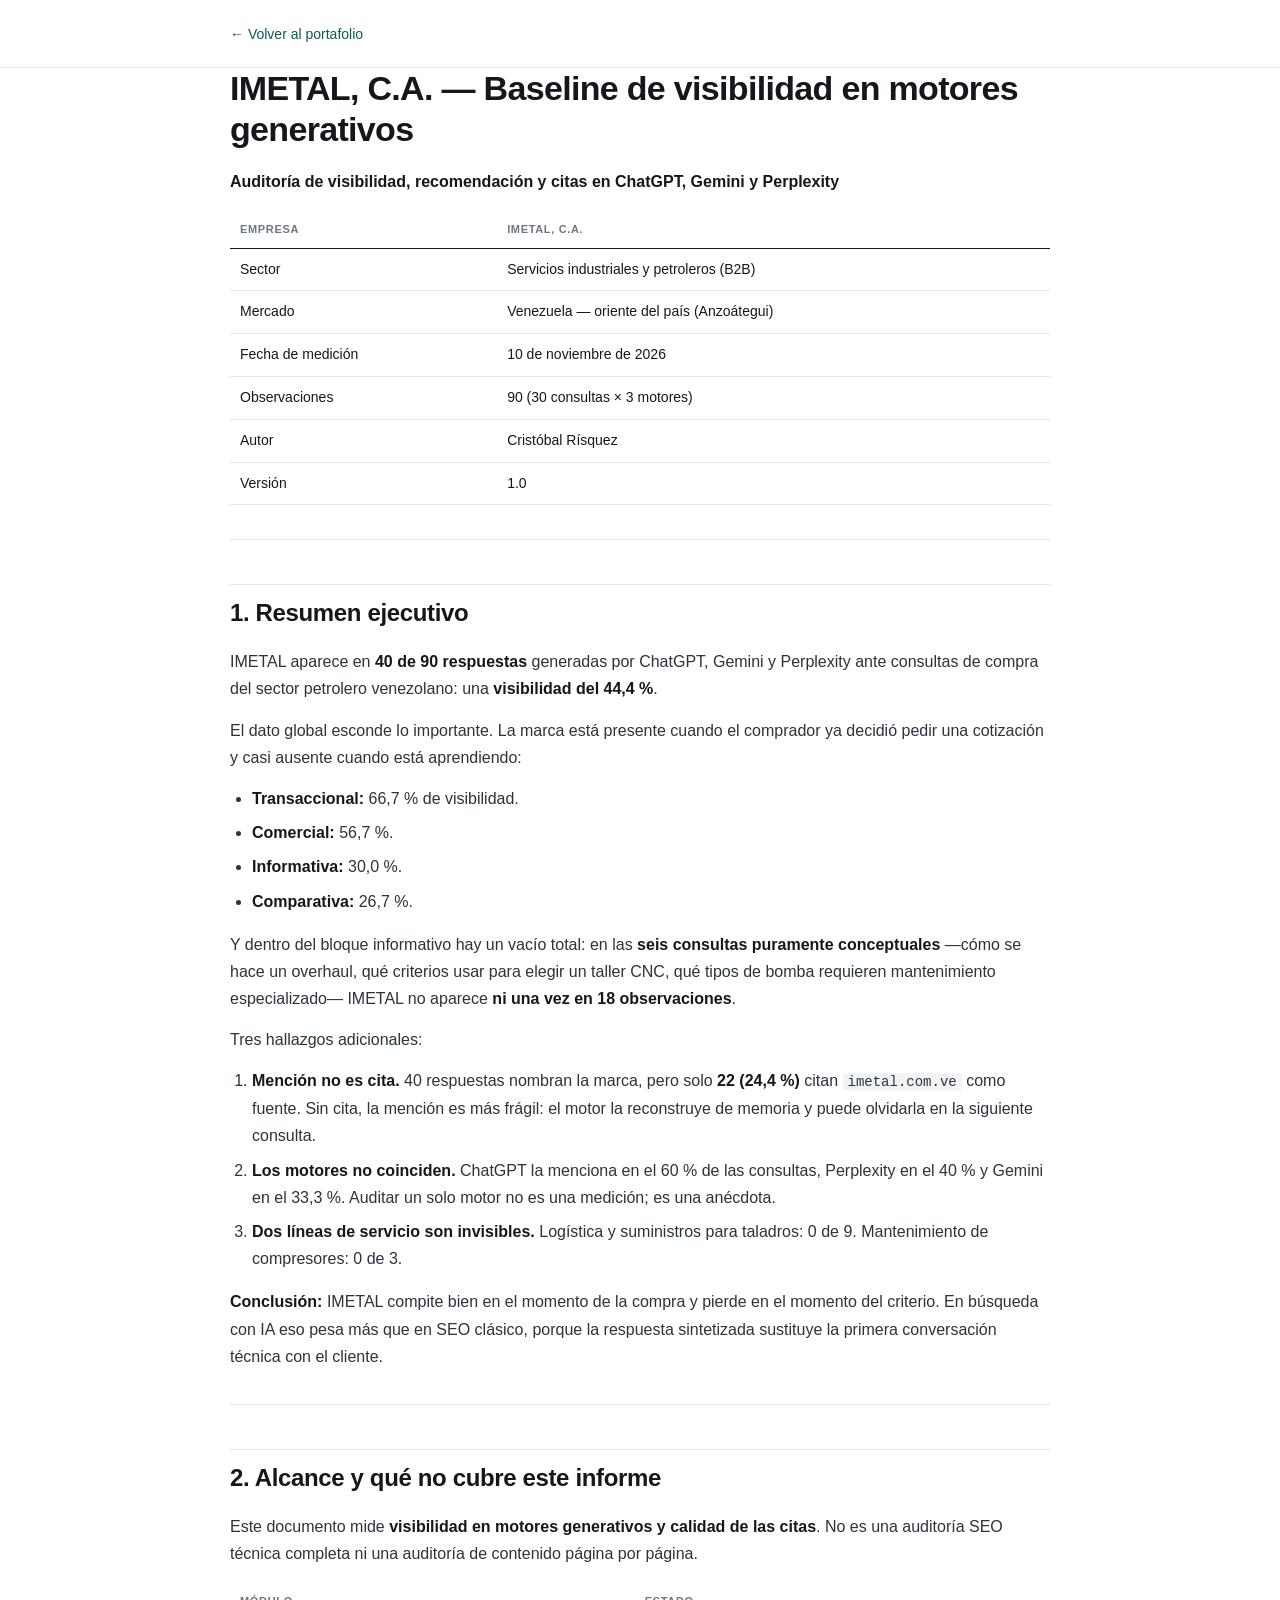
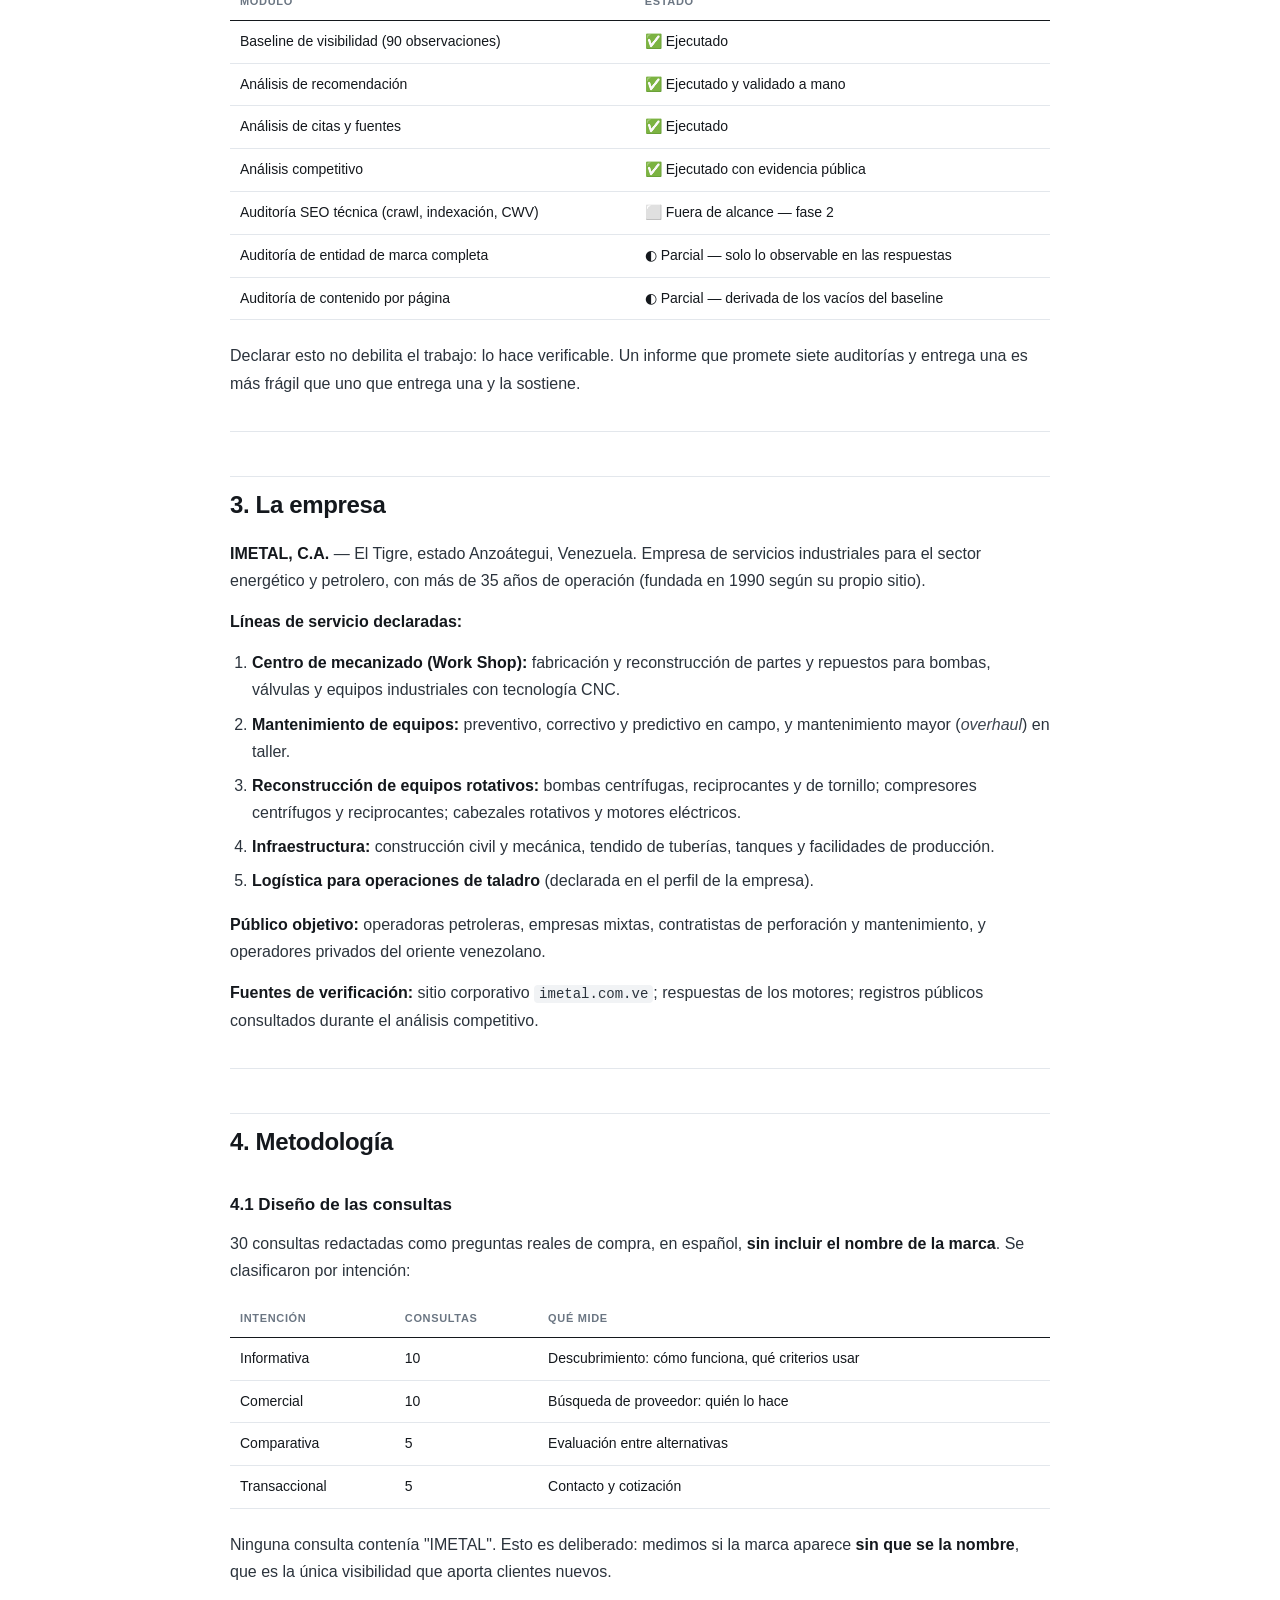
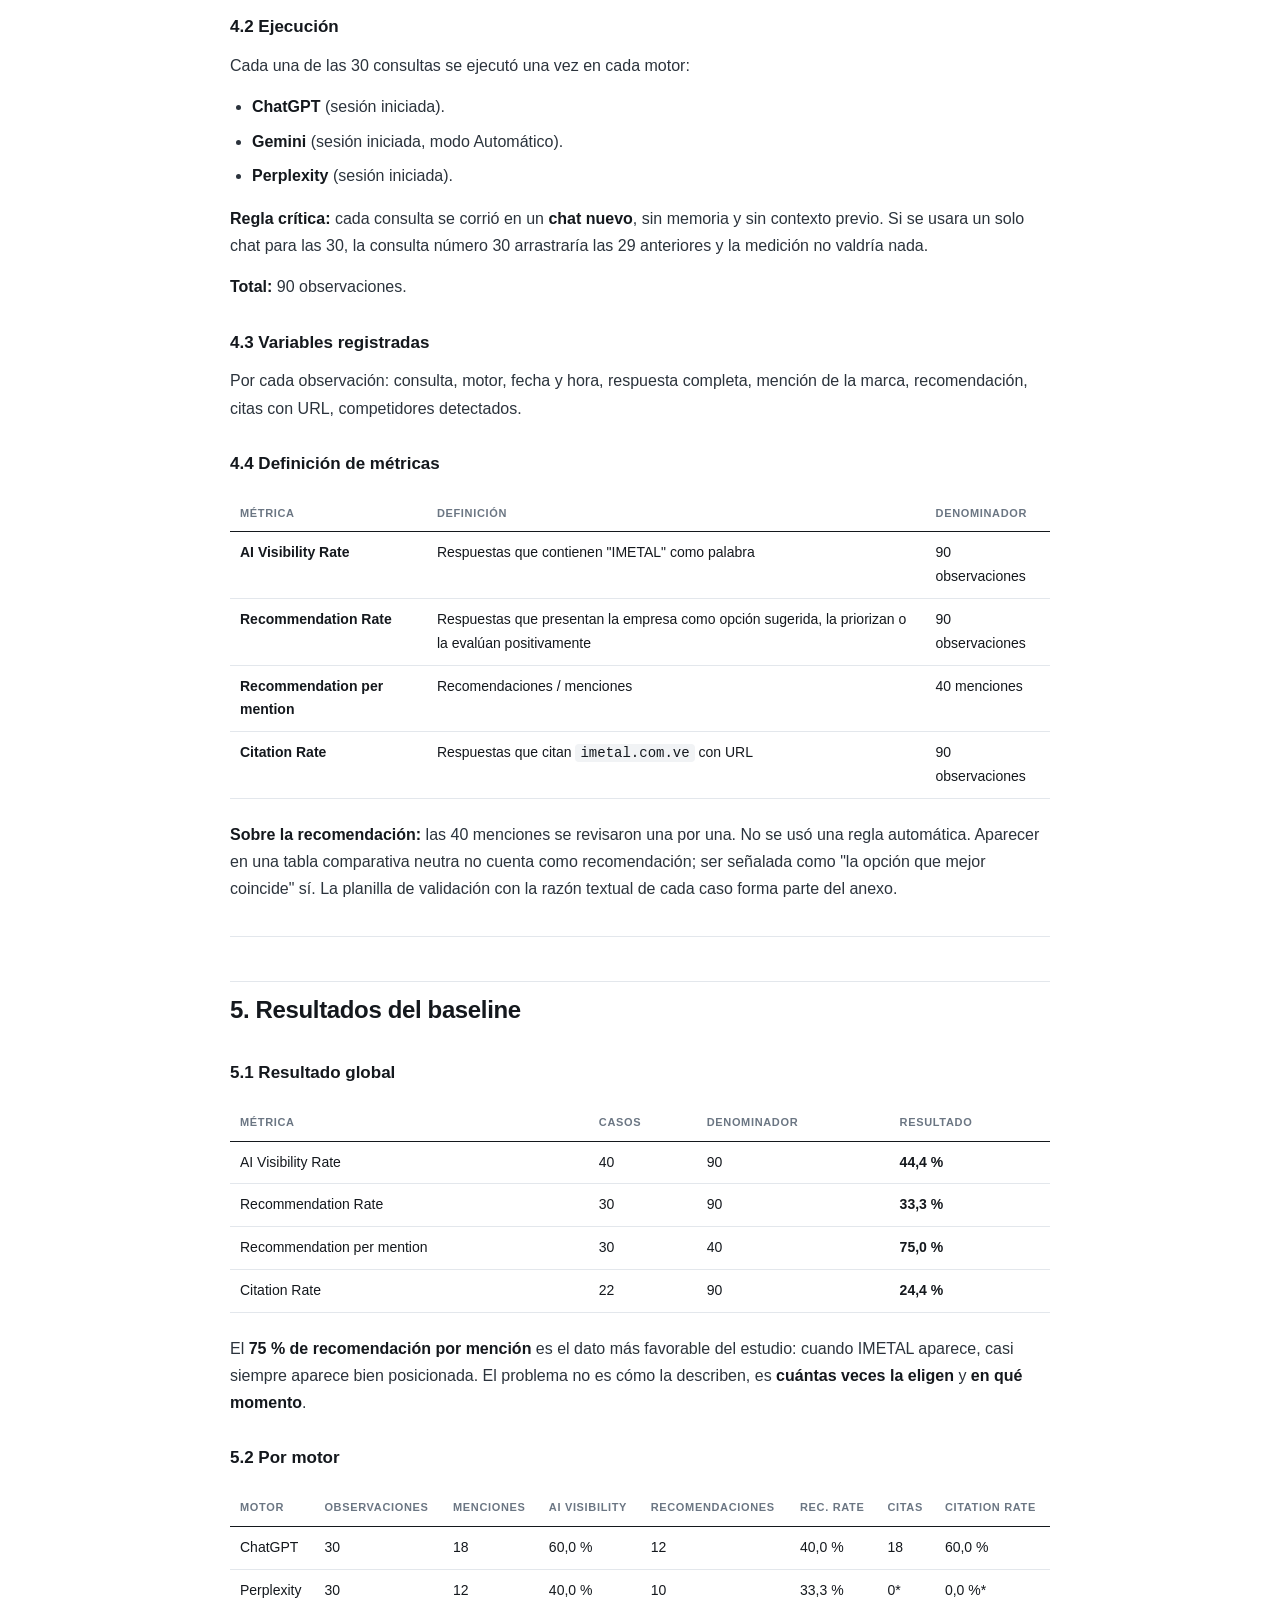
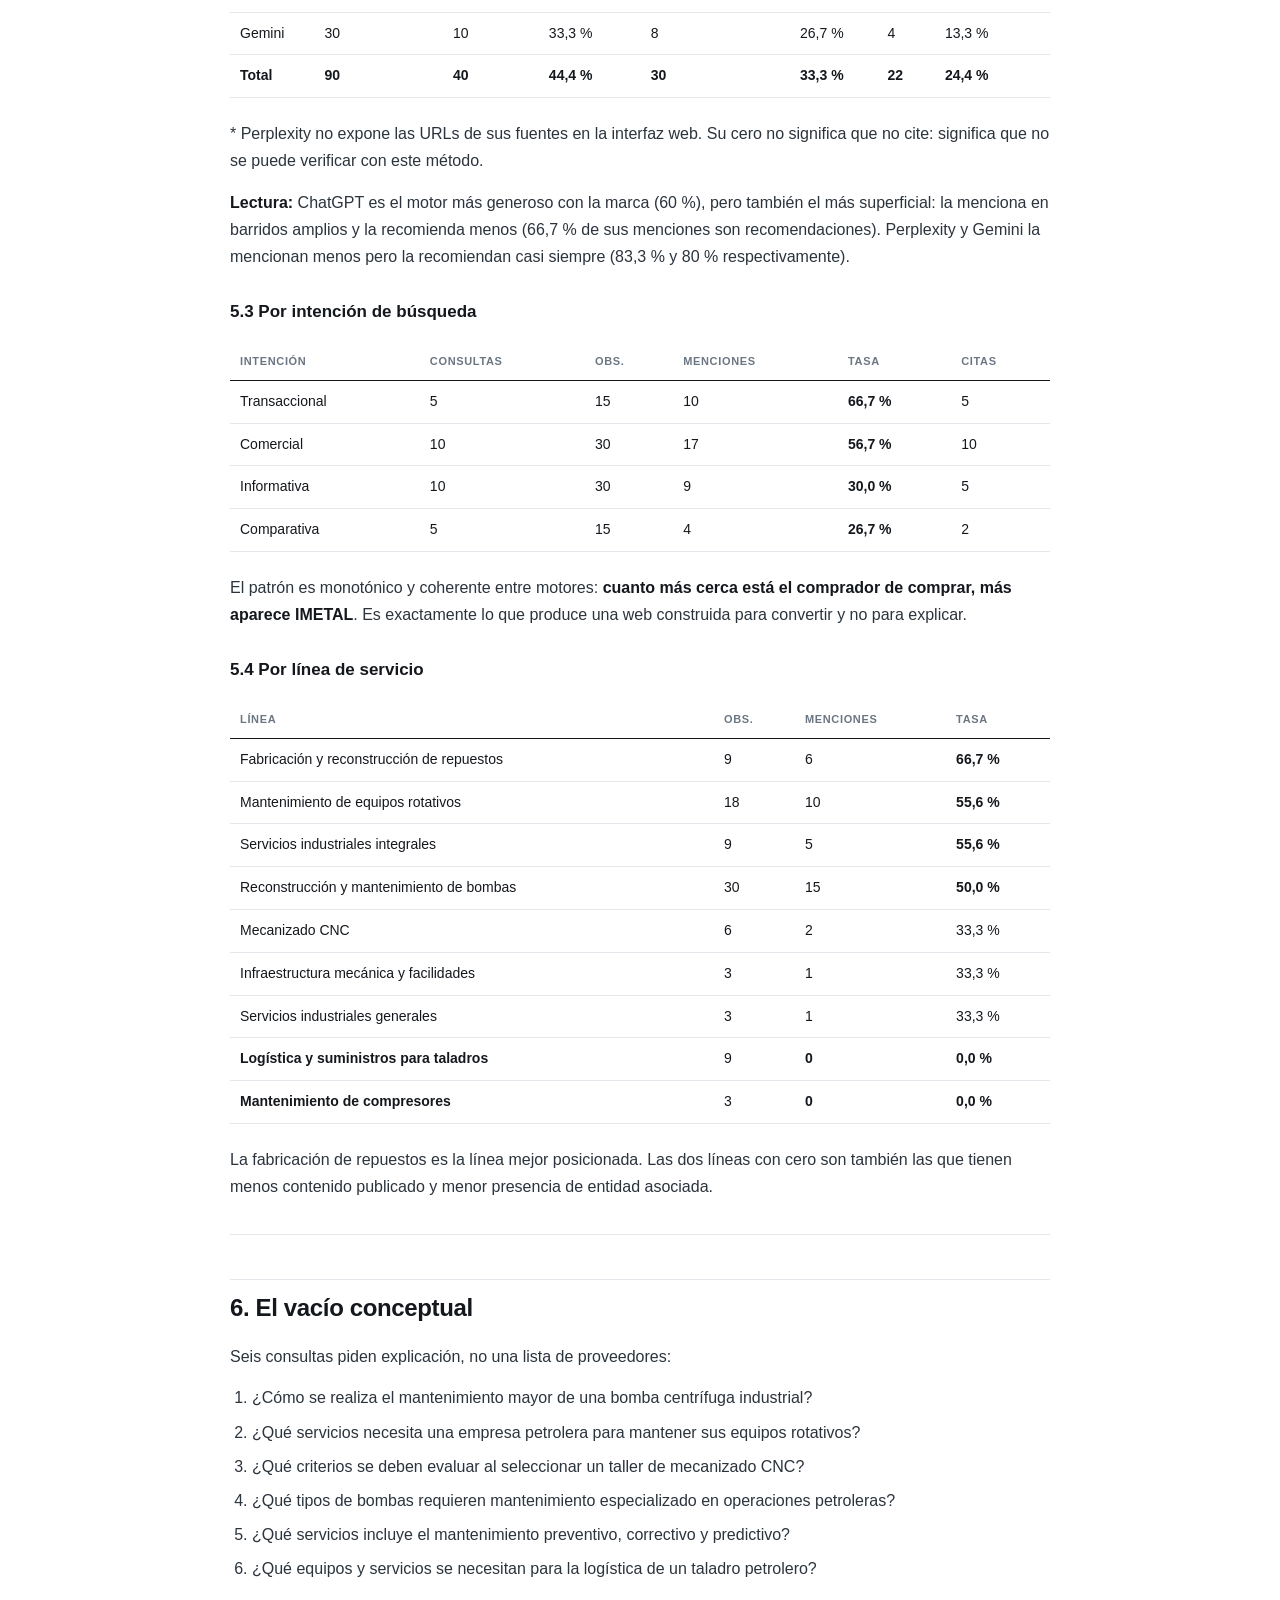
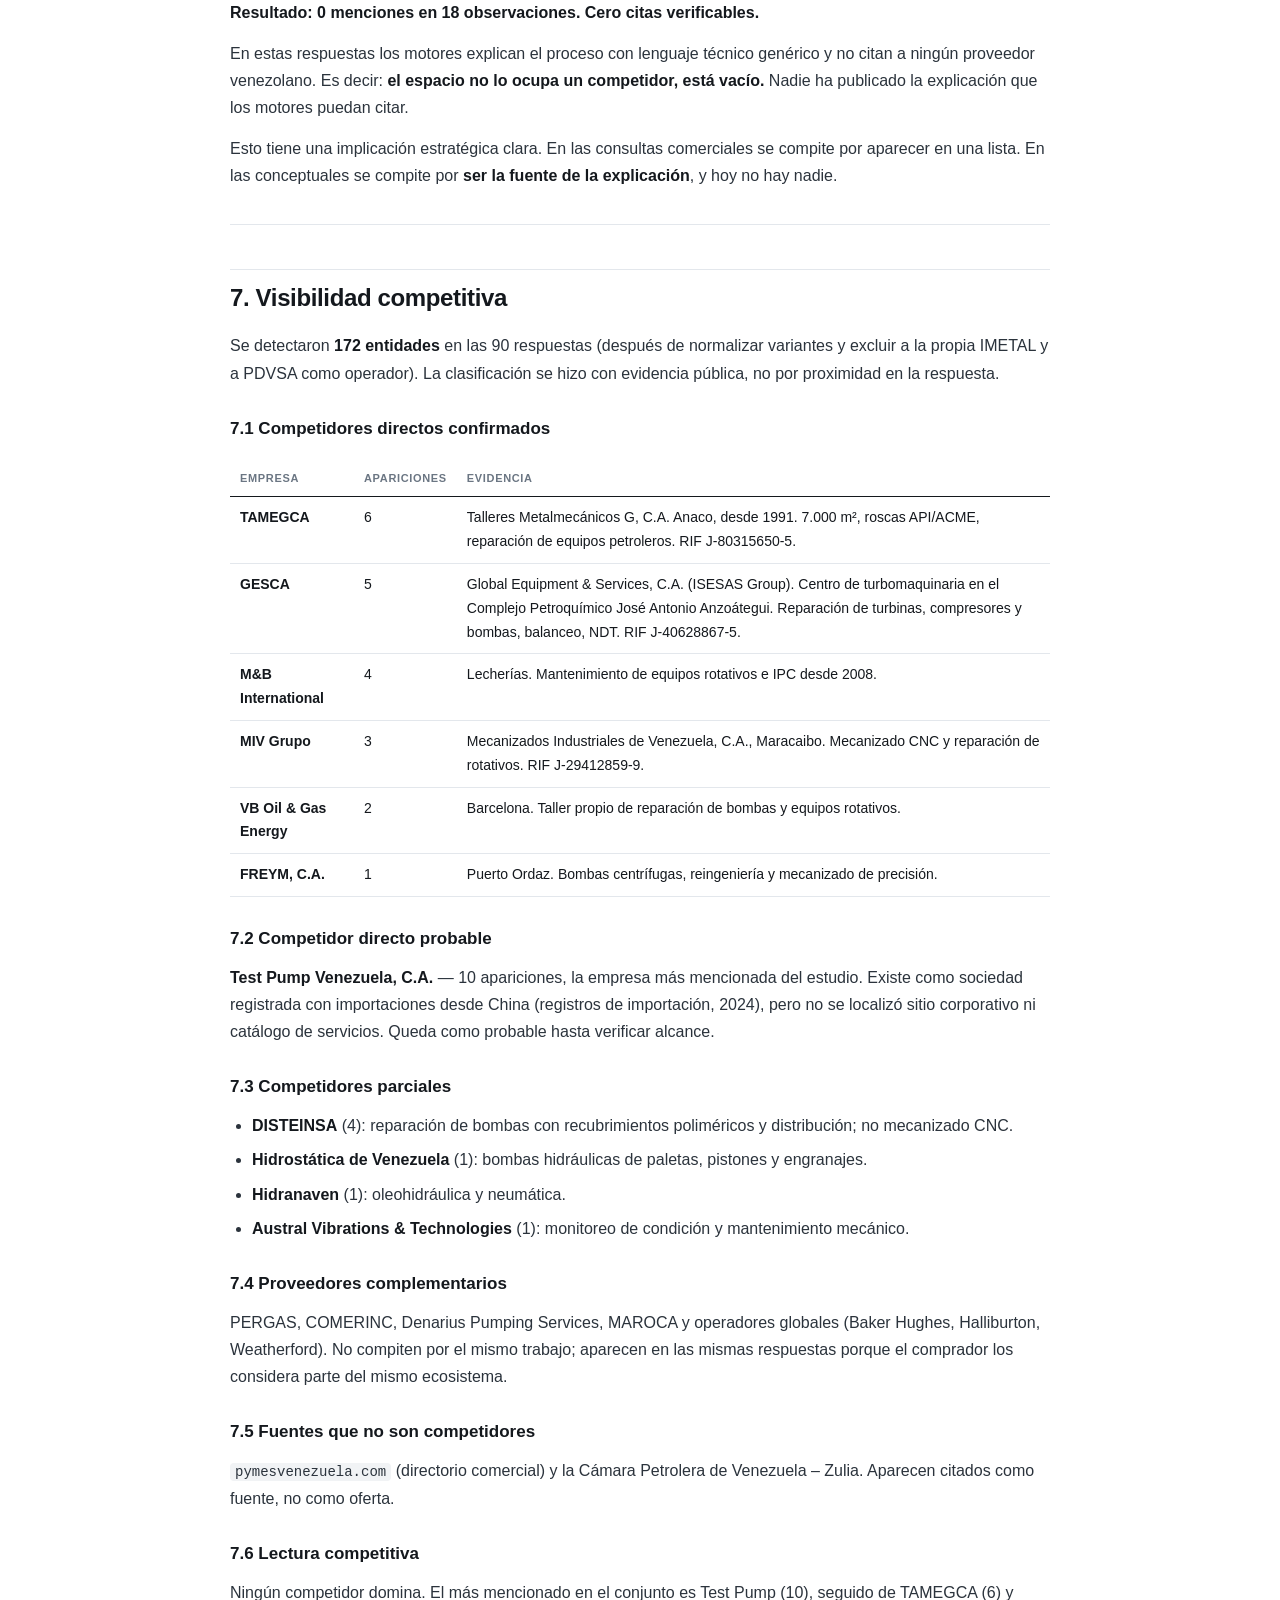
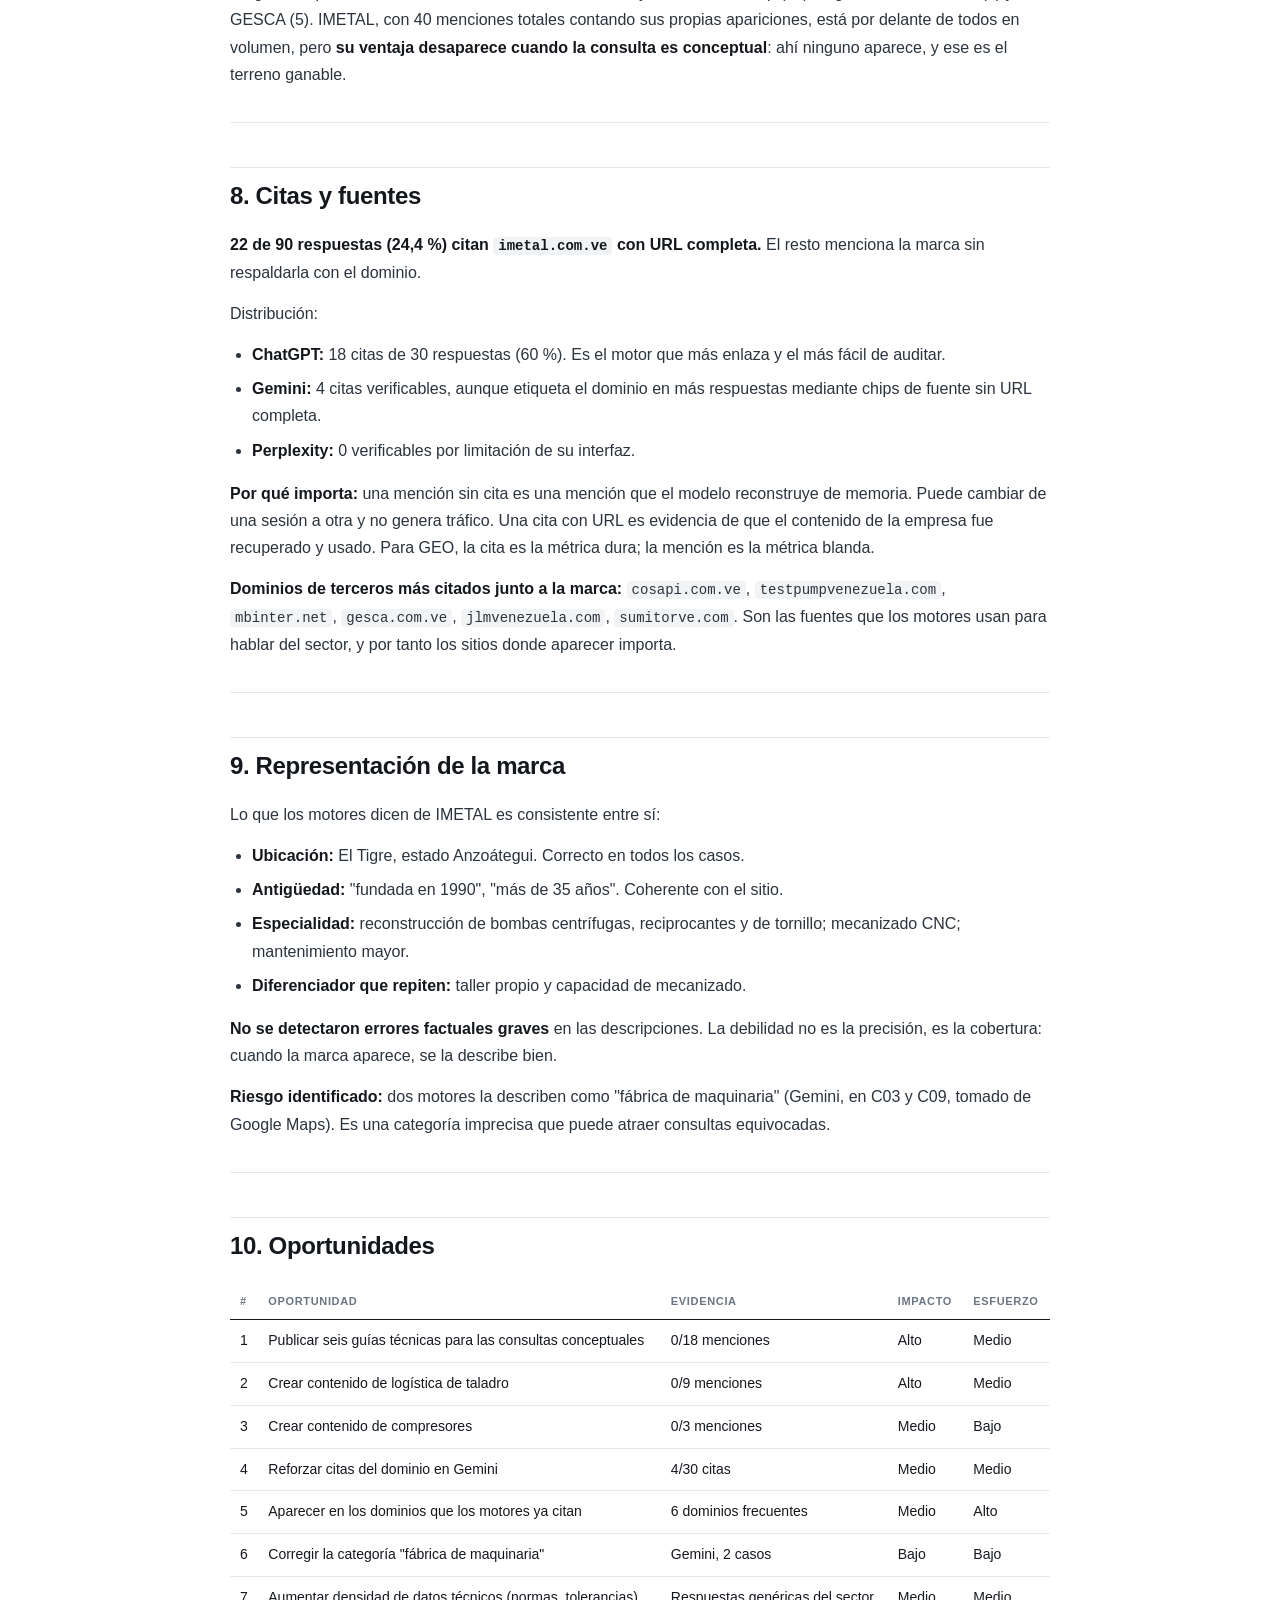
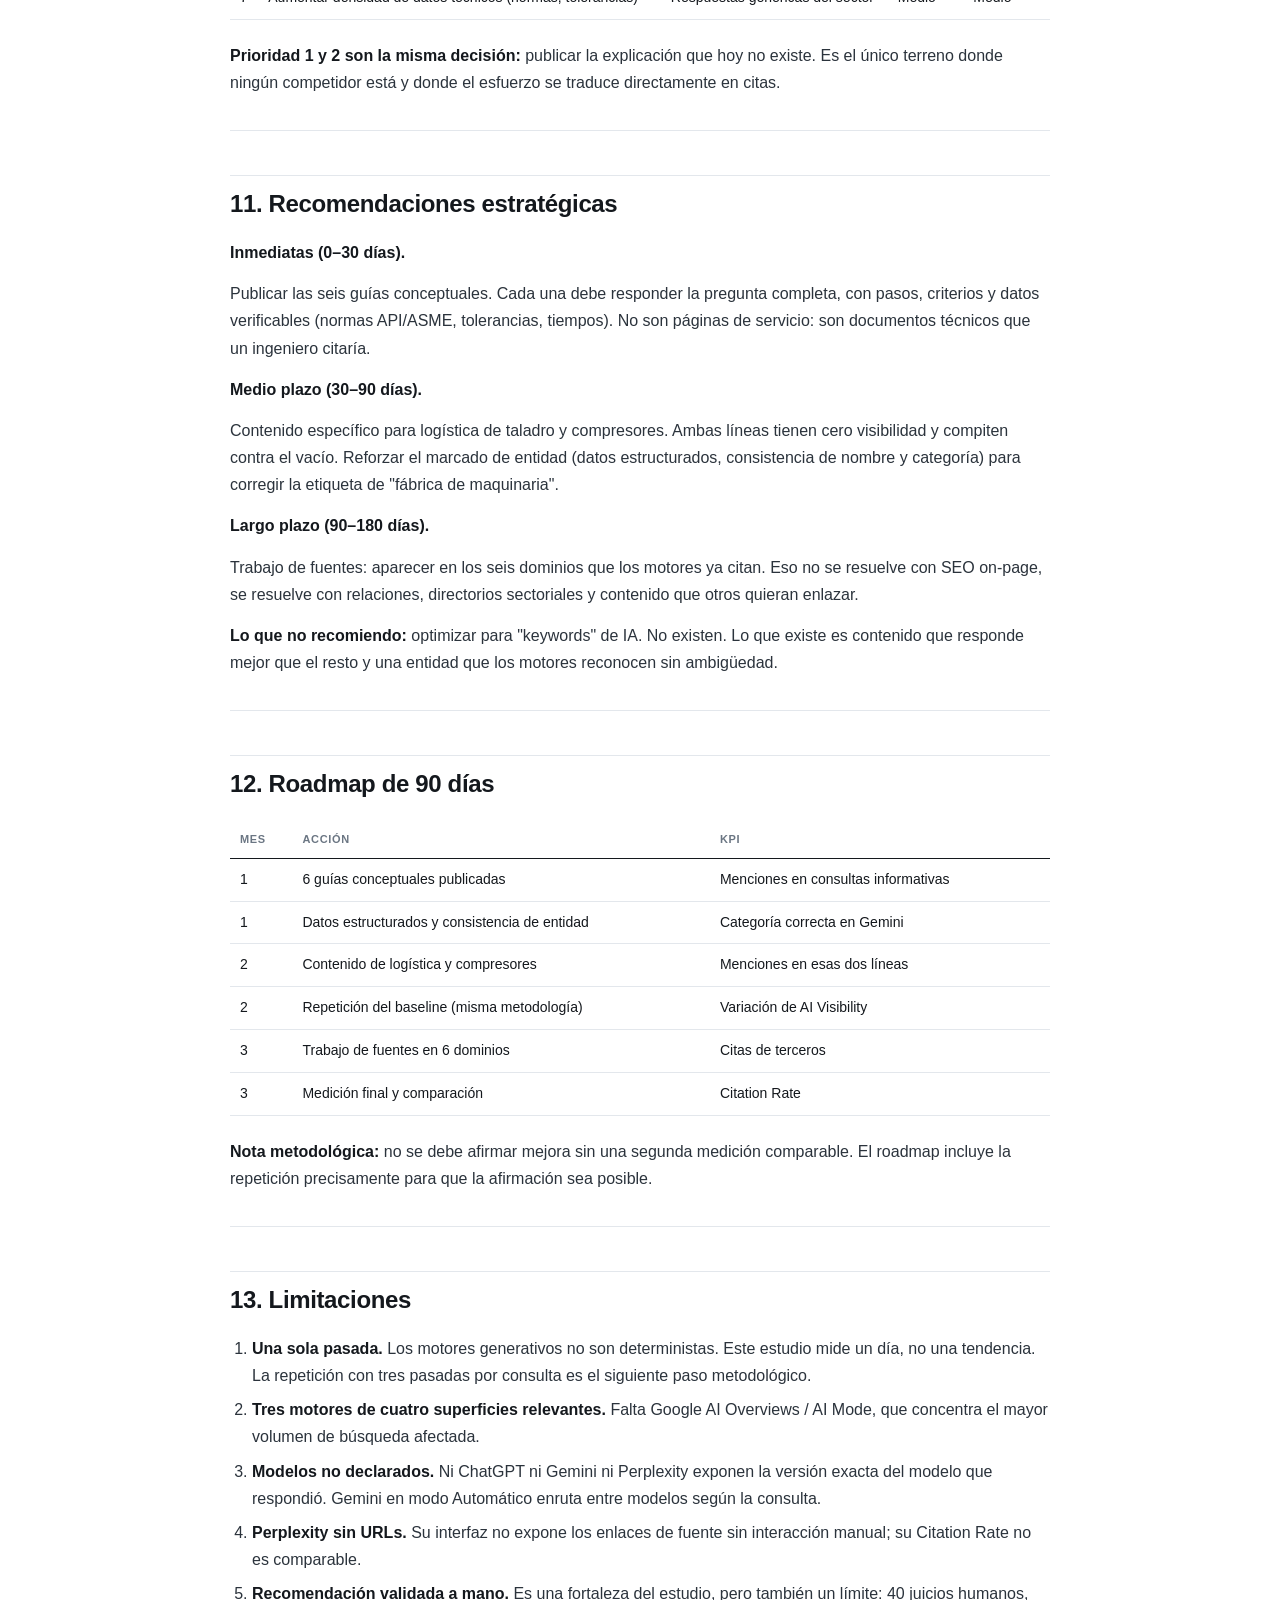
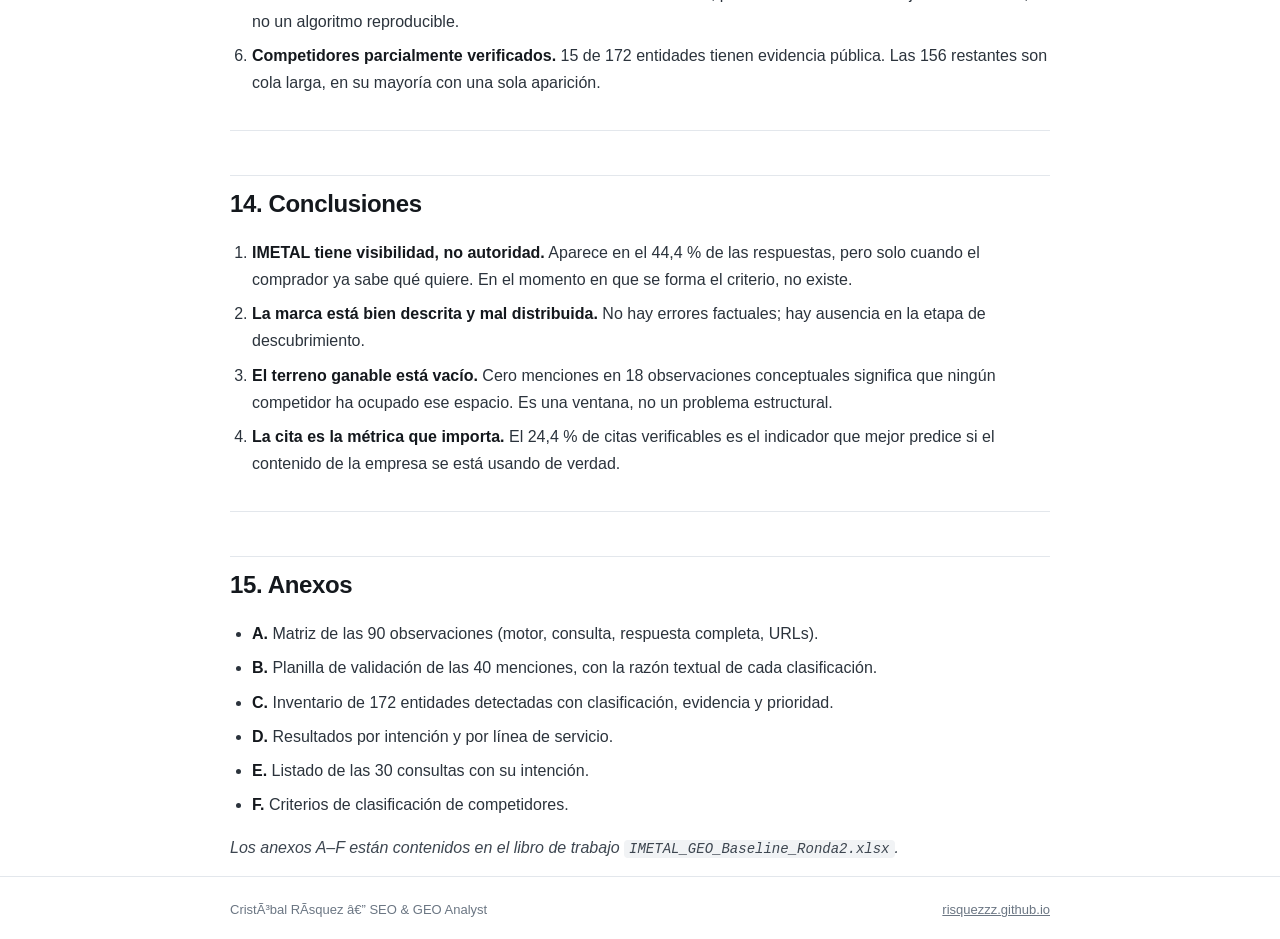
<file: report/es.html>
<!DOCTYPE html>
<html lang="es"><head><meta charset="utf-8">
<meta name="viewport" content="width=device-width, initial-scale=1">
<title>Baseline de visibilidad GEO - IMETAL, C.A.</title>
<meta name="description" content="GEO visibility baseline for IMETAL, C.A. â€” 90 observations across ChatGPT, Gemini and Perplexity.">
<link rel="canonical" href="https://risquezzz.github.io/report/es.html">
<link rel="stylesheet" href="report.css">
</head><body>
<header class="rp-head"><div class="rp-wrap">
<a class="rp-back" href="../index.html">&larr; Volver al portafolio</a>
</div></header>
<main class="rp-wrap">
<h1>IMETAL, C.A. — Baseline de visibilidad en motores generativos</h1>
<p><strong>Auditoría de visibilidad, recomendación y citas en ChatGPT, Gemini y Perplexity</strong></p>
<table>
<thead><tr><th>Empresa</th><th>IMETAL, C.A.</th></tr></thead><tbody>
<tr><td>Sector</td><td>Servicios industriales y petroleros (B2B)</td></tr>
<tr><td>Mercado</td><td>Venezuela — oriente del país (Anzoátegui)</td></tr>
<tr><td>Fecha de medición</td><td>10 de noviembre de 2026</td></tr>
<tr><td>Observaciones</td><td>90 (30 consultas × 3 motores)</td></tr>
<tr><td>Autor</td><td>Cristóbal Rísquez</td></tr>
<tr><td>Versión</td><td>1.0</td></tr>
</tbody></table>
<hr>
<h2>1. Resumen ejecutivo</h2>
<p>IMETAL aparece en <strong>40 de 90 respuestas</strong> generadas por ChatGPT, Gemini y Perplexity ante consultas de compra del sector petrolero venezolano: una <strong>visibilidad del 44,4 %</strong>.</p>
<p>El dato global esconde lo importante. La marca está presente cuando el comprador ya decidió pedir una cotización y casi ausente cuando está aprendiendo:</p>
<ul>
<li><strong>Transaccional:</strong> 66,7 % de visibilidad.</li>
<li><strong>Comercial:</strong> 56,7 %.</li>
<li><strong>Informativa:</strong> 30,0 %.</li>
<li><strong>Comparativa:</strong> 26,7 %.</li>
</ul>
<p>Y dentro del bloque informativo hay un vacío total: en las <strong>seis consultas puramente conceptuales</strong> —cómo se hace un overhaul, qué criterios usar para elegir un taller CNC, qué tipos de bomba requieren mantenimiento especializado— IMETAL no aparece <strong>ni una vez en 18 observaciones</strong>.</p>
<p>Tres hallazgos adicionales:</p>
<ol>
<li><strong>Mención no es cita.</strong> 40 respuestas nombran la marca, pero solo <strong>22 (24,4 %)</strong> citan <code>imetal.com.ve</code> como fuente. Sin cita, la mención es más frágil: el motor la reconstruye de memoria y puede olvidarla en la siguiente consulta.</li>
<li><strong>Los motores no coinciden.</strong> ChatGPT la menciona en el 60 % de las consultas, Perplexity en el 40 % y Gemini en el 33,3 %. Auditar un solo motor no es una medición; es una anécdota.</li>
<li><strong>Dos líneas de servicio son invisibles.</strong> Logística y suministros para taladros: 0 de 9. Mantenimiento de compresores: 0 de 3.</li>
</ol>
<p><strong>Conclusión:</strong> IMETAL compite bien en el momento de la compra y pierde en el momento del criterio. En búsqueda con IA eso pesa más que en SEO clásico, porque la respuesta sintetizada sustituye la primera conversación técnica con el cliente.</p>
<hr>
<h2>2. Alcance y qué no cubre este informe</h2>
<p>Este documento mide <strong>visibilidad en motores generativos y calidad de las citas</strong>. No es una auditoría SEO técnica completa ni una auditoría de contenido página por página.</p>
<table>
<thead><tr><th>Módulo</th><th>Estado</th></tr></thead><tbody>
<tr><td>Baseline de visibilidad (90 observaciones)</td><td>✅ Ejecutado</td></tr>
<tr><td>Análisis de recomendación</td><td>✅ Ejecutado y validado a mano</td></tr>
<tr><td>Análisis de citas y fuentes</td><td>✅ Ejecutado</td></tr>
<tr><td>Análisis competitivo</td><td>✅ Ejecutado con evidencia pública</td></tr>
<tr><td>Auditoría SEO técnica (crawl, indexación, CWV)</td><td>⬜ Fuera de alcance — fase 2</td></tr>
<tr><td>Auditoría de entidad de marca completa</td><td>◐ Parcial — solo lo observable en las respuestas</td></tr>
<tr><td>Auditoría de contenido por página</td><td>◐ Parcial — derivada de los vacíos del baseline</td></tr>
</tbody></table>
<p>Declarar esto no debilita el trabajo: lo hace verificable. Un informe que promete siete auditorías y entrega una es más frágil que uno que entrega una y la sostiene.</p>
<hr>
<h2>3. La empresa</h2>
<p><strong>IMETAL, C.A.</strong> — El Tigre, estado Anzoátegui, Venezuela. Empresa de servicios industriales para el sector energético y petrolero, con más de 35 años de operación (fundada en 1990 según su propio sitio).</p>
<p><strong>Líneas de servicio declaradas:</strong></p>
<ol>
<li><strong>Centro de mecanizado (Work Shop):</strong> fabricación y reconstrucción de partes y repuestos para bombas, válvulas y equipos industriales con tecnología CNC.</li>
<li><strong>Mantenimiento de equipos:</strong> preventivo, correctivo y predictivo en campo, y mantenimiento mayor (<em>overhaul</em>) en taller.</li>
<li><strong>Reconstrucción de equipos rotativos:</strong> bombas centrífugas, reciprocantes y de tornillo; compresores centrífugos y reciprocantes; cabezales rotativos y motores eléctricos.</li>
<li><strong>Infraestructura:</strong> construcción civil y mecánica, tendido de tuberías, tanques y facilidades de producción.</li>
<li><strong>Logística para operaciones de taladro</strong> (declarada en el perfil de la empresa).</li>
</ol>
<p><strong>Público objetivo:</strong> operadoras petroleras, empresas mixtas, contratistas de perforación y mantenimiento, y operadores privados del oriente venezolano.</p>
<p><strong>Fuentes de verificación:</strong> sitio corporativo <code>imetal.com.ve</code>; respuestas de los motores; registros públicos consultados durante el análisis competitivo.</p>
<hr>
<h2>4. Metodología</h2>
<h3>4.1 Diseño de las consultas</h3>
<p>30 consultas redactadas como preguntas reales de compra, en español, <strong>sin incluir el nombre de la marca</strong>. Se clasificaron por intención:</p>
<table>
<thead><tr><th>Intención</th><th>Consultas</th><th>Qué mide</th></tr></thead><tbody>
<tr><td>Informativa</td><td>10</td><td>Descubrimiento: cómo funciona, qué criterios usar</td></tr>
<tr><td>Comercial</td><td>10</td><td>Búsqueda de proveedor: quién lo hace</td></tr>
<tr><td>Comparativa</td><td>5</td><td>Evaluación entre alternativas</td></tr>
<tr><td>Transaccional</td><td>5</td><td>Contacto y cotización</td></tr>
</tbody></table>
<p>Ninguna consulta contenía "IMETAL". Esto es deliberado: medimos si la marca aparece <strong>sin que se la nombre</strong>, que es la única visibilidad que aporta clientes nuevos.</p>
<h3>4.2 Ejecución</h3>
<p>Cada una de las 30 consultas se ejecutó una vez en cada motor:</p>
<ul>
<li><strong>ChatGPT</strong> (sesión iniciada).</li>
<li><strong>Gemini</strong> (sesión iniciada, modo Automático).</li>
<li><strong>Perplexity</strong> (sesión iniciada).</li>
</ul>
<p><strong>Regla crítica:</strong> cada consulta se corrió en un <strong>chat nuevo</strong>, sin memoria y sin contexto previo. Si se usara un solo chat para las 30, la consulta número 30 arrastraría las 29 anteriores y la medición no valdría nada.</p>
<p><strong>Total:</strong> 90 observaciones.</p>
<h3>4.3 Variables registradas</h3>
<p>Por cada observación: consulta, motor, fecha y hora, respuesta completa, mención de la marca, recomendación, citas con URL, competidores detectados.</p>
<h3>4.4 Definición de métricas</h3>
<table>
<thead><tr><th>Métrica</th><th>Definición</th><th>Denominador</th></tr></thead><tbody>
<tr><td><strong>AI Visibility Rate</strong></td><td>Respuestas que contienen "IMETAL" como palabra</td><td>90 observaciones</td></tr>
<tr><td><strong>Recommendation Rate</strong></td><td>Respuestas que presentan la empresa como opción sugerida, la priorizan o la evalúan positivamente</td><td>90 observaciones</td></tr>
<tr><td><strong>Recommendation per mention</strong></td><td>Recomendaciones / menciones</td><td>40 menciones</td></tr>
<tr><td><strong>Citation Rate</strong></td><td>Respuestas que citan <code>imetal.com.ve</code> con URL</td><td>90 observaciones</td></tr>
</tbody></table>
<p><strong>Sobre la recomendación:</strong> las 40 menciones se revisaron una por una. No se usó una regla automática. Aparecer en una tabla comparativa neutra no cuenta como recomendación; ser señalada como "la opción que mejor coincide" sí. La planilla de validación con la razón textual de cada caso forma parte del anexo.</p>
<hr>
<h2>5. Resultados del baseline</h2>
<h3>5.1 Resultado global</h3>
<table>
<thead><tr><th>Métrica</th><th>Casos</th><th>Denominador</th><th>Resultado</th></tr></thead><tbody>
<tr><td>AI Visibility Rate</td><td>40</td><td>90</td><td><strong>44,4 %</strong></td></tr>
<tr><td>Recommendation Rate</td><td>30</td><td>90</td><td><strong>33,3 %</strong></td></tr>
<tr><td>Recommendation per mention</td><td>30</td><td>40</td><td><strong>75,0 %</strong></td></tr>
<tr><td>Citation Rate</td><td>22</td><td>90</td><td><strong>24,4 %</strong></td></tr>
</tbody></table>
<p>El <strong>75 % de recomendación por mención</strong> es el dato más favorable del estudio: cuando IMETAL aparece, casi siempre aparece bien posicionada. El problema no es cómo la describen, es <strong>cuántas veces la eligen</strong> y <strong>en qué momento</strong>.</p>
<h3>5.2 Por motor</h3>
<table>
<thead><tr><th>Motor</th><th>Observaciones</th><th>Menciones</th><th>AI Visibility</th><th>Recomendaciones</th><th>Rec. Rate</th><th>Citas</th><th>Citation Rate</th></tr></thead><tbody>
<tr><td>ChatGPT</td><td>30</td><td>18</td><td>60,0 %</td><td>12</td><td>40,0 %</td><td>18</td><td>60,0 %</td></tr>
<tr><td>Perplexity</td><td>30</td><td>12</td><td>40,0 %</td><td>10</td><td>33,3 %</td><td>0*</td><td>0,0 %*</td></tr>
<tr><td>Gemini</td><td>30</td><td>10</td><td>33,3 %</td><td>8</td><td>26,7 %</td><td>4</td><td>13,3 %</td></tr>
<tr><td><strong>Total</strong></td><td><strong>90</strong></td><td><strong>40</strong></td><td><strong>44,4 %</strong></td><td><strong>30</strong></td><td><strong>33,3 %</strong></td><td><strong>22</strong></td><td><strong>24,4 %</strong></td></tr>
</tbody></table>
<p>* Perplexity no expone las URLs de sus fuentes en la interfaz web. Su cero no significa que no cite: significa que no se puede verificar con este método.</p>
<p><strong>Lectura:</strong> ChatGPT es el motor más generoso con la marca (60 %), pero también el más superficial: la menciona en barridos amplios y la recomienda menos (66,7 % de sus menciones son recomendaciones). Perplexity y Gemini la mencionan menos pero la recomiendan casi siempre (83,3 % y 80 % respectivamente).</p>
<h3>5.3 Por intención de búsqueda</h3>
<table>
<thead><tr><th>Intención</th><th>Consultas</th><th>Obs.</th><th>Menciones</th><th>Tasa</th><th>Citas</th></tr></thead><tbody>
<tr><td>Transaccional</td><td>5</td><td>15</td><td>10</td><td><strong>66,7 %</strong></td><td>5</td></tr>
<tr><td>Comercial</td><td>10</td><td>30</td><td>17</td><td><strong>56,7 %</strong></td><td>10</td></tr>
<tr><td>Informativa</td><td>10</td><td>30</td><td>9</td><td><strong>30,0 %</strong></td><td>5</td></tr>
<tr><td>Comparativa</td><td>5</td><td>15</td><td>4</td><td><strong>26,7 %</strong></td><td>2</td></tr>
</tbody></table>
<p>El patrón es monotónico y coherente entre motores: <strong>cuanto más cerca está el comprador de comprar, más aparece IMETAL</strong>. Es exactamente lo que produce una web construida para convertir y no para explicar.</p>
<h3>5.4 Por línea de servicio</h3>
<table>
<thead><tr><th>Línea</th><th>Obs.</th><th>Menciones</th><th>Tasa</th></tr></thead><tbody>
<tr><td>Fabricación y reconstrucción de repuestos</td><td>9</td><td>6</td><td><strong>66,7 %</strong></td></tr>
<tr><td>Mantenimiento de equipos rotativos</td><td>18</td><td>10</td><td><strong>55,6 %</strong></td></tr>
<tr><td>Servicios industriales integrales</td><td>9</td><td>5</td><td><strong>55,6 %</strong></td></tr>
<tr><td>Reconstrucción y mantenimiento de bombas</td><td>30</td><td>15</td><td><strong>50,0 %</strong></td></tr>
<tr><td>Mecanizado CNC</td><td>6</td><td>2</td><td>33,3 %</td></tr>
<tr><td>Infraestructura mecánica y facilidades</td><td>3</td><td>1</td><td>33,3 %</td></tr>
<tr><td>Servicios industriales generales</td><td>3</td><td>1</td><td>33,3 %</td></tr>
<tr><td><strong>Logística y suministros para taladros</strong></td><td>9</td><td><strong>0</strong></td><td><strong>0,0 %</strong></td></tr>
<tr><td><strong>Mantenimiento de compresores</strong></td><td>3</td><td><strong>0</strong></td><td><strong>0,0 %</strong></td></tr>
</tbody></table>
<p>La fabricación de repuestos es la línea mejor posicionada. Las dos líneas con cero son también las que tienen menos contenido publicado y menor presencia de entidad asociada.</p>
<hr>
<h2>6. El vacío conceptual</h2>
<p>Seis consultas piden explicación, no una lista de proveedores:</p>
<ol>
<li>¿Cómo se realiza el mantenimiento mayor de una bomba centrífuga industrial?</li>
<li>¿Qué servicios necesita una empresa petrolera para mantener sus equipos rotativos?</li>
<li>¿Qué criterios se deben evaluar al seleccionar un taller de mecanizado CNC?</li>
<li>¿Qué tipos de bombas requieren mantenimiento especializado en operaciones petroleras?</li>
<li>¿Qué servicios incluye el mantenimiento preventivo, correctivo y predictivo?</li>
<li>¿Qué equipos y servicios se necesitan para la logística de un taladro petrolero?</li>
</ol>
<p><strong>Resultado: 0 menciones en 18 observaciones. Cero citas verificables.</strong></p>
<p>En estas respuestas los motores explican el proceso con lenguaje técnico genérico y no citan a ningún proveedor venezolano. Es decir: <strong>el espacio no lo ocupa un competidor, está vacío.</strong> Nadie ha publicado la explicación que los motores puedan citar.</p>
<p>Esto tiene una implicación estratégica clara. En las consultas comerciales se compite por aparecer en una lista. En las conceptuales se compite por <strong>ser la fuente de la explicación</strong>, y hoy no hay nadie.</p>
<hr>
<h2>7. Visibilidad competitiva</h2>
<p>Se detectaron <strong>172 entidades</strong> en las 90 respuestas (después de normalizar variantes y excluir a la propia IMETAL y a PDVSA como operador). La clasificación se hizo con evidencia pública, no por proximidad en la respuesta.</p>
<h3>7.1 Competidores directos confirmados</h3>
<table>
<thead><tr><th>Empresa</th><th>Apariciones</th><th>Evidencia</th></tr></thead><tbody>
<tr><td><strong>TAMEGCA</strong></td><td>6</td><td>Talleres Metalmecánicos G, C.A. Anaco, desde 1991. 7.000 m², roscas API/ACME, reparación de equipos petroleros. RIF J-80315650-5.</td></tr>
<tr><td><strong>GESCA</strong></td><td>5</td><td>Global Equipment &amp; Services, C.A. (ISESAS Group). Centro de turbomaquinaria en el Complejo Petroquímico José Antonio Anzoátegui. Reparación de turbinas, compresores y bombas, balanceo, NDT. RIF J-40628867-5.</td></tr>
<tr><td><strong>M&amp;B International</strong></td><td>4</td><td>Lecherías. Mantenimiento de equipos rotativos e IPC desde 2008.</td></tr>
<tr><td><strong>MIV Grupo</strong></td><td>3</td><td>Mecanizados Industriales de Venezuela, C.A., Maracaibo. Mecanizado CNC y reparación de rotativos. RIF J-29412859-9.</td></tr>
<tr><td><strong>VB Oil &amp; Gas Energy</strong></td><td>2</td><td>Barcelona. Taller propio de reparación de bombas y equipos rotativos.</td></tr>
<tr><td><strong>FREYM, C.A.</strong></td><td>1</td><td>Puerto Ordaz. Bombas centrífugas, reingeniería y mecanizado de precisión.</td></tr>
</tbody></table>
<h3>7.2 Competidor directo probable</h3>
<p><strong>Test Pump Venezuela, C.A.</strong> — 10 apariciones, la empresa más mencionada del estudio. Existe como sociedad registrada con importaciones desde China (registros de importación, 2024), pero no se localizó sitio corporativo ni catálogo de servicios. Queda como probable hasta verificar alcance.</p>
<h3>7.3 Competidores parciales</h3>
<ul>
<li><strong>DISTEINSA</strong> (4): reparación de bombas con recubrimientos poliméricos y distribución; no mecanizado CNC.</li>
<li><strong>Hidrostática de Venezuela</strong> (1): bombas hidráulicas de paletas, pistones y engranajes.</li>
<li><strong>Hidranaven</strong> (1): oleohidráulica y neumática.</li>
<li><strong>Austral Vibrations &amp; Technologies</strong> (1): monitoreo de condición y mantenimiento mecánico.</li>
</ul>
<h3>7.4 Proveedores complementarios</h3>
<p>PERGAS, COMERINC, Denarius Pumping Services, MAROCA y operadores globales (Baker Hughes, Halliburton, Weatherford). No compiten por el mismo trabajo; aparecen en las mismas respuestas porque el comprador los considera parte del mismo ecosistema.</p>
<h3>7.5 Fuentes que no son competidores</h3>
<p><code>pymesvenezuela.com</code> (directorio comercial) y la Cámara Petrolera de Venezuela – Zulia. Aparecen citados como fuente, no como oferta.</p>
<h3>7.6 Lectura competitiva</h3>
<p>Ningún competidor domina. El más mencionado en el conjunto es Test Pump (10), seguido de TAMEGCA (6) y GESCA (5). IMETAL, con 40 menciones totales contando sus propias apariciones, está por delante de todos en volumen, pero <strong>su ventaja desaparece cuando la consulta es conceptual</strong>: ahí ninguno aparece, y ese es el terreno ganable.</p>
<hr>
<h2>8. Citas y fuentes</h2>
<p><strong>22 de 90 respuestas (24,4 %) citan <code>imetal.com.ve</code> con URL completa.</strong> El resto menciona la marca sin respaldarla con el dominio.</p>
<p>Distribución:</p>
<ul>
<li><strong>ChatGPT:</strong> 18 citas de 30 respuestas (60 %). Es el motor que más enlaza y el más fácil de auditar.</li>
<li><strong>Gemini:</strong> 4 citas verificables, aunque etiqueta el dominio en más respuestas mediante chips de fuente sin URL completa.</li>
<li><strong>Perplexity:</strong> 0 verificables por limitación de su interfaz.</li>
</ul>
<p><strong>Por qué importa:</strong> una mención sin cita es una mención que el modelo reconstruye de memoria. Puede cambiar de una sesión a otra y no genera tráfico. Una cita con URL es evidencia de que el contenido de la empresa fue recuperado y usado. Para GEO, la cita es la métrica dura; la mención es la métrica blanda.</p>
<p><strong>Dominios de terceros más citados junto a la marca:</strong> <code>cosapi.com.ve</code>, <code>testpumpvenezuela.com</code>, <code>mbinter.net</code>, <code>gesca.com.ve</code>, <code>jlmvenezuela.com</code>, <code>sumitorve.com</code>. Son las fuentes que los motores usan para hablar del sector, y por tanto los sitios donde aparecer importa.</p>
<hr>
<h2>9. Representación de la marca</h2>
<p>Lo que los motores dicen de IMETAL es consistente entre sí:</p>
<ul>
<li><strong>Ubicación:</strong> El Tigre, estado Anzoátegui. Correcto en todos los casos.</li>
<li><strong>Antigüedad:</strong> "fundada en 1990", "más de 35 años". Coherente con el sitio.</li>
<li><strong>Especialidad:</strong> reconstrucción de bombas centrífugas, reciprocantes y de tornillo; mecanizado CNC; mantenimiento mayor.</li>
<li><strong>Diferenciador que repiten:</strong> taller propio y capacidad de mecanizado.</li>
</ul>
<p><strong>No se detectaron errores factuales graves</strong> en las descripciones. La debilidad no es la precisión, es la cobertura: cuando la marca aparece, se la describe bien.</p>
<p><strong>Riesgo identificado:</strong> dos motores la describen como "fábrica de maquinaria" (Gemini, en C03 y C09, tomado de Google Maps). Es una categoría imprecisa que puede atraer consultas equivocadas.</p>
<hr>
<h2>10. Oportunidades</h2>
<table>
<thead><tr><th>#</th><th>Oportunidad</th><th>Evidencia</th><th>Impacto</th><th>Esfuerzo</th></tr></thead><tbody>
<tr><td>1</td><td>Publicar seis guías técnicas para las consultas conceptuales</td><td>0/18 menciones</td><td>Alto</td><td>Medio</td></tr>
<tr><td>2</td><td>Crear contenido de logística de taladro</td><td>0/9 menciones</td><td>Alto</td><td>Medio</td></tr>
<tr><td>3</td><td>Crear contenido de compresores</td><td>0/3 menciones</td><td>Medio</td><td>Bajo</td></tr>
<tr><td>4</td><td>Reforzar citas del dominio en Gemini</td><td>4/30 citas</td><td>Medio</td><td>Medio</td></tr>
<tr><td>5</td><td>Aparecer en los dominios que los motores ya citan</td><td>6 dominios frecuentes</td><td>Medio</td><td>Alto</td></tr>
<tr><td>6</td><td>Corregir la categoría "fábrica de maquinaria"</td><td>Gemini, 2 casos</td><td>Bajo</td><td>Bajo</td></tr>
<tr><td>7</td><td>Aumentar densidad de datos técnicos (normas, tolerancias)</td><td>Respuestas genéricas del sector</td><td>Medio</td><td>Medio</td></tr>
</tbody></table>
<p><strong>Prioridad 1 y 2 son la misma decisión:</strong> publicar la explicación que hoy no existe. Es el único terreno donde ningún competidor está y donde el esfuerzo se traduce directamente en citas.</p>
<hr>
<h2>11. Recomendaciones estratégicas</h2>
<p><strong>Inmediatas (0–30 días).</strong></p>
<p>Publicar las seis guías conceptuales. Cada una debe responder la pregunta completa, con pasos, criterios y datos verificables (normas API/ASME, tolerancias, tiempos). No son páginas de servicio: son documentos técnicos que un ingeniero citaría.</p>
<p><strong>Medio plazo (30–90 días).</strong></p>
<p>Contenido específico para logística de taladro y compresores. Ambas líneas tienen cero visibilidad y compiten contra el vacío. Reforzar el marcado de entidad (datos estructurados, consistencia de nombre y categoría) para corregir la etiqueta de "fábrica de maquinaria".</p>
<p><strong>Largo plazo (90–180 días).</strong></p>
<p>Trabajo de fuentes: aparecer en los seis dominios que los motores ya citan. Eso no se resuelve con SEO on-page, se resuelve con relaciones, directorios sectoriales y contenido que otros quieran enlazar.</p>
<p><strong>Lo que no recomiendo:</strong> optimizar para "keywords" de IA. No existen. Lo que existe es contenido que responde mejor que el resto y una entidad que los motores reconocen sin ambigüedad.</p>
<hr>
<h2>12. Roadmap de 90 días</h2>
<table>
<thead><tr><th>Mes</th><th>Acción</th><th>KPI</th></tr></thead><tbody>
<tr><td>1</td><td>6 guías conceptuales publicadas</td><td>Menciones en consultas informativas</td></tr>
<tr><td>1</td><td>Datos estructurados y consistencia de entidad</td><td>Categoría correcta en Gemini</td></tr>
<tr><td>2</td><td>Contenido de logística y compresores</td><td>Menciones en esas dos líneas</td></tr>
<tr><td>2</td><td>Repetición del baseline (misma metodología)</td><td>Variación de AI Visibility</td></tr>
<tr><td>3</td><td>Trabajo de fuentes en 6 dominios</td><td>Citas de terceros</td></tr>
<tr><td>3</td><td>Medición final y comparación</td><td>Citation Rate</td></tr>
</tbody></table>
<p><strong>Nota metodológica:</strong> no se debe afirmar mejora sin una segunda medición comparable. El roadmap incluye la repetición precisamente para que la afirmación sea posible.</p>
<hr>
<h2>13. Limitaciones</h2>
<ol>
<li><strong>Una sola pasada.</strong> Los motores generativos no son deterministas. Este estudio mide un día, no una tendencia. La repetición con tres pasadas por consulta es el siguiente paso metodológico.</li>
<li><strong>Tres motores de cuatro superficies relevantes.</strong> Falta Google AI Overviews / AI Mode, que concentra el mayor volumen de búsqueda afectada.</li>
<li><strong>Modelos no declarados.</strong> Ni ChatGPT ni Gemini ni Perplexity exponen la versión exacta del modelo que respondió. Gemini en modo Automático enruta entre modelos según la consulta.</li>
<li><strong>Perplexity sin URLs.</strong> Su interfaz no expone los enlaces de fuente sin interacción manual; su Citation Rate no es comparable.</li>
<li><strong>Recomendación validada a mano.</strong> Es una fortaleza del estudio, pero también un límite: 40 juicios humanos, no un algoritmo reproducible.</li>
<li><strong>Competidores parcialmente verificados.</strong> 15 de 172 entidades tienen evidencia pública. Las 156 restantes son cola larga, en su mayoría con una sola aparición.</li>
</ol>
<hr>
<h2>14. Conclusiones</h2>
<ol>
<li><strong>IMETAL tiene visibilidad, no autoridad.</strong> Aparece en el 44,4 % de las respuestas, pero solo cuando el comprador ya sabe qué quiere. En el momento en que se forma el criterio, no existe.</li>
<li><strong>La marca está bien descrita y mal distribuida.</strong> No hay errores factuales; hay ausencia en la etapa de descubrimiento.</li>
<li><strong>El terreno ganable está vacío.</strong> Cero menciones en 18 observaciones conceptuales significa que ningún competidor ha ocupado ese espacio. Es una ventana, no un problema estructural.</li>
<li><strong>La cita es la métrica que importa.</strong> El 24,4 % de citas verificables es el indicador que mejor predice si el contenido de la empresa se está usando de verdad.</li>
</ol>
<hr>
<h2>15. Anexos</h2>
<ul>
<li><strong>A.</strong> Matriz de las 90 observaciones (motor, consulta, respuesta completa, URLs).</li>
<li><strong>B.</strong> Planilla de validación de las 40 menciones, con la razón textual de cada clasificación.</li>
<li><strong>C.</strong> Inventario de 172 entidades detectadas con clasificación, evidencia y prioridad.</li>
<li><strong>D.</strong> Resultados por intención y por línea de servicio.</li>
<li><strong>E.</strong> Listado de las 30 consultas con su intención.</li>
<li><strong>F.</strong> Criterios de clasificación de competidores.</li>
</ul>
<p><em>Los anexos A–F están contenidos en el libro de trabajo <code>IMETAL_GEO_Baseline_Ronda2.xlsx</code>.</em></p>
</main>
<footer class="rp-foot"><div class="rp-wrap">
<span>CristÃ³bal RÃ­squez â€” SEO &amp; GEO Analyst</span>
<span><a href="../index.html">risquezzz.github.io</a></span>
</div></footer>
</body></html>
</file>
<file: styles.css>
:root{
  --ink:#14181d;
  --ink-2:#3d4650;
  --muted:#6b7683;
  --line:#e3e7ec;
  --bg:#ffffff;
  --bg-alt:#f7f8fa;
  --accent:#0f5c4a;
  --accent-soft:#e8f2ee;
  --max:1080px;
}

*{box-sizing:border-box}

html{scroll-behavior:smooth}

body{
  margin:0;
  background:var(--bg);
  color:var(--ink);
  font:16px/1.65 -apple-system,BlinkMacSystemFont,"Segoe UI",Roboto,Helvetica,Arial,sans-serif;
  -webkit-font-smoothing:antialiased;
}

.wrap{max-width:var(--max);margin:0 auto;padding:0 24px}

/* Header */
.site{background:var(--bg);border-bottom:1px solid var(--line)}
.site .header-inner{
  display:flex;align-items:center;justify-content:space-between;
  height:64px;
}
.brand{
  font-weight:650;letter-spacing:-.01em;color:var(--ink);text-decoration:none;font-size:15px;
}
.site nav{display:flex;gap:26px}
.site nav a{
  color:var(--muted);text-decoration:none;font-size:14px;
}
.site nav a:hover{color:var(--ink)}

/* Hero */
.hero{padding:96px 24px 72px}
.eyebrow{
  margin:0 0 18px;color:var(--accent);font-size:13px;font-weight:600;
  letter-spacing:.08em;text-transform:uppercase;
}
.hero h1{
  margin:0 0 22px;font-size:clamp(32px,5vw,54px);line-height:1.12;
  letter-spacing:-.025em;font-weight:680;max-width:18ch;
}
.lede{
  margin:0;max-width:62ch;color:var(--ink-2);font-size:18px;
}
.stats{
  display:grid;grid-template-columns:repeat(4,1fr);gap:24px;
  margin-top:56px;padding-top:32px;border-top:1px solid var(--line);
}
.stats div{display:flex;flex-direction:column;gap:2px}
.stats strong{font-size:30px;font-weight:650;letter-spacing:-.02em;color:var(--accent)}
.stats span{font-size:13px;color:var(--muted)}

/* Sections */
.section{padding:72px 24px}
.section.alt{
  background:var(--bg-alt);
  border-top:1px solid var(--line);
  border-bottom:1px solid var(--line);
  max-width:none;
}
.section.alt > *{max-width:var(--max);margin-left:auto;margin-right:auto}

h2{
  margin:0 0 14px;font-size:28px;letter-spacing:-.02em;font-weight:650;
}
h3{
  margin:40px 0 14px;font-size:15px;letter-spacing:.02em;
  text-transform:uppercase;color:var(--muted);font-weight:600;
}
.section-lede{margin:0 0 8px;max-width:68ch;color:var(--ink-2)}

/* Stat cards */
.grid-3{
  display:grid;grid-template-columns:repeat(3,1fr);gap:18px;margin:34px 0 8px;
}
.stat-card{
  border:1px solid var(--line);border-radius:10px;padding:22px 20px;
  display:flex;flex-direction:column;gap:6px;background:var(--bg);
}
.stat-label{font-size:12px;letter-spacing:.06em;text-transform:uppercase;color:var(--muted);font-weight:600}
.stat-value{font-size:40px;font-weight:680;letter-spacing:-.03em;color:var(--accent);line-height:1}
.stat-value span{font-size:22px;font-weight:500;margin-left:2px}
.stat-note{font-size:13px;color:var(--muted);line-height:1.45}

/* Table */
table{
  width:100%;border-collapse:collapse;margin:10px 0 6px;font-size:15px;
}
th,td{padding:11px 12px;border-bottom:1px solid var(--line);text-align:left}
th{
  font-size:11px;letter-spacing:.07em;text-transform:uppercase;
  color:var(--muted);font-weight:600;border-bottom:1px solid var(--ink);
}
td.num,th.num{text-align:right;font-variant-numeric:tabular-nums}
.strong{font-weight:650;color:var(--accent)}
tbody tr:hover{background:var(--bg-alt)}

/* Findings */
.findings{margin:8px 0 0;padding-left:22px;max-width:70ch}
.findings li{margin-bottom:16px;color:var(--ink-2)}
.findings strong{color:var(--ink)}

.note{
  margin-top:28px;padding:14px 16px;background:var(--accent-soft);
  border-left:3px solid var(--accent);border-radius:0 8px 8px 0;
  font-size:14px;color:var(--ink-2);max-width:72ch;
}

/* Steps */
.steps{display:grid;grid-template-columns:repeat(2,1fr);gap:26px 40px;margin-top:34px}
.step-n{
  display:block;font-size:12px;font-weight:700;letter-spacing:.1em;
  color:var(--accent);margin-bottom:6px;
}
.step h3{
  margin:0 0 6px;font-size:17px;text-transform:none;letter-spacing:-.01em;
  color:var(--ink);font-weight:640;
}
.step p{margin:0;color:var(--ink-2);font-size:15px;max-width:44ch}

/* Tools */
.tools{
  display:flex;flex-wrap:wrap;gap:10px;list-style:none;padding:0;margin:26px 0 0;
}
.tools li{
  border:1px solid var(--line);border-radius:99px;padding:7px 15px;
  font-size:14px;color:var(--ink-2);background:var(--bg);
}

/* Contact */
.contact-line{font-size:18px;margin:0 0 24px;color:var(--ink-2)}
.contact-actions{display:flex;gap:12px;flex-wrap:wrap;margin:0}
.btn{
  display:inline-block;padding:12px 22px;border-radius:8px;
  background:var(--accent);color:#fff;text-decoration:none;font-size:15px;font-weight:550;
  border:1px solid var(--accent);
}
.btn:hover{background:#0b4a3c;border-color:#0b4a3c}
.btn.ghost{background:transparent;color:var(--accent)}
.btn.ghost:hover{background:var(--accent-soft)}

/* Footer */
footer.site{border-top:1px solid var(--line);padding:26px 0;margin-top:0}
footer.site .wrap{
  display:flex;justify-content:space-between;gap:16px;
  font-size:13px;color:var(--muted);flex-wrap:wrap;
}

/* Responsive */
@media (max-width:820px){
  .site nav{display:none}
  .hero{padding:64px 24px 48px}
  .stats{grid-template-columns:repeat(2,1fr);gap:20px}
  .grid-3{grid-template-columns:1fr}
  .steps{grid-template-columns:1fr}
  .section{padding:56px 24px}
}

@media print{
  .site, footer.site, .btn{display:none}
  body{font-size:11pt}
  .section{padding:20px 0}
}

/* Report links
 */
.report-links{display:flex;gap:12px;flex-wrap:wrap;margin:26px 0 0}
</file>
<file: audit/report.css>
.rp-wrap{max-width:820px;margin:0 auto;padding:0 24px}

.rp-head{padding:20px 0;border-bottom:1px solid #e3e7ec}
.rp-back{font-size:14px;color:#0f5c4a;text-decoration:none}
.rp-back:hover{text-decoration:underline}

body{
  margin:0;background:#fff;color:#14181d;
  font:16px/1.7 -apple-system,BlinkMacSystemFont,"Segoe UI",Roboto,Helvetica,Arial,sans-serif;
  -webkit-font-smoothing:antialiased;
}

main{padding:48px 0 64px}

h1{font-size:34px;line-height:1.2;letter-spacing:-.02em;margin:0 0 18px;font-weight:680}
h2{font-size:24px;letter-spacing:-.015em;margin:44px 0 14px;font-weight:650;padding-top:8px;border-top:1px solid #e3e7ec}
h3{font-size:17px;margin:28px 0 10px;font-weight:650}
h4{font-size:15px;margin:22px 0 8px;font-weight:650}

p{margin:0 0 14px;color:#2b333c}
strong{color:#14181d}
em{color:#3d4650}

ul,ol{margin:0 0 16px;padding-left:22px}
li{margin-bottom:7px;color:#2b333c}

hr{border:none;border-top:1px solid #e3e7ec;margin:34px 0}

table{width:100%;border-collapse:collapse;margin:16px 0 22px;font-size:14px}
th,td{border-bottom:1px solid #e3e7ec;padding:9px 10px;text-align:left;vertical-align:top}
th{font-size:11px;letter-spacing:.06em;text-transform:uppercase;color:#6b7683;border-bottom:1px solid #14181d;font-weight:600}
tbody tr:hover{background:#f7f8fa}

code{font-family:Consolas,monospace;font-size:14px;background:#f1f3f5;padding:1px 5px;border-radius:4px}

.rp-foot{border-top:1px solid #e3e7ec;padding:22px 0;font-size:13px;color:#6b7683}
.rp-foot .rp-wrap{display:flex;justify-content:space-between;gap:16px;flex-wrap:wrap}
.rp-foot a{color:#6b7683}

@media (max-width:640px){
  h1{font-size:26px}
  h2{font-size:20px}
  main{padding:32px 0 48px}
  table{font-size:13px}
}
</file>
<file: report/report.css>
.rp-wrap{max-width:820px;margin:0 auto;padding:0 24px}

.rp-head{padding:20px 0;border-bottom:1px solid #e3e7ec}
.rp-back{font-size:14px;color:#0f5c4a;text-decoration:none}
.rp-back:hover{text-decoration:underline}

body{
  margin:0;background:#fff;color:#14181d;
  font:16px/1.7 -apple-system,BlinkMacSystemFont,"Segoe UI",Roboto,Helvetica,Arial,sans-serif;
  -webkit-font-smoothing:antialiased;
}

main{padding:48px 0 64px}

h1{font-size:34px;line-height:1.2;letter-spacing:-.02em;margin:0 0 18px;font-weight:680}
h2{font-size:24px;letter-spacing:-.015em;margin:44px 0 14px;font-weight:650;padding-top:8px;border-top:1px solid #e3e7ec}
h3{font-size:17px;margin:28px 0 10px;font-weight:650}
h4{font-size:15px;margin:22px 0 8px;font-weight:650}

p{margin:0 0 14px;color:#2b333c}
strong{color:#14181d}
em{color:#3d4650}

ul,ol{margin:0 0 16px;padding-left:22px}
li{margin-bottom:7px;color:#2b333c}

hr{border:none;border-top:1px solid #e3e7ec;margin:34px 0}

table{width:100%;border-collapse:collapse;margin:16px 0 22px;font-size:14px}
th,td{border-bottom:1px solid #e3e7ec;padding:9px 10px;text-align:left;vertical-align:top}
th{font-size:11px;letter-spacing:.06em;text-transform:uppercase;color:#6b7683;border-bottom:1px solid #14181d;font-weight:600}
tbody tr:hover{background:#f7f8fa}

code{font-family:Consolas,monospace;font-size:14px;background:#f1f3f5;padding:1px 5px;border-radius:4px}

.rp-foot{border-top:1px solid #e3e7ec;padding:22px 0;font-size:13px;color:#6b7683}
.rp-foot .rp-wrap{display:flex;justify-content:space-between;gap:16px;flex-wrap:wrap}
.rp-foot a{color:#6b7683}

@media (max-width:640px){
  h1{font-size:26px}
  h2{font-size:20px}
  main{padding:32px 0 48px}
  table{font-size:13px}
}
</file>
